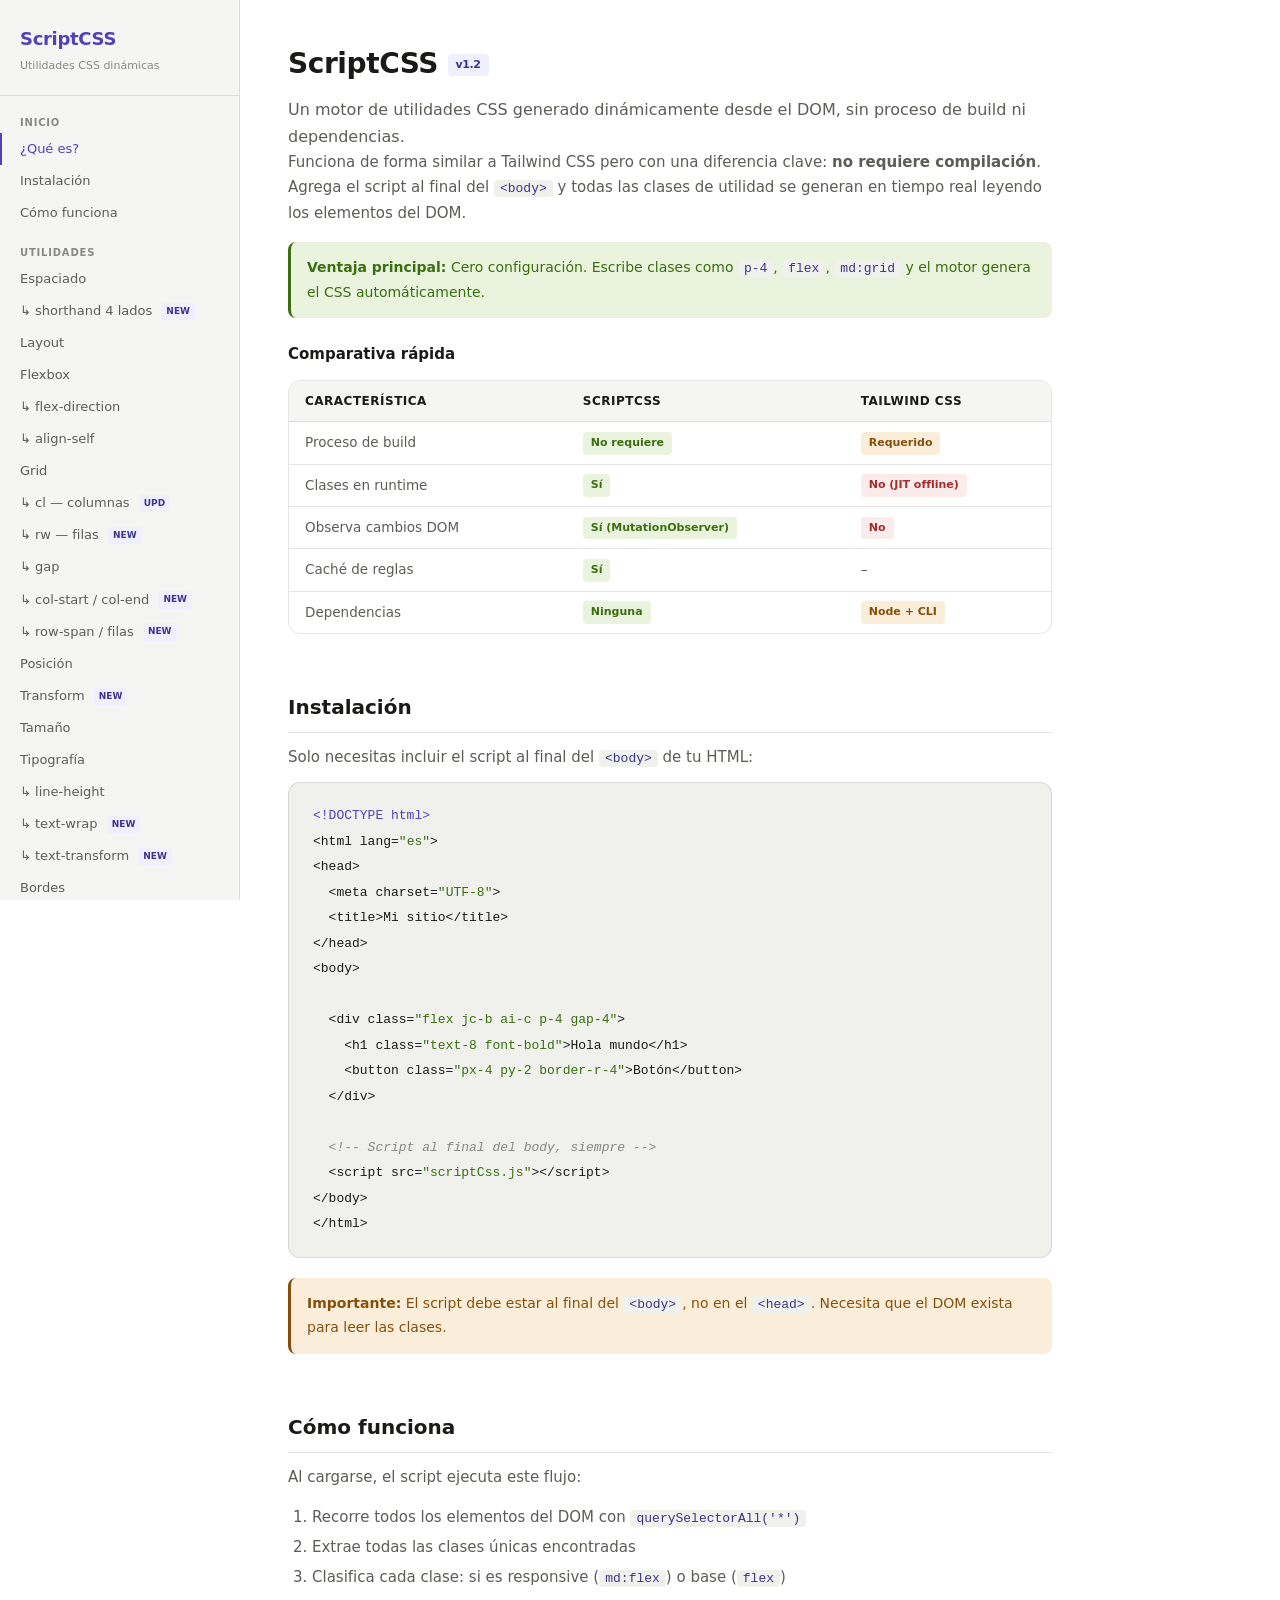
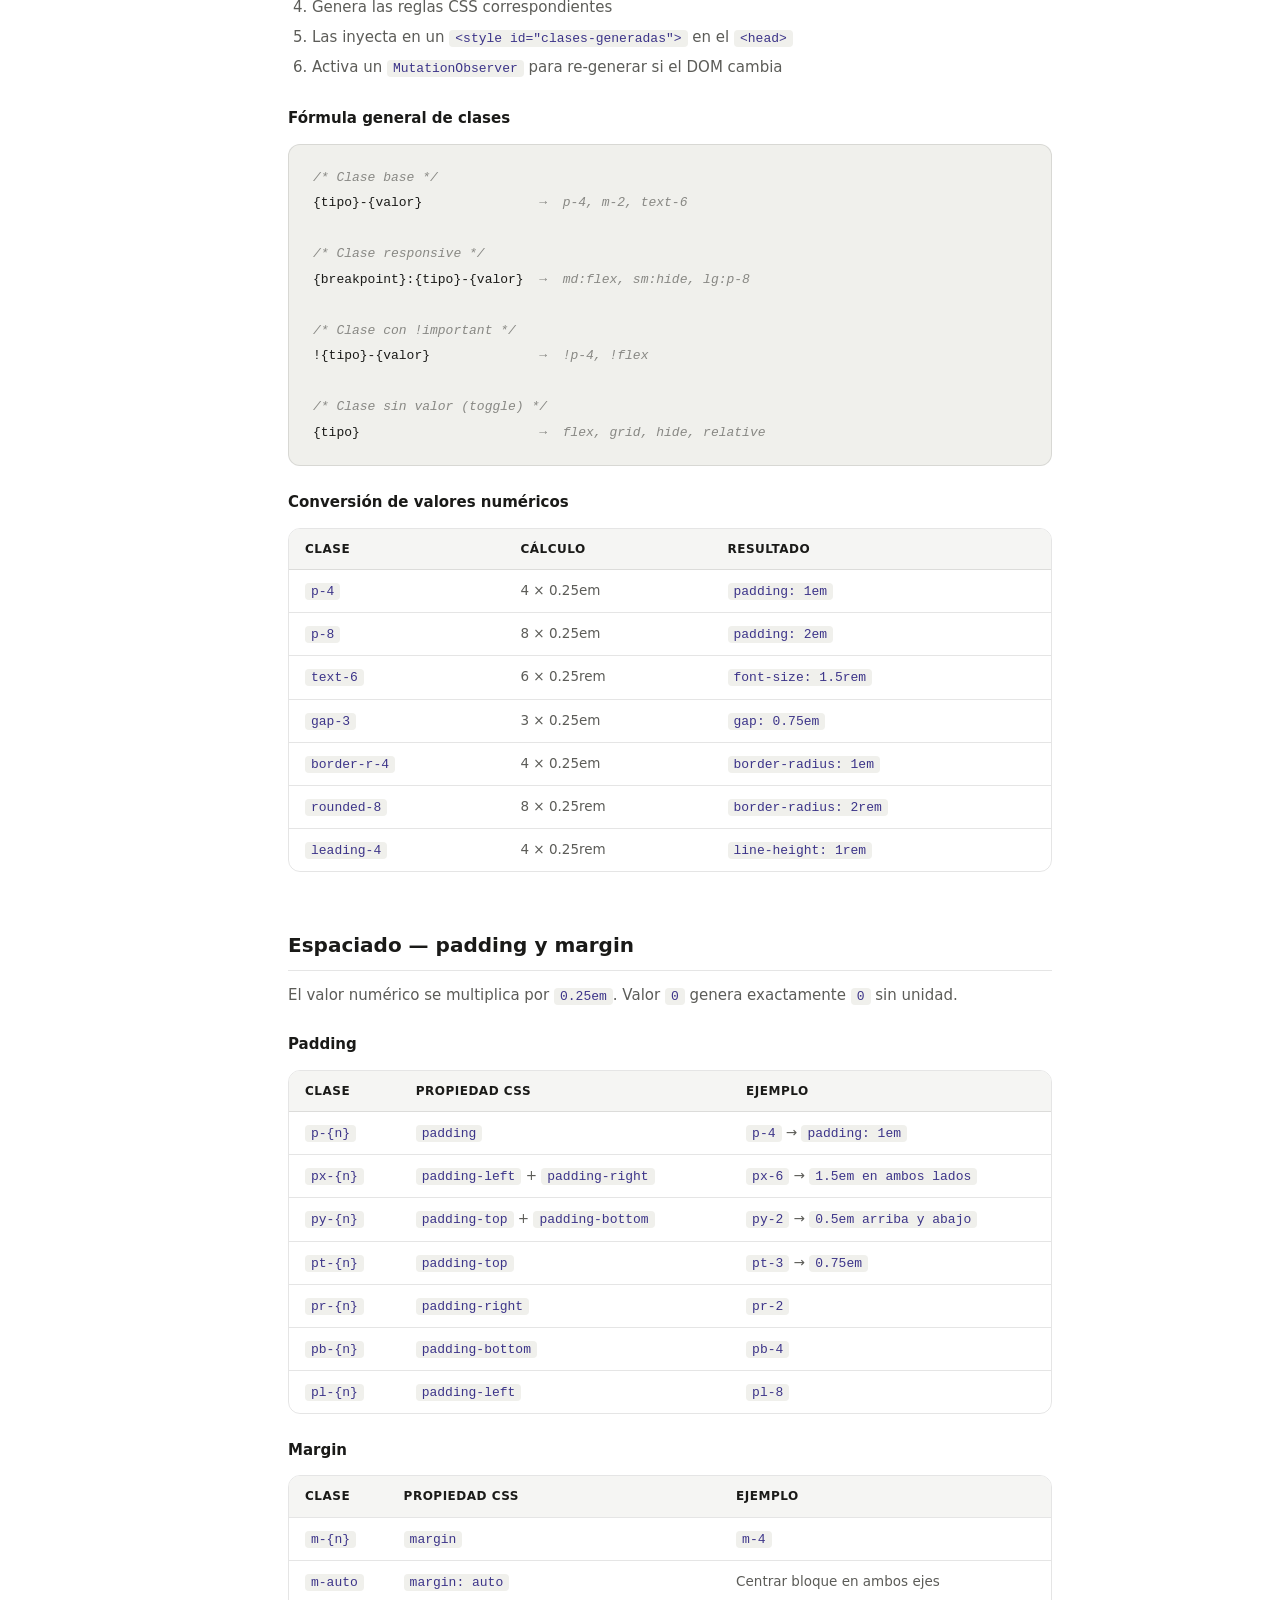
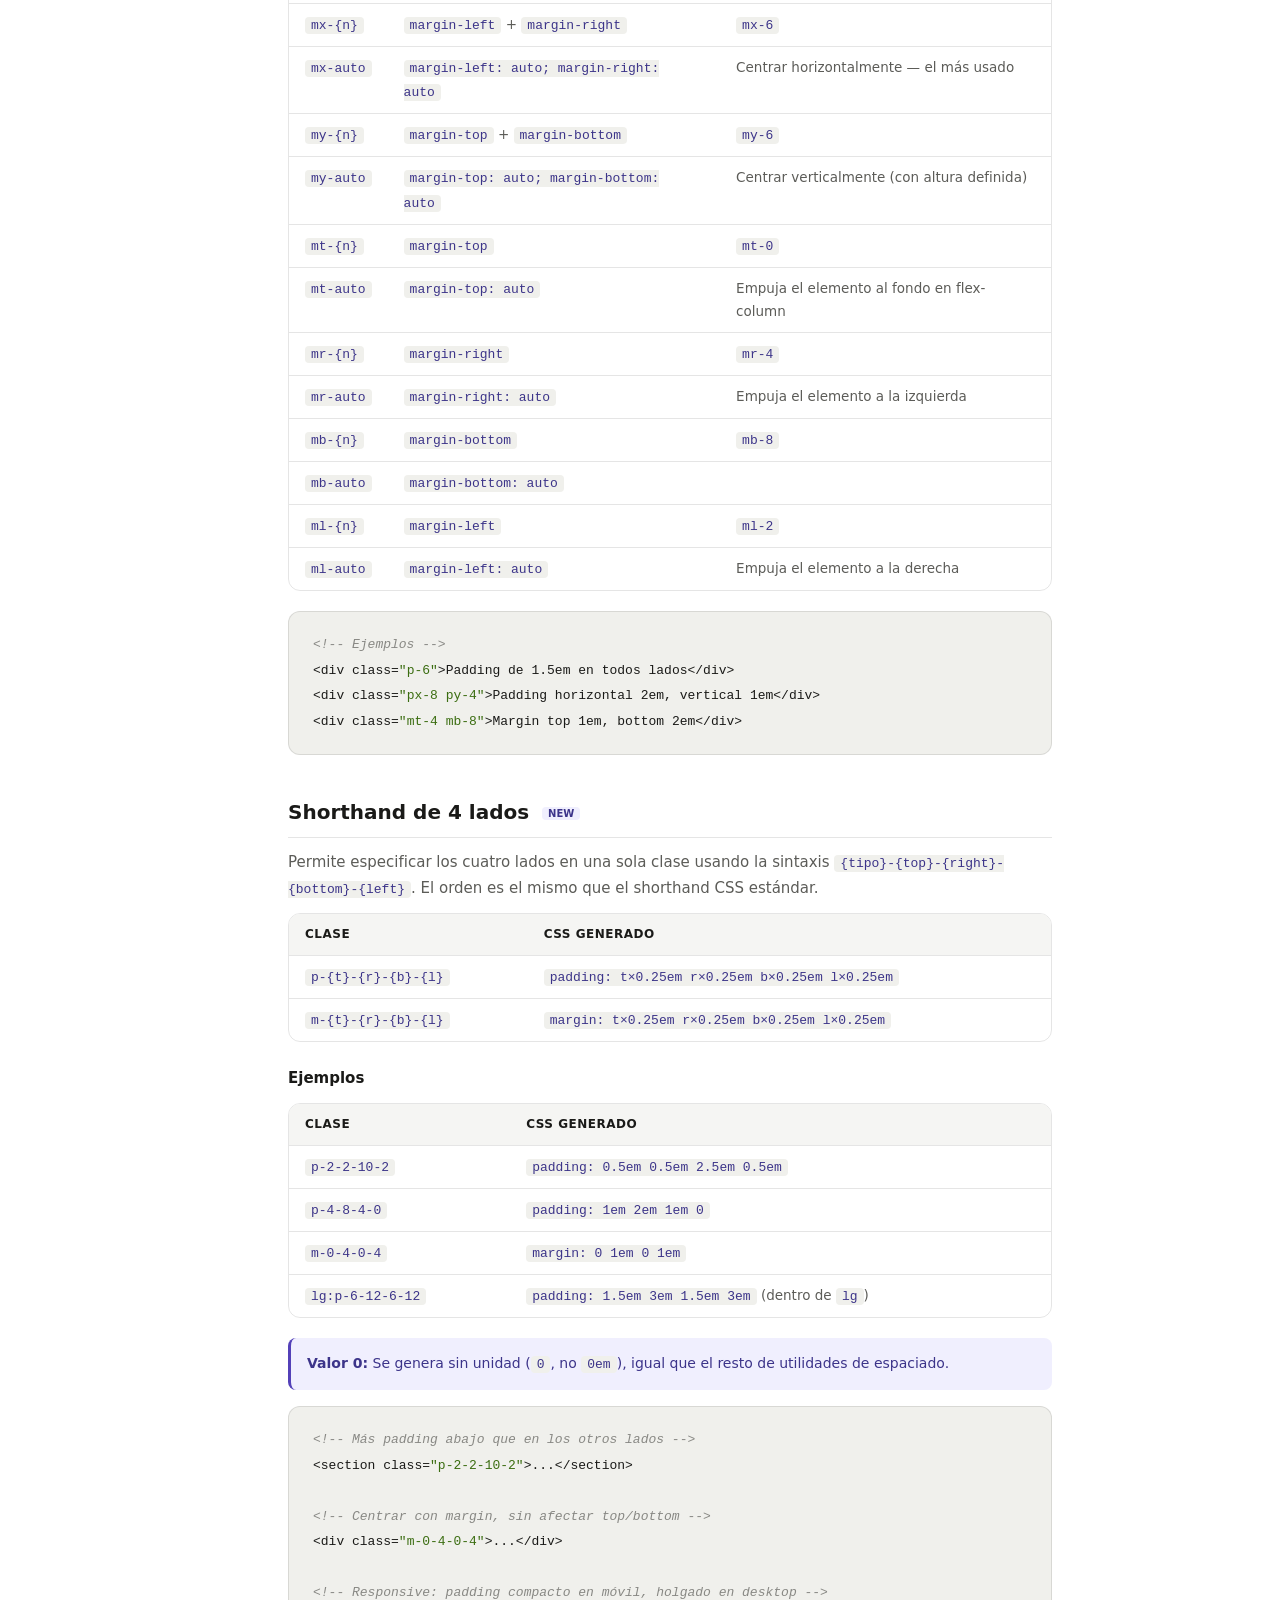
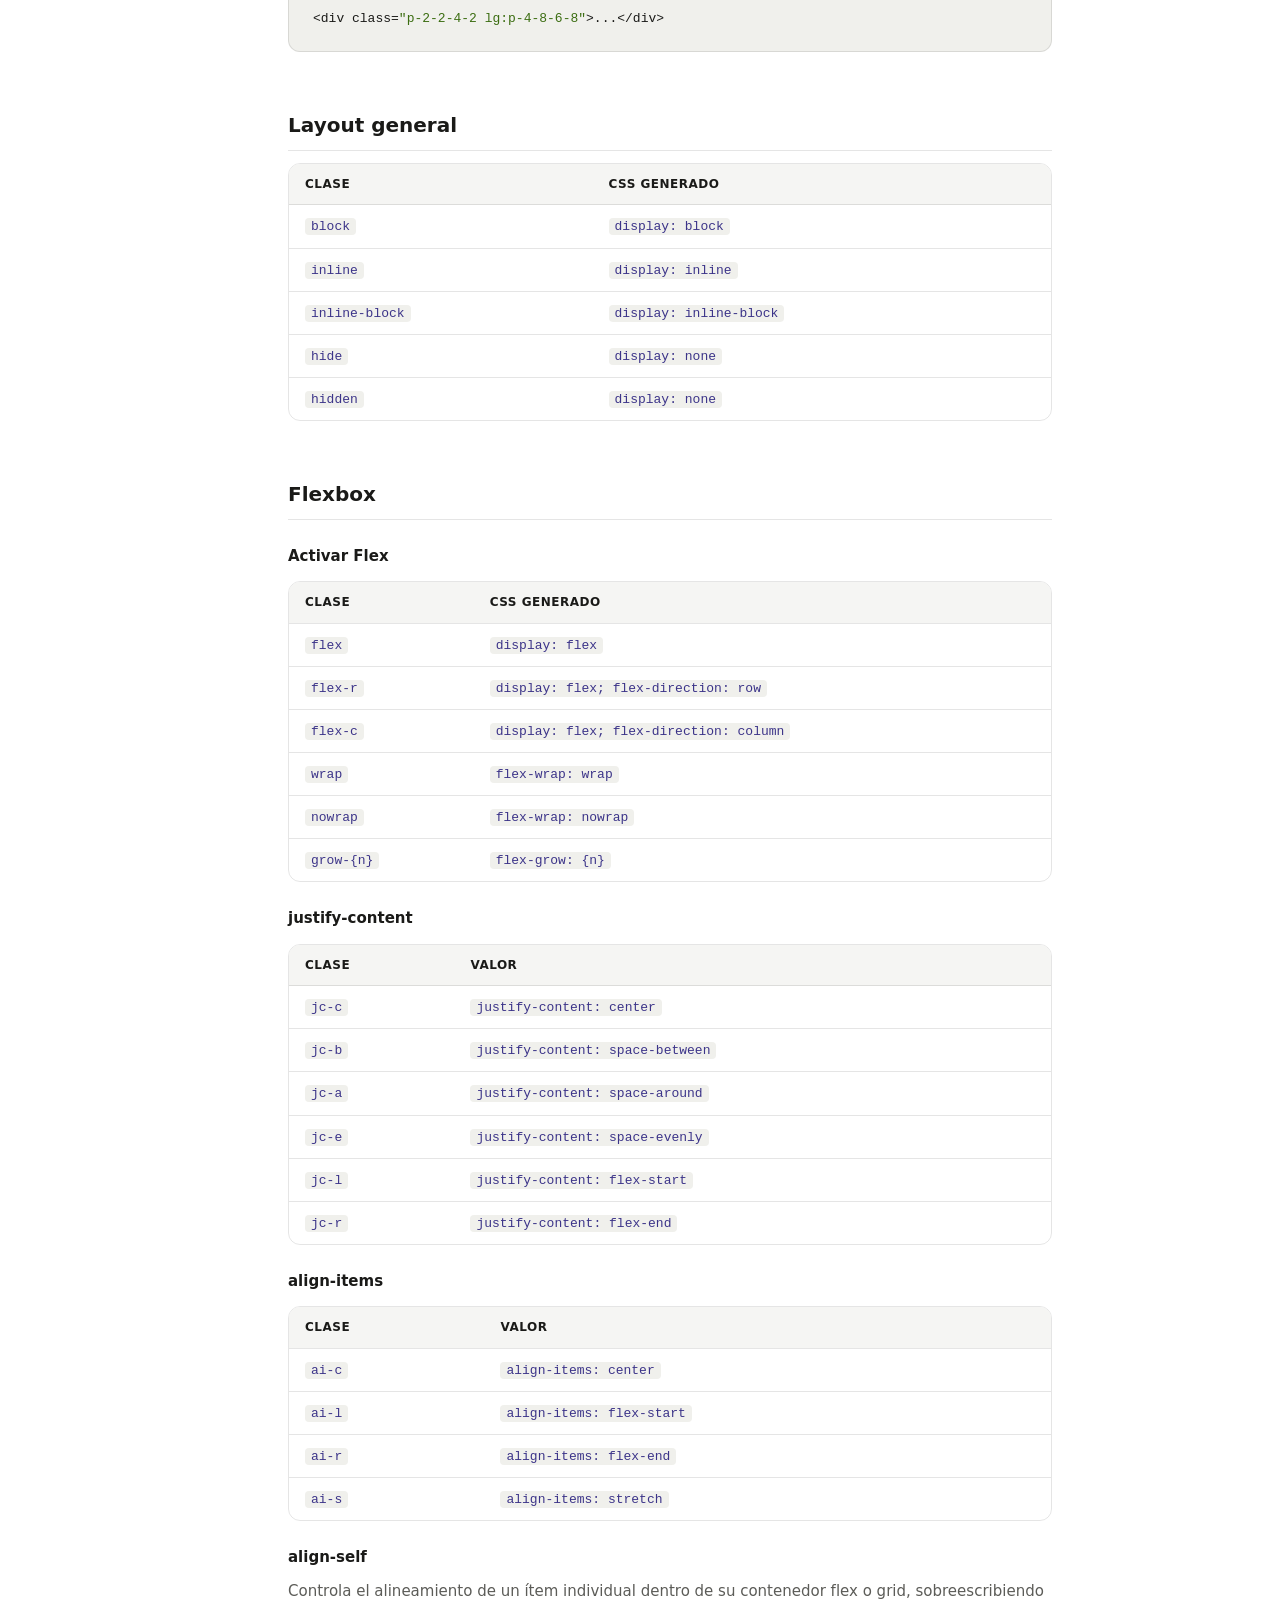
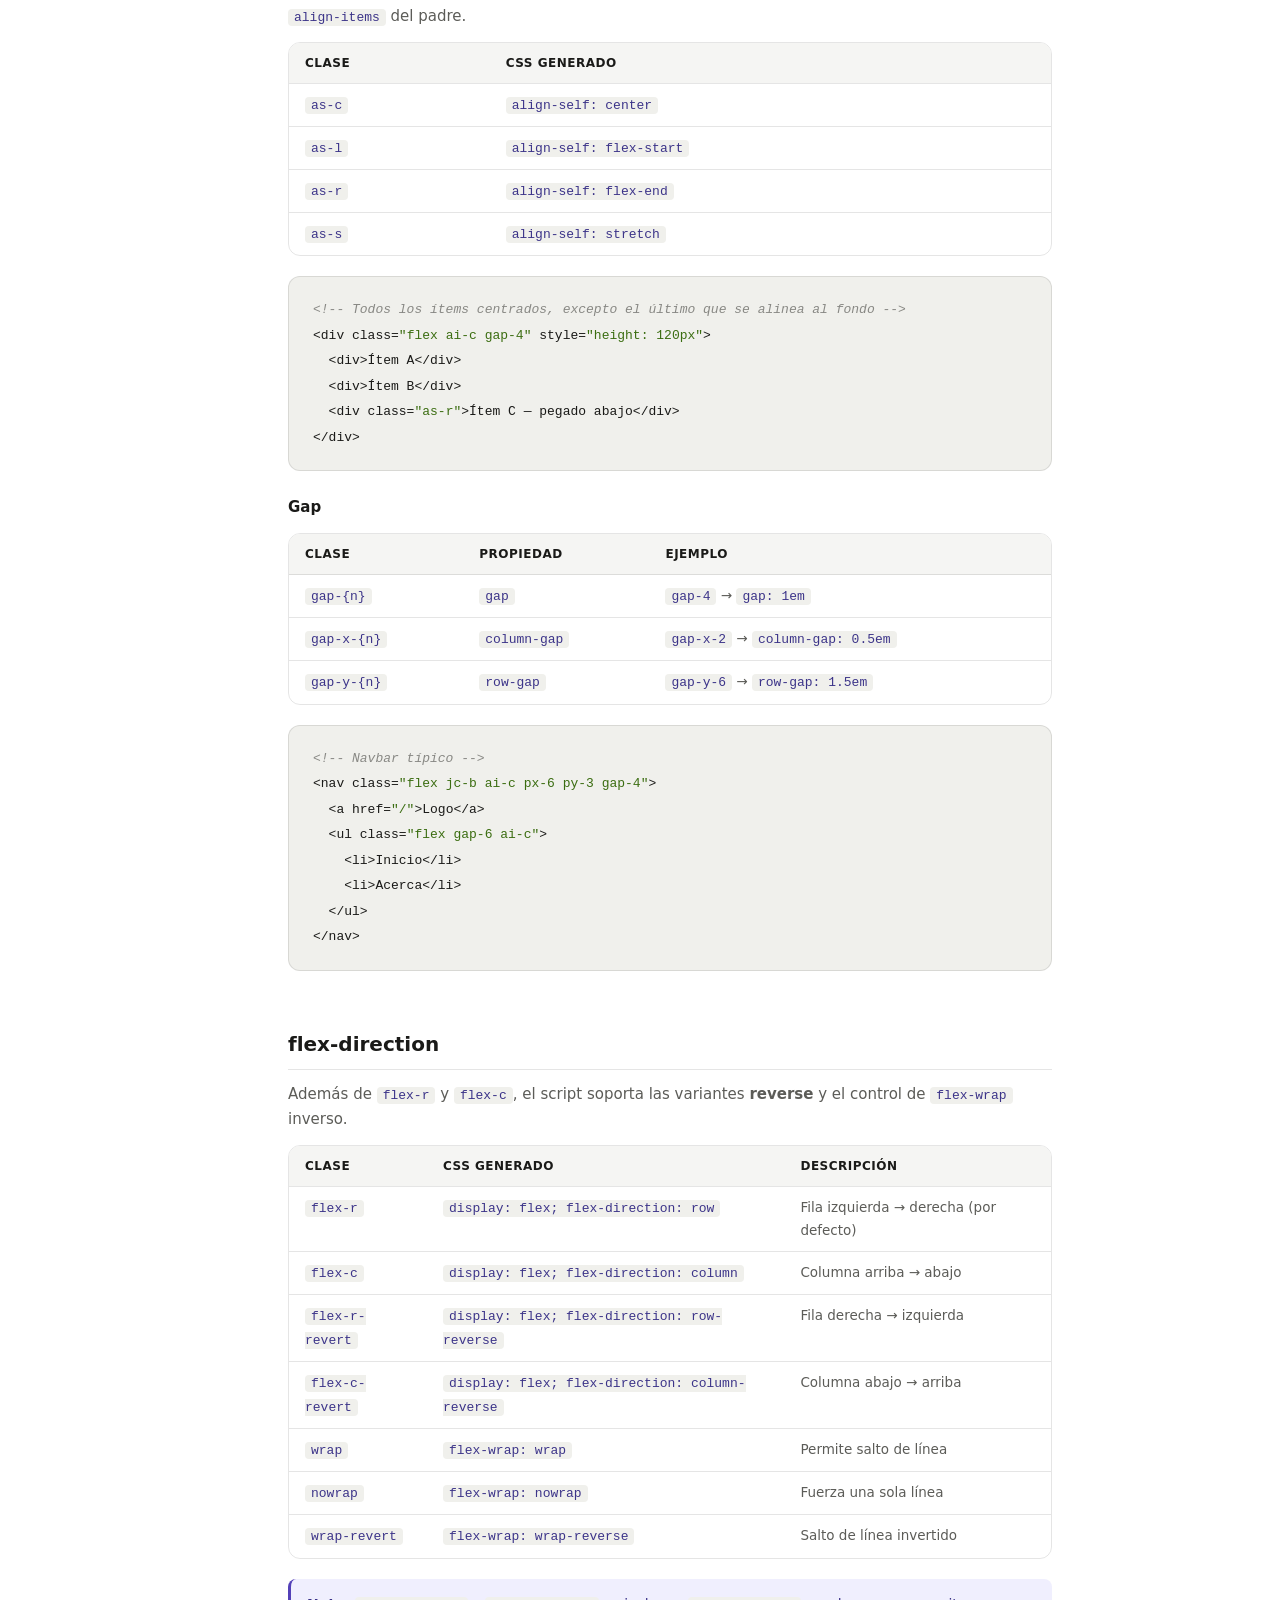
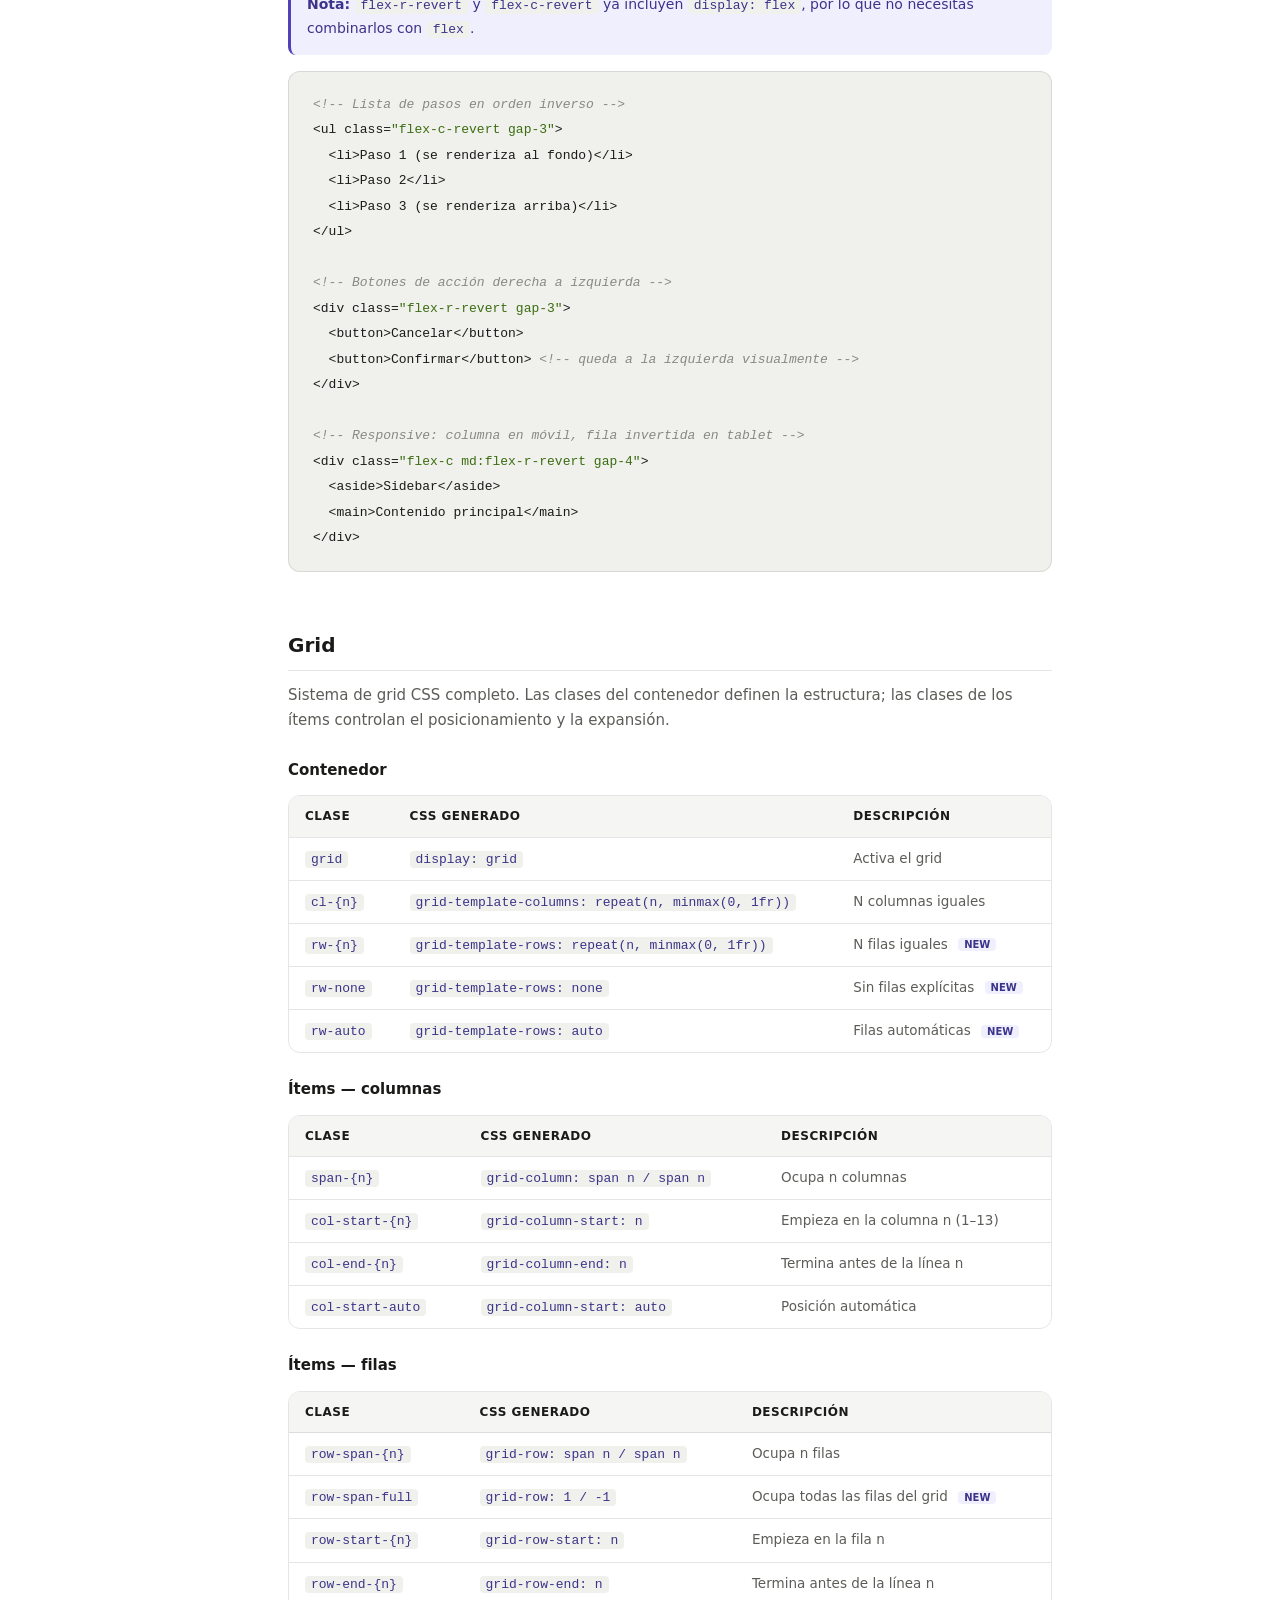
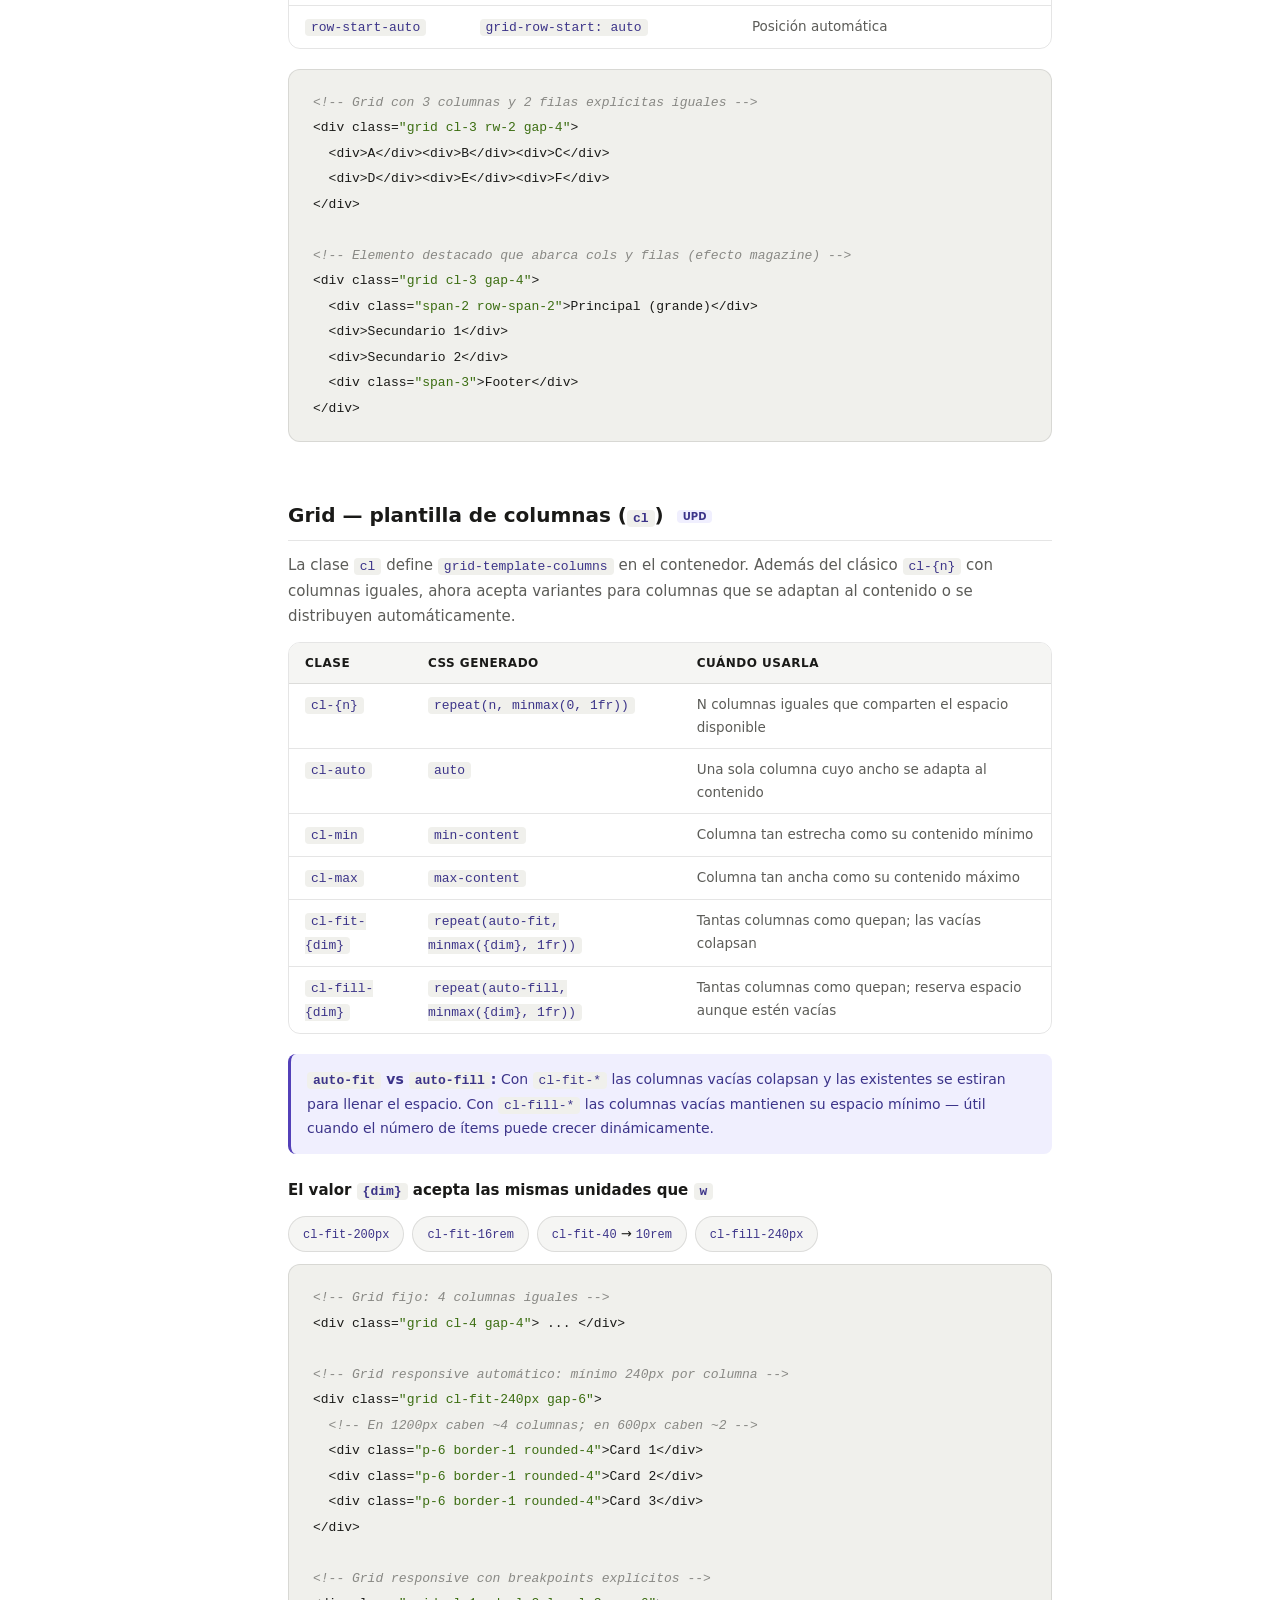
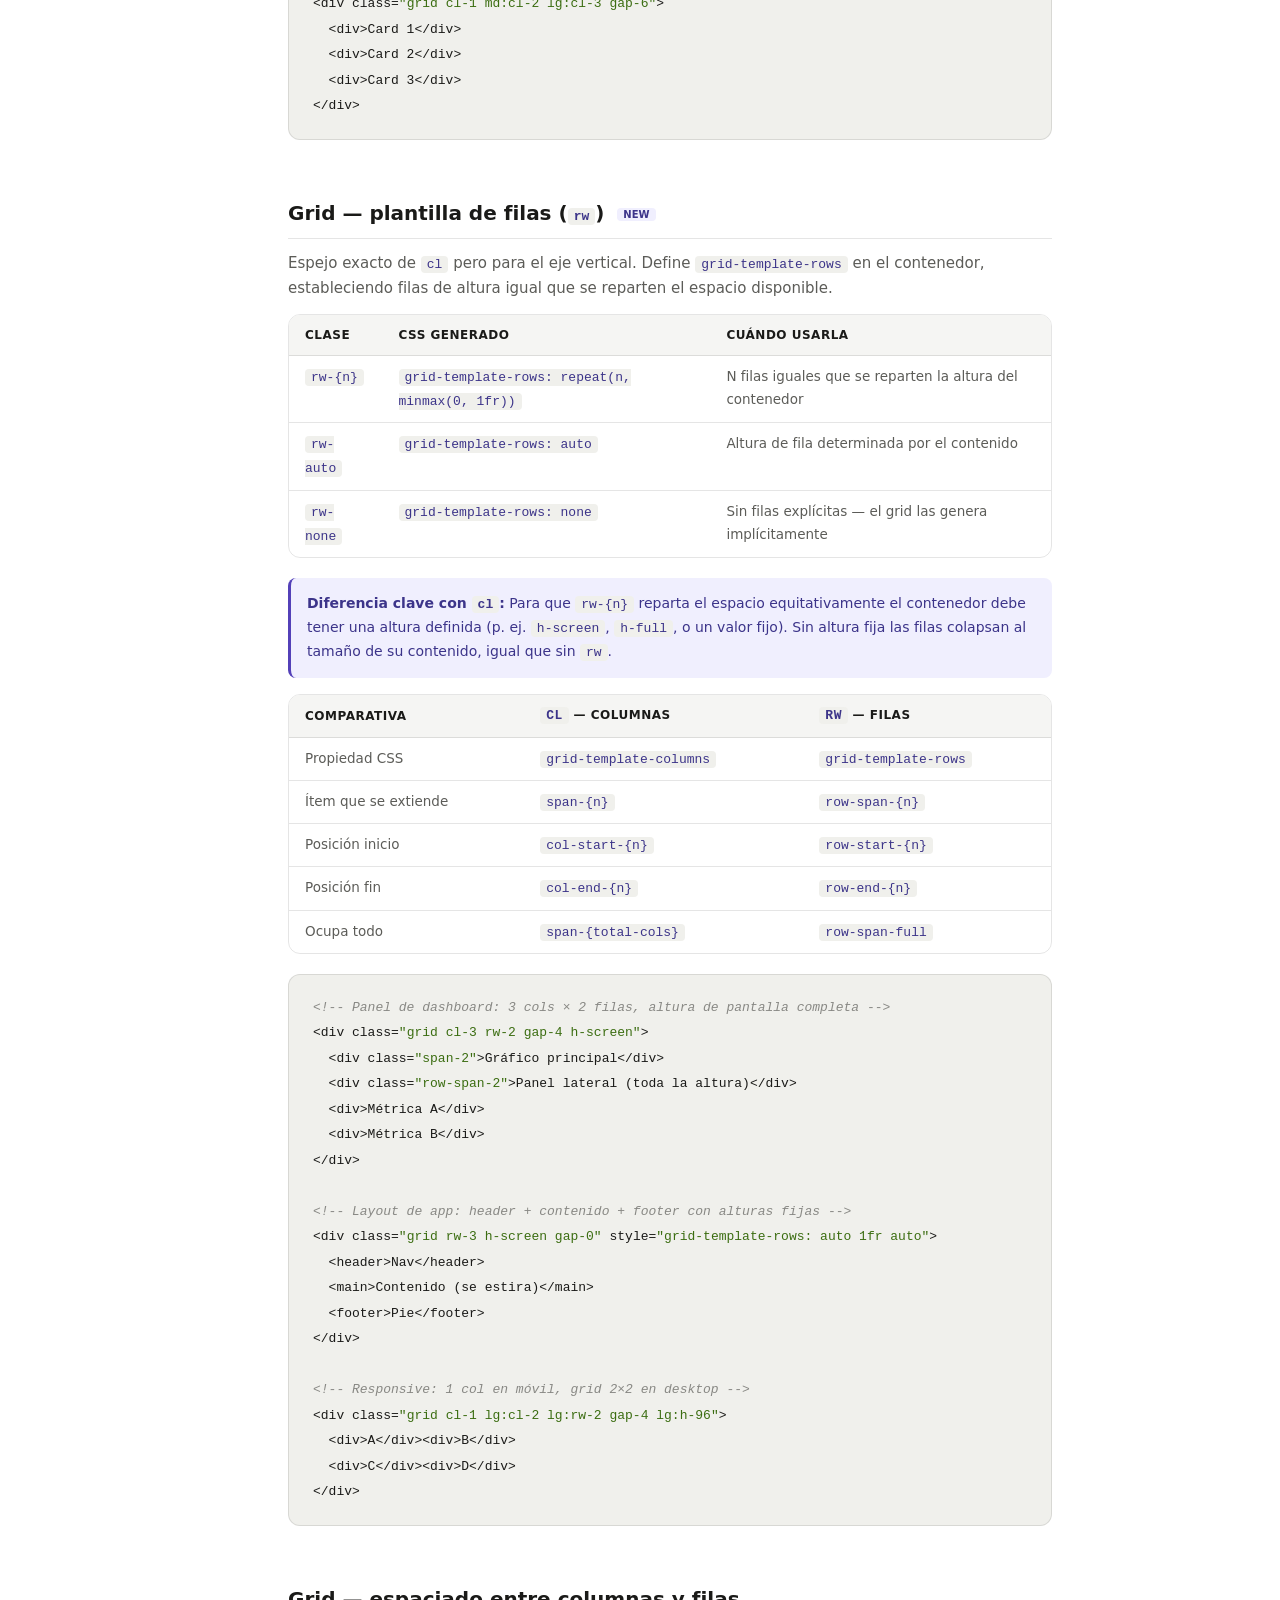
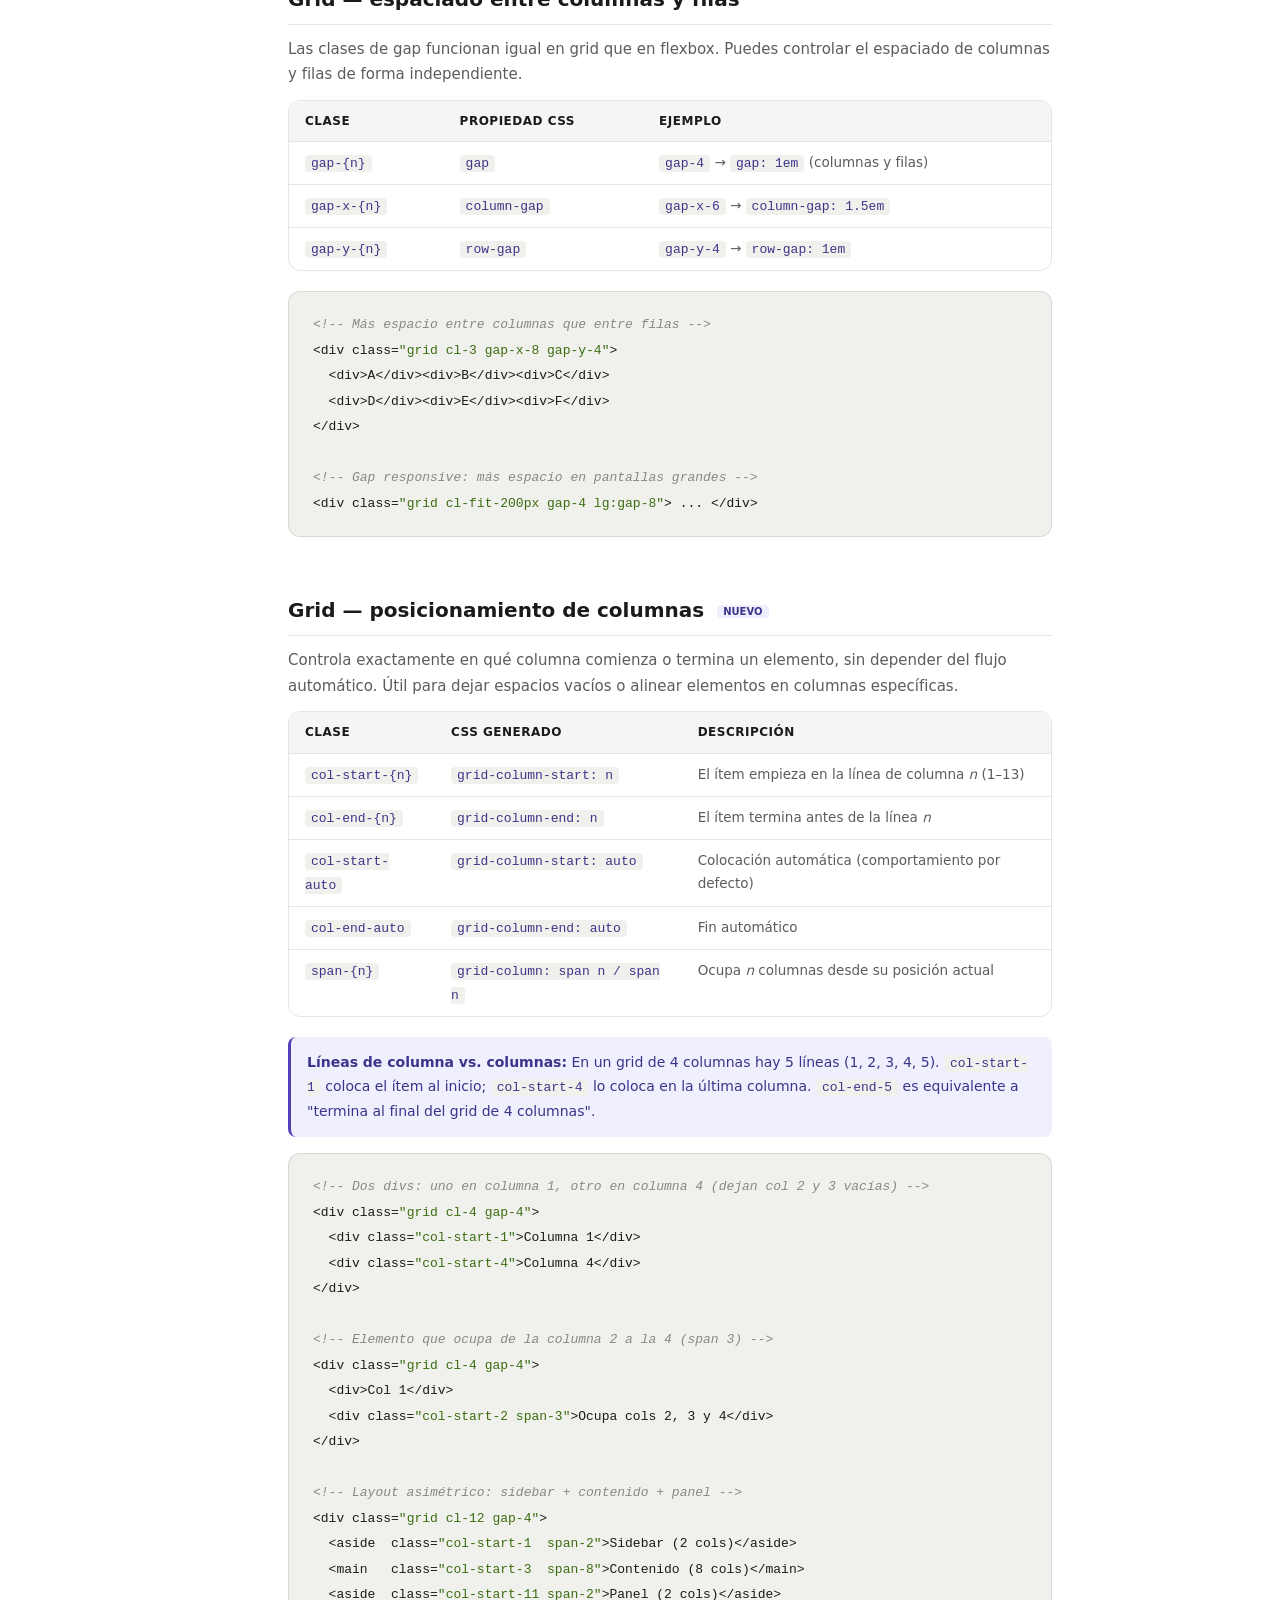
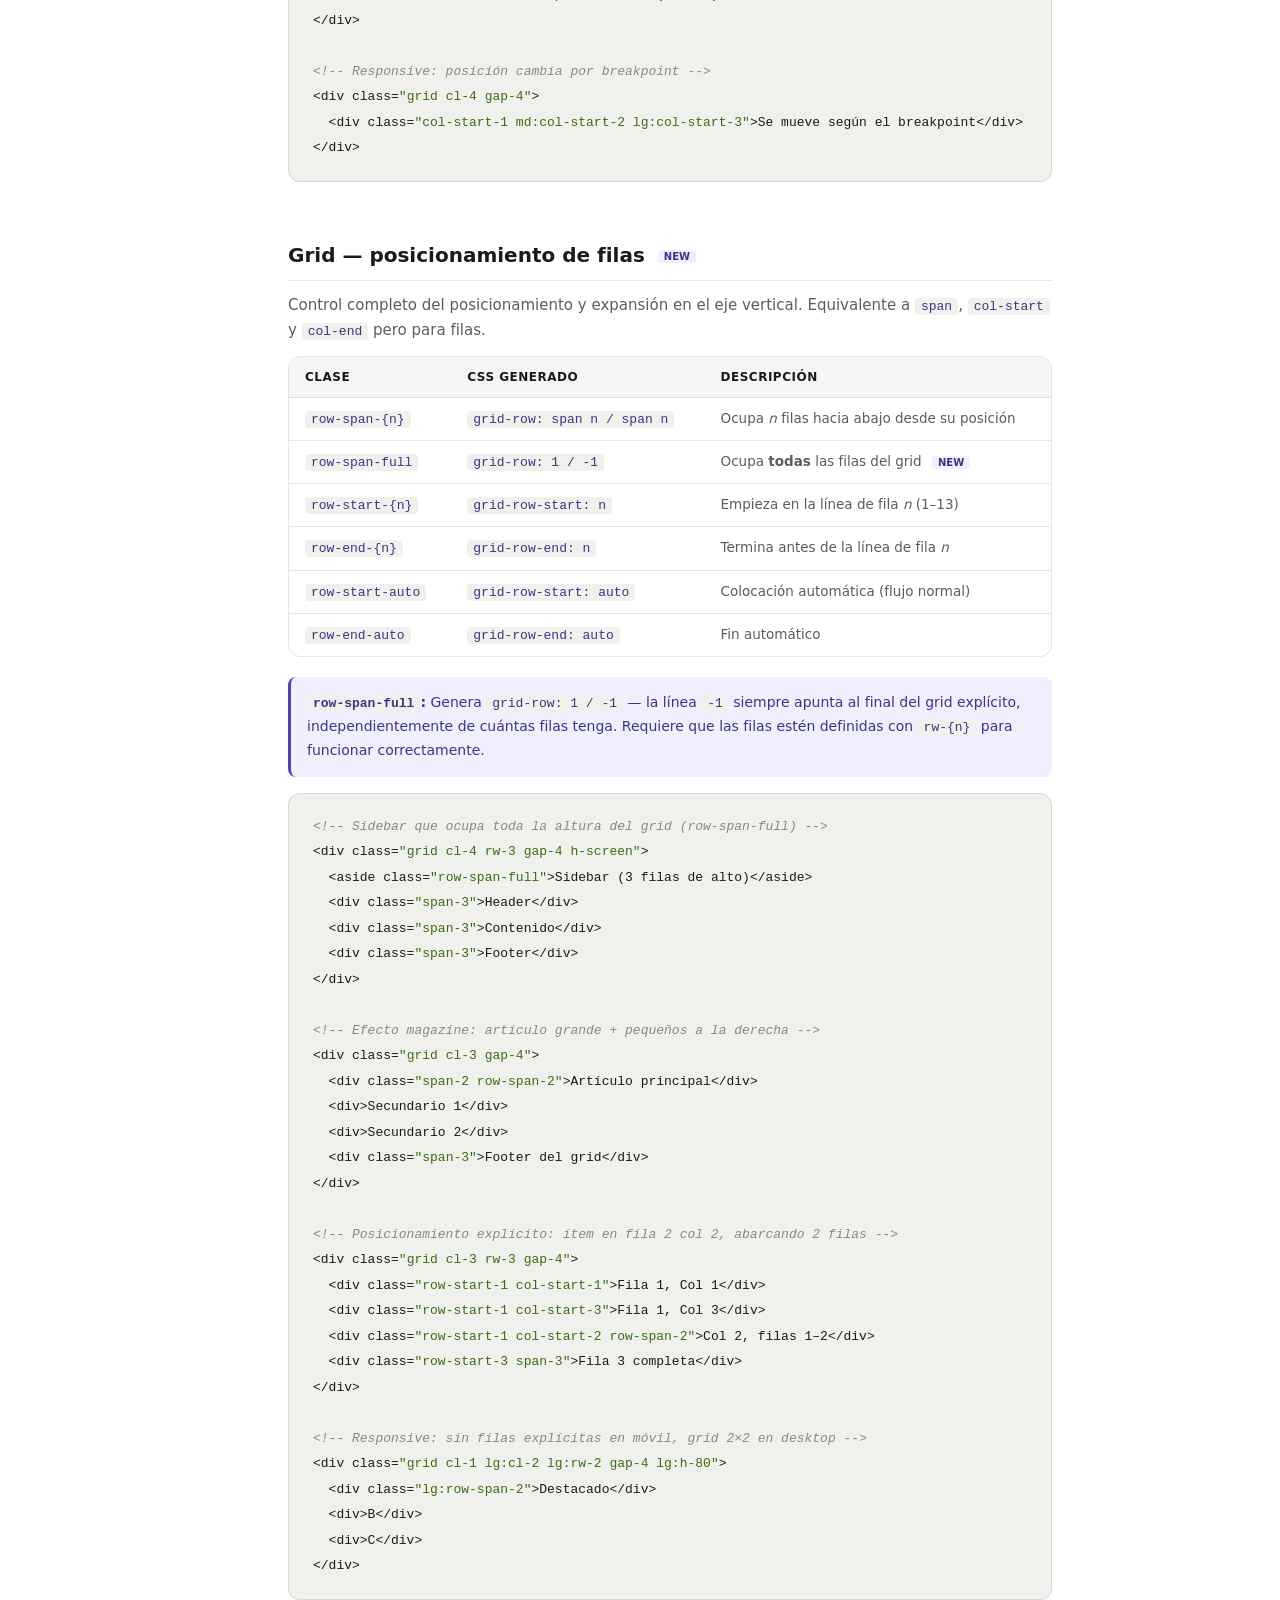
<file: manual/scriptCss-documentacion_DEMO.html>
<!DOCTYPE html>
<html lang="es">
<head>
<meta charset="UTF-8">
<meta name="viewport" content="width=device-width, initial-scale=1.0">
<title>ScriptCSS – Documentación</title>
<style>
  :root {
    --bg: #ffffff;
    --bg2: #f5f5f3;
    --bg3: #eeeee9;
    --text: #1a1a18;
    --text2: #5c5c58;
    --text3: #888884;
    --border: rgba(0,0,0,0.1);
    --accent: #5340b8;
    --accent-bg: #f0effe;
    --accent-text: #3c348a;
    --green: #3b6d11;
    --green-bg: #eaf3de;
    --amber: #854f0b;
    --amber-bg: #faeeda;
    --red: #a32d2d;
    --red-bg: #fcebeb;
    --code-bg: #f0f0ec;
    --code-text: #3c3489;
    --radius: 8px;
    --radius-lg: 12px;
  }
  @media (prefers-color-scheme: dark) {
    :root {
      --bg: #1c1c1a; --bg2: #242422; --bg3: #2c2c2a;
      --text: #e8e8e0; --text2: #9c9a90; --text3: #6c6c64;
      --border: rgba(255,255,255,0.1);
      --accent: #9f93ef; --accent-bg: #26215c; --accent-text: #cec8f6;
      --green: #97c459; --green-bg: #173404;
      --amber: #ef9f27; --amber-bg: #412402;
      --red: #f09595; --red-bg: #501313;
      --code-bg: #2a2a28; --code-text: #a99fec;
    }
  }
  * { box-sizing: border-box; margin: 0; padding: 0; }
  body { font-family: system-ui, -apple-system, sans-serif; background: var(--bg); color: var(--text); font-size: 15px; line-height: 1.7; }
  .layout { display: flex; min-height: 100vh; }

  /* Sidebar */
  .sidebar { width: 240px; min-width: 240px; border-right: 1px solid var(--border); padding: 24px 0; position: sticky; top: 0; height: 100vh; overflow-y: auto; background: var(--bg2); }
  .sidebar-logo { padding: 0 20px 20px; border-bottom: 1px solid var(--border); margin-bottom: 12px; }
  .sidebar-logo span { font-size: 18px; font-weight: 600; color: var(--accent); letter-spacing: -0.3px; }
  .sidebar-logo small { display: block; font-size: 11px; color: var(--text3); margin-top: 2px; }
  .nav-section { padding: 6px 20px 2px; font-size: 10px; font-weight: 600; text-transform: uppercase; letter-spacing: 0.8px; color: var(--text3); margin-top: 8px; }
  .sidebar a { display: block; padding: 5px 20px; font-size: 13px; color: var(--text2); text-decoration: none; transition: color 0.15s, background 0.15s; }
  .sidebar a:hover { color: var(--text); background: var(--bg3); }
  .sidebar a.active { color: var(--accent); font-weight: 500; border-left: 2px solid var(--accent); padding-left: 18px; }
  .sidebar a .badge-new { display: inline-block; font-size: 9px; font-weight: 700; background: var(--accent-bg); color: var(--accent-text); padding: 1px 5px; border-radius: 3px; margin-left: 5px; vertical-align: middle; }

  /* Main */
  .main { flex: 1; max-width: 860px; padding: 40px 48px; }

  section { margin-bottom: 56px; scroll-margin-top: 24px; }
  h1 { font-size: 28px; font-weight: 600; color: var(--text); margin-bottom: 8px; letter-spacing: -0.4px; }
  h2 { font-size: 20px; font-weight: 600; color: var(--text); margin: 40px 0 12px; padding-bottom: 8px; border-bottom: 1px solid var(--border); }
  h3 { font-size: 15px; font-weight: 600; color: var(--text); margin: 24px 0 8px; }
  p { color: var(--text2); margin-bottom: 12px; }
  .lead { font-size: 16px; color: var(--text2); margin-bottom: 0; }

  .badge { display: inline-block; font-size: 11px; font-weight: 600; padding: 2px 8px; border-radius: 4px; vertical-align: middle; }
  .badge-purple { background: var(--accent-bg); color: var(--accent-text); }
  .badge-green  { background: var(--green-bg);  color: var(--green);  }
  .badge-amber  { background: var(--amber-bg);  color: var(--amber);  }
  .badge-red    { background: var(--red-bg);    color: var(--red);    }
  .badge-new-inline { background: var(--accent-bg); color: var(--accent-text); font-size: 10px; font-weight: 700; padding: 1px 6px; border-radius: 4px; vertical-align: middle; margin-left: 6px; }

  code { font-family: 'Fira Code', 'Cascadia Code', monospace; font-size: 13px; background: var(--code-bg); color: var(--code-text); padding: 1px 6px; border-radius: 4px; }
  pre { background: var(--code-bg); border: 1px solid var(--border); border-radius: var(--radius-lg); padding: 20px 24px; overflow-x: auto; margin: 12px 0 20px; }
  pre code { background: none; padding: 0; font-size: 13px; line-height: 1.6; color: var(--text); }
  .kw { color: var(--accent); }
  .str { color: var(--green); }
  .cmt { color: var(--text3); font-style: italic; }
  .val { color: var(--amber); }

  .table-wrap { overflow-x: auto; margin: 12px 0 20px; border-radius: var(--radius-lg); border: 1px solid var(--border); }
  table { width: 100%; border-collapse: collapse; font-size: 13.5px; }
  th { background: var(--bg2); color: var(--text); font-weight: 600; font-size: 12px; text-transform: uppercase; letter-spacing: 0.5px; padding: 10px 16px; text-align: left; }
  td { padding: 9px 16px; border-top: 1px solid var(--border); color: var(--text2); vertical-align: top; }
  tr:hover td { background: var(--bg2); }

  .alert { border-radius: var(--radius); padding: 14px 16px; margin: 16px 0; font-size: 14px; }
  .alert-info  { background: var(--accent-bg); color: var(--accent-text); border-left: 3px solid var(--accent); }
  .alert-amber { background: var(--amber-bg);  color: var(--amber);        border-left: 3px solid var(--amber); }
  .alert-green { background: var(--green-bg);  color: var(--green);        border-left: 3px solid var(--green); }

  .bp-grid { display: flex; gap: 8px; flex-wrap: wrap; margin: 12px 0; }
  .bp-pill { background: var(--bg2); border: 1px solid var(--border); border-radius: 20px; padding: 6px 14px; font-size: 13px; }
  .bp-pill code { background: none; padding: 0; font-size: 12px; }

  .project-grid { display: grid; grid-template-columns: repeat(auto-fit, minmax(220px, 1fr)); gap: 14px; margin: 16px 0 24px; }
  .project-card { background: var(--bg2); border: 1px solid var(--border); border-radius: var(--radius-lg); padding: 18px 20px; }
  .project-card h4 { font-size: 14px; font-weight: 600; color: var(--text); margin-bottom: 6px; }
  .project-card p  { font-size: 13px; color: var(--text2); margin: 0; }
  .project-card .tag { display: inline-block; font-size: 11px; background: var(--bg3); color: var(--text3); padding: 2px 7px; border-radius: 4px; margin-bottom: 8px; }

  /* w-responsive visual scale */
  .wr-scale { margin: 16px 0 24px; }
  .wr-row { display: flex; align-items: center; gap: 12px; margin-bottom: 8px; font-size: 13px; }
  .wr-label { width: 36px; font-weight: 600; color: var(--accent); }
  .wr-bar-wrap { flex: 1; background: var(--bg3); border-radius: 4px; height: 10px; overflow: hidden; }
  .wr-bar-fill { height: 100%; background: var(--accent-bg); border-right: 2px solid var(--accent); border-radius: 4px; }
  .wr-info { font-size: 12px; color: var(--text3); min-width: 180px; }

  @media (max-width: 720px) {
    .sidebar { display: none; }
    .main { padding: 24px 20px; }
  }
</style>
</head>
<body>
<div class="layout">

<!-- ─── SIDEBAR ──────────────────────────────────────────────── -->
<nav class="sidebar">
  <div class="sidebar-logo">
    <span>ScriptCSS</span>
    <small>Utilidades CSS dinámicas</small>
  </div>
  <div class="nav-section">Inicio</div>
  <a href="#intro">¿Qué es?</a>
  <a href="#install">Instalación</a>
  <a href="#como-funciona">Cómo funciona</a>
  <div class="nav-section">Utilidades</div>
  <a href="#spacing">Espaciado</a>
  <a href="#spacing-multi">↳ shorthand 4 lados <span class="badge-new">NEW</span></a>
  <a href="#layout">Layout</a>
  <a href="#flexbox">Flexbox</a>
  <a href="#flex-direction">↳ flex-direction</a>
  <a href="#align-self">↳ align-self</a>
  <a href="#grid">Grid</a>
  <a href="#grid-template">↳ cl — columnas <span class="badge-new">UPD</span></a>
  <a href="#grid-rw">↳ rw — filas <span class="badge-new">NEW</span></a>
  <a href="#grid-gap">↳ gap</a>
  <a href="#grid-placement">↳ col-start / col-end <span class="badge-new">NEW</span></a>
  <a href="#grid-rows">↳ row-span / filas <span class="badge-new">NEW</span></a>
  <a href="#posicion">Posición</a>
  <a href="#transform">Transform <span class="badge-new">NEW</span></a>
  <a href="#tamanio">Tamaño</a>
  <a href="#tipografia">Tipografía</a>
  <a href="#leading">↳ line-height</a>
  <a href="#text-wrap">↳ text-wrap <span class="badge-new">NEW</span></a>
  <a href="#text-transform">↳ text-transform <span class="badge-new">NEW</span></a>
  <a href="#bordes">Bordes</a>
  <a href="#bordes-lados">↳ lados individuales <span class="badge-new">NEW</span></a>
  <a href="#bordes-multi">↳ shorthand 4 lados <span class="badge-new">NEW</span></a>
  <a href="#bordes-radio">↳ radio por esquina <span class="badge-new">NEW</span></a>
  <a href="#display">Display</a>
  <a href="#overflow">Overflow</a>
  <a href="#otros">Otros</a>
  <div class="nav-section">Avanzado</div>
  <a href="#responsive">Responsive <span class="badge-new">UPD</span></a>
  <a href="#responsive-max">↳ max-* (hasta límite) <span class="badge-new">NEW</span></a>
  <a href="#responsive-min">↳ min-* (desde límite) <span class="badge-new">NEW</span></a>
  <a href="#important">!important</a>
  <a href="#negativos">Valores negativos <span class="badge-new">NEW</span></a>
  <a href="#w-responsive">w-responsive <span class="badge-new">UPD</span></a>
  <a href="#cache">Caché interno</a>
  <a href="#integracion">Integración</a>
</nav>

<!-- ─── MAIN ──────────────────────────────────────────────────── -->
<main class="main">

  <!-- INTRO -->
  <section id="intro">
    <h1>ScriptCSS <span class="badge badge-purple">v1.2</span></h1>
    <p class="lead">Un motor de utilidades CSS generado dinámicamente desde el DOM, sin proceso de build ni dependencias.</p>
    <p>Funciona de forma similar a Tailwind CSS pero con una diferencia clave: <strong>no requiere compilación</strong>. Agrega el script al final del <code>&lt;body&gt;</code> y todas las clases de utilidad se generan en tiempo real leyendo los elementos del DOM.</p>
    <div class="alert alert-green">
      <strong>Ventaja principal:</strong> Cero configuración. Escribe clases como <code>p-4</code>, <code>flex</code>, <code>md:grid</code> y el motor genera el CSS automáticamente.
    </div>
    <h3>Comparativa rápida</h3>
    <div class="table-wrap">
      <table>
        <tr><th>Característica</th><th>ScriptCSS</th><th>Tailwind CSS</th></tr>
        <tr><td>Proceso de build</td><td><span class="badge badge-green">No requiere</span></td><td><span class="badge badge-amber">Requerido</span></td></tr>
        <tr><td>Clases en runtime</td><td><span class="badge badge-green">Sí</span></td><td><span class="badge badge-red">No (JIT offline)</span></td></tr>
        <tr><td>Observa cambios DOM</td><td><span class="badge badge-green">Sí (MutationObserver)</span></td><td><span class="badge badge-red">No</span></td></tr>
        <tr><td>Caché de reglas</td><td><span class="badge badge-green">Sí</span></td><td>–</td></tr>
        <tr><td>Dependencias</td><td><span class="badge badge-green">Ninguna</span></td><td><span class="badge badge-amber">Node + CLI</span></td></tr>
      </table>
    </div>
  </section>

  <!-- INSTALACIÓN -->
  <section id="install">
    <h2>Instalación</h2>
    <p>Solo necesitas incluir el script al final del <code>&lt;body&gt;</code> de tu HTML:</p>
    <pre><code><span class="kw">&lt;!DOCTYPE html&gt;</span>
&lt;html lang=<span class="str">"es"</span>&gt;
&lt;head&gt;
  &lt;meta charset=<span class="str">"UTF-8"</span>&gt;
  &lt;title&gt;Mi sitio&lt;/title&gt;
&lt;/head&gt;
&lt;body&gt;

  &lt;div class=<span class="str">"flex jc-b ai-c p-4 gap-4"</span>&gt;
    &lt;h1 class=<span class="str">"text-8 font-bold"</span>&gt;Hola mundo&lt;/h1&gt;
    &lt;button class=<span class="str">"px-4 py-2 border-r-4"</span>&gt;Botón&lt;/button&gt;
  &lt;/div&gt;

  <span class="cmt">&lt;!-- Script al final del body, siempre --&gt;</span>
  &lt;script src=<span class="str">"scriptCss.js"</span>&gt;&lt;/script&gt;
&lt;/body&gt;
&lt;/html&gt;</code></pre>
    <div class="alert alert-amber">
      <strong>Importante:</strong> El script debe estar al final del <code>&lt;body&gt;</code>, no en el <code>&lt;head&gt;</code>. Necesita que el DOM exista para leer las clases.
    </div>
  </section>

  <!-- CÓMO FUNCIONA -->
  <section id="como-funciona">
    <h2>Cómo funciona</h2>
    <p>Al cargarse, el script ejecuta este flujo:</p>
    <ol style="color:var(--text2); padding-left: 24px; line-height: 2;">
      <li>Recorre todos los elementos del DOM con <code>querySelectorAll('*')</code></li>
      <li>Extrae todas las clases únicas encontradas</li>
      <li>Clasifica cada clase: si es responsive (<code>md:flex</code>) o base (<code>flex</code>)</li>
      <li>Genera las reglas CSS correspondientes</li>
      <li>Las inyecta en un <code>&lt;style id="clases-generadas"&gt;</code> en el <code>&lt;head&gt;</code></li>
      <li>Activa un <code>MutationObserver</code> para re-generar si el DOM cambia</li>
    </ol>
    <h3>Fórmula general de clases</h3>
    <pre><code><span class="cmt">/* Clase base */</span>
{tipo}-{valor}               <span class="cmt">→  p-4, m-2, text-6</span>

<span class="cmt">/* Clase responsive */</span>
{breakpoint}:{tipo}-{valor}  <span class="cmt">→  md:flex, sm:hide, lg:p-8</span>

<span class="cmt">/* Clase con !important */</span>
!{tipo}-{valor}              <span class="cmt">→  !p-4, !flex</span>

<span class="cmt">/* Clase sin valor (toggle) */</span>
{tipo}                       <span class="cmt">→  flex, grid, hide, relative</span></code></pre>

    <h3>Conversión de valores numéricos</h3>
    <div class="table-wrap">
      <table>
        <tr><th>Clase</th><th>Cálculo</th><th>Resultado</th></tr>
        <tr><td><code>p-4</code></td><td>4 × 0.25em</td><td><code>padding: 1em</code></td></tr>
        <tr><td><code>p-8</code></td><td>8 × 0.25em</td><td><code>padding: 2em</code></td></tr>
        <tr><td><code>text-6</code></td><td>6 × 0.25rem</td><td><code>font-size: 1.5rem</code></td></tr>
        <tr><td><code>gap-3</code></td><td>3 × 0.25em</td><td><code>gap: 0.75em</code></td></tr>
        <tr><td><code>border-r-4</code></td><td>4 × 0.25em</td><td><code>border-radius: 1em</code></td></tr>
        <tr><td><code>rounded-8</code></td><td>8 × 0.25rem</td><td><code>border-radius: 2rem</code></td></tr>
        <tr><td><code>leading-4</code></td><td>4 × 0.25rem</td><td><code>line-height: 1rem</code></td></tr>
      </table>
    </div>
  </section>

  <!-- ESPACIADO -->
  <section id="spacing">
    <h2>Espaciado — padding y margin</h2>
    <p>El valor numérico se multiplica por <code>0.25em</code>. Valor <code>0</code> genera exactamente <code>0</code> sin unidad.</p>
    <h3>Padding</h3>
    <div class="table-wrap">
      <table>
        <tr><th>Clase</th><th>Propiedad CSS</th><th>Ejemplo</th></tr>
        <tr><td><code>p-{n}</code></td><td><code>padding</code></td><td><code>p-4</code> → <code>padding: 1em</code></td></tr>
        <tr><td><code>px-{n}</code></td><td><code>padding-left</code> + <code>padding-right</code></td><td><code>px-6</code> → <code>1.5em en ambos lados</code></td></tr>
        <tr><td><code>py-{n}</code></td><td><code>padding-top</code> + <code>padding-bottom</code></td><td><code>py-2</code> → <code>0.5em arriba y abajo</code></td></tr>
        <tr><td><code>pt-{n}</code></td><td><code>padding-top</code></td><td><code>pt-3</code> → <code>0.75em</code></td></tr>
        <tr><td><code>pr-{n}</code></td><td><code>padding-right</code></td><td><code>pr-2</code></td></tr>
        <tr><td><code>pb-{n}</code></td><td><code>padding-bottom</code></td><td><code>pb-4</code></td></tr>
        <tr><td><code>pl-{n}</code></td><td><code>padding-left</code></td><td><code>pl-8</code></td></tr>
      </table>
    </div>
    <h3>Margin</h3>
    <div class="table-wrap">
      <table>
        <tr><th>Clase</th><th>Propiedad CSS</th><th>Ejemplo</th></tr>
        <tr><td><code>m-{n}</code></td><td><code>margin</code></td><td><code>m-4</code></td></tr>
        <tr><td><code>m-auto</code></td><td><code>margin: auto</code></td><td>Centrar bloque en ambos ejes</td></tr>
        <tr><td><code>mx-{n}</code></td><td><code>margin-left</code> + <code>margin-right</code></td><td><code>mx-6</code></td></tr>
        <tr><td><code>mx-auto</code></td><td><code>margin-left: auto; margin-right: auto</code></td><td>Centrar horizontalmente — el más usado</td></tr>
        <tr><td><code>my-{n}</code></td><td><code>margin-top</code> + <code>margin-bottom</code></td><td><code>my-6</code></td></tr>
        <tr><td><code>my-auto</code></td><td><code>margin-top: auto; margin-bottom: auto</code></td><td>Centrar verticalmente (con altura definida)</td></tr>
        <tr><td><code>mt-{n}</code></td><td><code>margin-top</code></td><td><code>mt-0</code></td></tr>
        <tr><td><code>mt-auto</code></td><td><code>margin-top: auto</code></td><td>Empuja el elemento al fondo en flex-column</td></tr>
        <tr><td><code>mr-{n}</code></td><td><code>margin-right</code></td><td><code>mr-4</code></td></tr>
        <tr><td><code>mr-auto</code></td><td><code>margin-right: auto</code></td><td>Empuja el elemento a la izquierda</td></tr>
        <tr><td><code>mb-{n}</code></td><td><code>margin-bottom</code></td><td><code>mb-8</code></td></tr>
        <tr><td><code>mb-auto</code></td><td><code>margin-bottom: auto</code></td><td></td></tr>
        <tr><td><code>ml-{n}</code></td><td><code>margin-left</code></td><td><code>ml-2</code></td></tr>
        <tr><td><code>ml-auto</code></td><td><code>margin-left: auto</code></td><td>Empuja el elemento a la derecha</td></tr>
      </table>
    </div>
    <pre><code><span class="cmt">&lt;!-- Ejemplos --&gt;</span>
&lt;div class=<span class="str">"p-6"</span>&gt;Padding de 1.5em en todos lados&lt;/div&gt;
&lt;div class=<span class="str">"px-8 py-4"</span>&gt;Padding horizontal 2em, vertical 1em&lt;/div&gt;
&lt;div class=<span class="str">"mt-4 mb-8"</span>&gt;Margin top 1em, bottom 2em&lt;/div&gt;</code></pre>

    <h2 id="spacing-multi">Shorthand de 4 lados <span class="badge-new-inline">NEW</span></h2>
    <p>Permite especificar los cuatro lados en una sola clase usando la sintaxis <code>{tipo}-{top}-{right}-{bottom}-{left}</code>. El orden es el mismo que el shorthand CSS estándar.</p>
    <div class="table-wrap">
      <table>
        <tr><th>Clase</th><th>CSS generado</th></tr>
        <tr><td><code>p-{t}-{r}-{b}-{l}</code></td><td><code>padding: t×0.25em  r×0.25em  b×0.25em  l×0.25em</code></td></tr>
        <tr><td><code>m-{t}-{r}-{b}-{l}</code></td><td><code>margin: t×0.25em  r×0.25em  b×0.25em  l×0.25em</code></td></tr>
      </table>
    </div>
    <h3>Ejemplos</h3>
    <div class="table-wrap">
      <table>
        <tr><th>Clase</th><th>CSS generado</th></tr>
        <tr><td><code>p-2-2-10-2</code></td><td><code>padding: 0.5em 0.5em 2.5em 0.5em</code></td></tr>
        <tr><td><code>p-4-8-4-0</code></td><td><code>padding: 1em 2em 1em 0</code></td></tr>
        <tr><td><code>m-0-4-0-4</code></td><td><code>margin: 0 1em 0 1em</code></td></tr>
        <tr><td><code>lg:p-6-12-6-12</code></td><td><code>padding: 1.5em 3em 1.5em 3em</code> (dentro de <code>lg</code>)</td></tr>
      </table>
    </div>
    <div class="alert alert-info">
      <strong>Valor 0:</strong> Se genera sin unidad (<code>0</code>, no <code>0em</code>), igual que el resto de utilidades de espaciado.
    </div>
    <pre><code><span class="cmt">&lt;!-- Más padding abajo que en los otros lados --&gt;</span>
&lt;section class=<span class="str">"p-2-2-10-2"</span>&gt;...&lt;/section&gt;

<span class="cmt">&lt;!-- Centrar con margin, sin afectar top/bottom --&gt;</span>
&lt;div class=<span class="str">"m-0-4-0-4"</span>&gt;...&lt;/div&gt;

<span class="cmt">&lt;!-- Responsive: padding compacto en móvil, holgado en desktop --&gt;</span>
&lt;div class=<span class="str">"p-2-2-4-2 lg:p-4-8-6-8"</span>&gt;...&lt;/div&gt;</code></pre>
  </section>

  <!-- LAYOUT -->
  <section id="layout">
    <h2>Layout general</h2>
    <div class="table-wrap">
      <table>
        <tr><th>Clase</th><th>CSS generado</th></tr>
        <tr><td><code>block</code></td><td><code>display: block</code></td></tr>
        <tr><td><code>inline</code></td><td><code>display: inline</code></td></tr>
        <tr><td><code>inline-block</code></td><td><code>display: inline-block</code></td></tr>
        <tr><td><code>hide</code></td><td><code>display: none</code></td></tr>
        <tr><td><code>hidden</code></td><td><code>display: none</code></td></tr>
      </table>
    </div>
  </section>

  <!-- FLEXBOX -->
  <section id="flexbox">
    <h2>Flexbox</h2>

    <h3>Activar Flex</h3>
    <div class="table-wrap">
      <table>
        <tr><th>Clase</th><th>CSS generado</th></tr>
        <tr><td><code>flex</code></td><td><code>display: flex</code></td></tr>
        <tr><td><code>flex-r</code></td><td><code>display: flex; flex-direction: row</code></td></tr>
        <tr><td><code>flex-c</code></td><td><code>display: flex; flex-direction: column</code></td></tr>
        <tr><td><code>wrap</code></td><td><code>flex-wrap: wrap</code></td></tr>
        <tr><td><code>nowrap</code></td><td><code>flex-wrap: nowrap</code></td></tr>
        <tr><td><code>grow-{n}</code></td><td><code>flex-grow: {n}</code></td></tr>
      </table>
    </div>

    <h3>justify-content</h3>
    <div class="table-wrap">
      <table>
        <tr><th>Clase</th><th>Valor</th></tr>
        <tr><td><code>jc-c</code></td><td><code>justify-content: center</code></td></tr>
        <tr><td><code>jc-b</code></td><td><code>justify-content: space-between</code></td></tr>
        <tr><td><code>jc-a</code></td><td><code>justify-content: space-around</code></td></tr>
        <tr><td><code>jc-e</code></td><td><code>justify-content: space-evenly</code></td></tr>
        <tr><td><code>jc-l</code></td><td><code>justify-content: flex-start</code></td></tr>
        <tr><td><code>jc-r</code></td><td><code>justify-content: flex-end</code></td></tr>
      </table>
    </div>

    <h3>align-items</h3>
    <div class="table-wrap">
      <table>
        <tr><th>Clase</th><th>Valor</th></tr>
        <tr><td><code>ai-c</code></td><td><code>align-items: center</code></td></tr>
        <tr><td><code>ai-l</code></td><td><code>align-items: flex-start</code></td></tr>
        <tr><td><code>ai-r</code></td><td><code>align-items: flex-end</code></td></tr>
        <tr><td><code>ai-s</code></td><td><code>align-items: stretch</code></td></tr>
      </table>
    </div>

    <h3 id="align-self">align-self</h3>
    <p>Controla el alineamiento de un ítem individual dentro de su contenedor flex o grid, sobreescribiendo <code>align-items</code> del padre.</p>
    <div class="table-wrap">
      <table>
        <tr><th>Clase</th><th>CSS generado</th></tr>
        <tr><td><code>as-c</code></td><td><code>align-self: center</code></td></tr>
        <tr><td><code>as-l</code></td><td><code>align-self: flex-start</code></td></tr>
        <tr><td><code>as-r</code></td><td><code>align-self: flex-end</code></td></tr>
        <tr><td><code>as-s</code></td><td><code>align-self: stretch</code></td></tr>
      </table>
    </div>
    <pre><code><span class="cmt">&lt;!-- Todos los ítems centrados, excepto el último que se alinea al fondo --&gt;</span>
&lt;div class=<span class="str">"flex ai-c gap-4"</span> style=<span class="str">"height: 120px"</span>&gt;
  &lt;div&gt;Ítem A&lt;/div&gt;
  &lt;div&gt;Ítem B&lt;/div&gt;
  &lt;div class=<span class="str">"as-r"</span>&gt;Ítem C — pegado abajo&lt;/div&gt;
&lt;/div&gt;</code></pre>

    <h3>Gap</h3>
    <div class="table-wrap">
      <table>
        <tr><th>Clase</th><th>Propiedad</th><th>Ejemplo</th></tr>
        <tr><td><code>gap-{n}</code></td><td><code>gap</code></td><td><code>gap-4</code> → <code>gap: 1em</code></td></tr>
        <tr><td><code>gap-x-{n}</code></td><td><code>column-gap</code></td><td><code>gap-x-2</code> → <code>column-gap: 0.5em</code></td></tr>
        <tr><td><code>gap-y-{n}</code></td><td><code>row-gap</code></td><td><code>gap-y-6</code> → <code>row-gap: 1.5em</code></td></tr>
      </table>
    </div>

    <pre><code><span class="cmt">&lt;!-- Navbar típico --&gt;</span>
&lt;nav class=<span class="str">"flex jc-b ai-c px-6 py-3 gap-4"</span>&gt;
  &lt;a href=<span class="str">"/"</span>&gt;Logo&lt;/a&gt;
  &lt;ul class=<span class="str">"flex gap-6 ai-c"</span>&gt;
    &lt;li&gt;Inicio&lt;/li&gt;
    &lt;li&gt;Acerca&lt;/li&gt;
  &lt;/ul&gt;
&lt;/nav&gt;</code></pre>
  </section>

  <!-- FLEX-DIRECTION -->
  <section id="flex-direction">
    <h2>flex-direction</h2>
    <p>Además de <code>flex-r</code> y <code>flex-c</code>, el script soporta las variantes <strong>reverse</strong> y el control de <code>flex-wrap</code> inverso.</p>

    <div class="table-wrap">
      <table>
        <tr><th>Clase</th><th>CSS generado</th><th>Descripción</th></tr>
        <tr><td><code>flex-r</code></td><td><code>display: flex; flex-direction: row</code></td><td>Fila izquierda → derecha (por defecto)</td></tr>
        <tr><td><code>flex-c</code></td><td><code>display: flex; flex-direction: column</code></td><td>Columna arriba → abajo</td></tr>
        <tr><td><code>flex-r-revert</code></td><td><code>display: flex; flex-direction: row-reverse</code></td><td>Fila derecha → izquierda</td></tr>
        <tr><td><code>flex-c-revert</code></td><td><code>display: flex; flex-direction: column-reverse</code></td><td>Columna abajo → arriba</td></tr>
        <tr><td><code>wrap</code></td><td><code>flex-wrap: wrap</code></td><td>Permite salto de línea</td></tr>
        <tr><td><code>nowrap</code></td><td><code>flex-wrap: nowrap</code></td><td>Fuerza una sola línea</td></tr>
        <tr><td><code>wrap-revert</code></td><td><code>flex-wrap: wrap-reverse</code></td><td>Salto de línea invertido</td></tr>
      </table>
    </div>

    <div class="alert alert-info">
      <strong>Nota:</strong> <code>flex-r-revert</code> y <code>flex-c-revert</code> ya incluyen <code>display: flex</code>, por lo que no necesitas combinarlos con <code>flex</code>.
    </div>

    <pre><code><span class="cmt">&lt;!-- Lista de pasos en orden inverso --&gt;</span>
&lt;ul class=<span class="str">"flex-c-revert gap-3"</span>&gt;
  &lt;li&gt;Paso 1 (se renderiza al fondo)&lt;/li&gt;
  &lt;li&gt;Paso 2&lt;/li&gt;
  &lt;li&gt;Paso 3 (se renderiza arriba)&lt;/li&gt;
&lt;/ul&gt;

<span class="cmt">&lt;!-- Botones de acción derecha a izquierda --&gt;</span>
&lt;div class=<span class="str">"flex-r-revert gap-3"</span>&gt;
  &lt;button&gt;Cancelar&lt;/button&gt;
  &lt;button&gt;Confirmar&lt;/button&gt; <span class="cmt">&lt;!-- queda a la izquierda visualmente --&gt;</span>
&lt;/div&gt;

<span class="cmt">&lt;!-- Responsive: columna en móvil, fila invertida en tablet --&gt;</span>
&lt;div class=<span class="str">"flex-c md:flex-r-revert gap-4"</span>&gt;
  &lt;aside&gt;Sidebar&lt;/aside&gt;
  &lt;main&gt;Contenido principal&lt;/main&gt;
&lt;/div&gt;</code></pre>
  </section>

  <!-- GRID -->
  <section id="grid">
    <h2>Grid</h2>
    <p>Sistema de grid CSS completo. Las clases del contenedor definen la estructura; las clases de los ítems controlan el posicionamiento y la expansión.</p>

    <h3>Contenedor</h3>
    <div class="table-wrap">
      <table>
        <tr><th>Clase</th><th>CSS generado</th><th>Descripción</th></tr>
        <tr><td><code>grid</code></td><td><code>display: grid</code></td><td>Activa el grid</td></tr>
        <tr><td><code>cl-{n}</code></td><td><code>grid-template-columns: repeat(n, minmax(0, 1fr))</code></td><td>N columnas iguales</td></tr>
        <tr><td><code>rw-{n}</code></td><td><code>grid-template-rows: repeat(n, minmax(0, 1fr))</code></td><td>N filas iguales <span class="badge-new-inline">NEW</span></td></tr>
        <tr><td><code>rw-none</code></td><td><code>grid-template-rows: none</code></td><td>Sin filas explícitas <span class="badge-new-inline">NEW</span></td></tr>
        <tr><td><code>rw-auto</code></td><td><code>grid-template-rows: auto</code></td><td>Filas automáticas <span class="badge-new-inline">NEW</span></td></tr>
      </table>
    </div>

    <h3>Ítems — columnas</h3>
    <div class="table-wrap">
      <table>
        <tr><th>Clase</th><th>CSS generado</th><th>Descripción</th></tr>
        <tr><td><code>span-{n}</code></td><td><code>grid-column: span n / span n</code></td><td>Ocupa n columnas</td></tr>
        <tr><td><code>col-start-{n}</code></td><td><code>grid-column-start: n</code></td><td>Empieza en la columna n (1–13)</td></tr>
        <tr><td><code>col-end-{n}</code></td><td><code>grid-column-end: n</code></td><td>Termina antes de la línea n</td></tr>
        <tr><td><code>col-start-auto</code></td><td><code>grid-column-start: auto</code></td><td>Posición automática</td></tr>
      </table>
    </div>

    <h3>Ítems — filas</h3>
    <div class="table-wrap">
      <table>
        <tr><th>Clase</th><th>CSS generado</th><th>Descripción</th></tr>
        <tr><td><code>row-span-{n}</code></td><td><code>grid-row: span n / span n</code></td><td>Ocupa n filas</td></tr>
        <tr><td><code>row-span-full</code></td><td><code>grid-row: 1 / -1</code></td><td>Ocupa todas las filas del grid <span class="badge-new-inline">NEW</span></td></tr>
        <tr><td><code>row-start-{n}</code></td><td><code>grid-row-start: n</code></td><td>Empieza en la fila n</td></tr>
        <tr><td><code>row-end-{n}</code></td><td><code>grid-row-end: n</code></td><td>Termina antes de la línea n</td></tr>
        <tr><td><code>row-start-auto</code></td><td><code>grid-row-start: auto</code></td><td>Posición automática</td></tr>
      </table>
    </div>

    <pre><code><span class="cmt">&lt;!-- Grid con 3 columnas y 2 filas explícitas iguales --&gt;</span>
&lt;div class=<span class="str">"grid cl-3 rw-2 gap-4"</span>&gt;
  &lt;div&gt;A&lt;/div&gt;&lt;div&gt;B&lt;/div&gt;&lt;div&gt;C&lt;/div&gt;
  &lt;div&gt;D&lt;/div&gt;&lt;div&gt;E&lt;/div&gt;&lt;div&gt;F&lt;/div&gt;
&lt;/div&gt;

<span class="cmt">&lt;!-- Elemento destacado que abarca cols y filas (efecto magazine) --&gt;</span>
&lt;div class=<span class="str">"grid cl-3 gap-4"</span>&gt;
  &lt;div class=<span class="str">"span-2 row-span-2"</span>&gt;Principal (grande)&lt;/div&gt;
  &lt;div&gt;Secundario 1&lt;/div&gt;
  &lt;div&gt;Secundario 2&lt;/div&gt;
  &lt;div class=<span class="str">"span-3"</span>&gt;Footer&lt;/div&gt;
&lt;/div&gt;</code></pre>
  </section>

  <!-- GRID — PLANTILLA DE COLUMNAS -->
  <section id="grid-template">
    <h2>Grid — plantilla de columnas (<code>cl</code>) <span class="badge-new-inline">UPD</span></h2>
    <p>La clase <code>cl</code> define <code>grid-template-columns</code> en el contenedor. Además del clásico <code>cl-{n}</code> con columnas iguales, ahora acepta variantes para columnas que se adaptan al contenido o se distribuyen automáticamente.</p>

    <div class="table-wrap">
      <table>
        <tr><th>Clase</th><th>CSS generado</th><th>Cuándo usarla</th></tr>
        <tr><td><code>cl-{n}</code></td><td><code>repeat(n, minmax(0, 1fr))</code></td><td>N columnas iguales que comparten el espacio disponible</td></tr>
        <tr><td><code>cl-auto</code></td><td><code>auto</code></td><td>Una sola columna cuyo ancho se adapta al contenido</td></tr>
        <tr><td><code>cl-min</code></td><td><code>min-content</code></td><td>Columna tan estrecha como su contenido mínimo</td></tr>
        <tr><td><code>cl-max</code></td><td><code>max-content</code></td><td>Columna tan ancha como su contenido máximo</td></tr>
        <tr><td><code>cl-fit-{dim}</code></td><td><code>repeat(auto-fit, minmax({dim}, 1fr))</code></td><td>Tantas columnas como quepan; las vacías colapsan</td></tr>
        <tr><td><code>cl-fill-{dim}</code></td><td><code>repeat(auto-fill, minmax({dim}, 1fr))</code></td><td>Tantas columnas como quepan; reserva espacio aunque estén vacías</td></tr>
      </table>
    </div>

    <div class="alert alert-info">
      <strong><code>auto-fit</code> vs <code>auto-fill</code>:</strong> Con <code>cl-fit-*</code> las columnas vacías colapsan y las existentes se estiran para llenar el espacio. Con <code>cl-fill-*</code> las columnas vacías mantienen su espacio mínimo — útil cuando el número de ítems puede crecer dinámicamente.
    </div>

    <h3>El valor <code>{dim}</code> acepta las mismas unidades que <code>w</code></h3>
    <div class="bp-grid">
      <div class="bp-pill"><code>cl-fit-200px</code></div>
      <div class="bp-pill"><code>cl-fit-16rem</code></div>
      <div class="bp-pill"><code>cl-fit-40</code> → <code>10rem</code></div>
      <div class="bp-pill"><code>cl-fill-240px</code></div>
    </div>

    <pre><code><span class="cmt">&lt;!-- Grid fijo: 4 columnas iguales --&gt;</span>
&lt;div class=<span class="str">"grid cl-4 gap-4"</span>&gt; ... &lt;/div&gt;

<span class="cmt">&lt;!-- Grid responsive automático: mínimo 240px por columna --&gt;</span>
&lt;div class=<span class="str">"grid cl-fit-240px gap-6"</span>&gt;
  <span class="cmt">&lt;!-- En 1200px caben ~4 columnas; en 600px caben ~2 --&gt;</span>
  &lt;div class=<span class="str">"p-6 border-1 rounded-4"</span>&gt;Card 1&lt;/div&gt;
  &lt;div class=<span class="str">"p-6 border-1 rounded-4"</span>&gt;Card 2&lt;/div&gt;
  &lt;div class=<span class="str">"p-6 border-1 rounded-4"</span>&gt;Card 3&lt;/div&gt;
&lt;/div&gt;

<span class="cmt">&lt;!-- Grid responsive con breakpoints explícitos --&gt;</span>
&lt;div class=<span class="str">"grid cl-1 md:cl-2 lg:cl-3 gap-6"</span>&gt;
  &lt;div&gt;Card 1&lt;/div&gt;
  &lt;div&gt;Card 2&lt;/div&gt;
  &lt;div&gt;Card 3&lt;/div&gt;
&lt;/div&gt;</code></pre>
  </section>

  <!-- GRID — PLANTILLA DE FILAS -->
  <section id="grid-rw">
    <h2>Grid — plantilla de filas (<code>rw</code>) <span class="badge-new-inline">NEW</span></h2>
    <p>Espejo exacto de <code>cl</code> pero para el eje vertical. Define <code>grid-template-rows</code> en el contenedor, estableciendo filas de altura igual que se reparten el espacio disponible.</p>

    <div class="table-wrap">
      <table>
        <tr><th>Clase</th><th>CSS generado</th><th>Cuándo usarla</th></tr>
        <tr><td><code>rw-{n}</code></td><td><code>grid-template-rows: repeat(n, minmax(0, 1fr))</code></td><td>N filas iguales que se reparten la altura del contenedor</td></tr>
        <tr><td><code>rw-auto</code></td><td><code>grid-template-rows: auto</code></td><td>Altura de fila determinada por el contenido</td></tr>
        <tr><td><code>rw-none</code></td><td><code>grid-template-rows: none</code></td><td>Sin filas explícitas — el grid las genera implícitamente</td></tr>
      </table>
    </div>

    <div class="alert alert-info">
      <strong>Diferencia clave con <code>cl</code>:</strong> Para que <code>rw-{n}</code> reparta el espacio equitativamente el contenedor debe tener una altura definida (p. ej. <code>h-screen</code>, <code>h-full</code>, o un valor fijo). Sin altura fija las filas colapsan al tamaño de su contenido, igual que sin <code>rw</code>.
    </div>

    <div class="table-wrap">
      <table>
        <tr><th>Comparativa</th><th><code>cl</code> — columnas</th><th><code>rw</code> — filas</th></tr>
        <tr><td>Propiedad CSS</td><td><code>grid-template-columns</code></td><td><code>grid-template-rows</code></td></tr>
        <tr><td>Ítem que se extiende</td><td><code>span-{n}</code></td><td><code>row-span-{n}</code></td></tr>
        <tr><td>Posición inicio</td><td><code>col-start-{n}</code></td><td><code>row-start-{n}</code></td></tr>
        <tr><td>Posición fin</td><td><code>col-end-{n}</code></td><td><code>row-end-{n}</code></td></tr>
        <tr><td>Ocupa todo</td><td><code>span-{total-cols}</code></td><td><code>row-span-full</code></td></tr>
      </table>
    </div>

    <pre><code><span class="cmt">&lt;!-- Panel de dashboard: 3 cols × 2 filas, altura de pantalla completa --&gt;</span>
&lt;div class=<span class="str">"grid cl-3 rw-2 gap-4 h-screen"</span>&gt;
  &lt;div class=<span class="str">"span-2"</span>&gt;Gráfico principal&lt;/div&gt;
  &lt;div class=<span class="str">"row-span-2"</span>&gt;Panel lateral (toda la altura)&lt;/div&gt;
  &lt;div&gt;Métrica A&lt;/div&gt;
  &lt;div&gt;Métrica B&lt;/div&gt;
&lt;/div&gt;

<span class="cmt">&lt;!-- Layout de app: header + contenido + footer con alturas fijas --&gt;</span>
&lt;div class=<span class="str">"grid rw-3 h-screen gap-0"</span> style=<span class="str">"grid-template-rows: auto 1fr auto"</span>&gt;
  &lt;header&gt;Nav&lt;/header&gt;
  &lt;main&gt;Contenido (se estira)&lt;/main&gt;
  &lt;footer&gt;Pie&lt;/footer&gt;
&lt;/div&gt;

<span class="cmt">&lt;!-- Responsive: 1 col en móvil, grid 2×2 en desktop --&gt;</span>
&lt;div class=<span class="str">"grid cl-1 lg:cl-2 lg:rw-2 gap-4 lg:h-96"</span>&gt;
  &lt;div&gt;A&lt;/div&gt;&lt;div&gt;B&lt;/div&gt;
  &lt;div&gt;C&lt;/div&gt;&lt;div&gt;D&lt;/div&gt;
&lt;/div&gt;</code></pre>
  </section>

  <!-- GRID — GAP -->
  <section id="grid-gap">
    <h2>Grid — espaciado entre columnas y filas</h2>
    <p>Las clases de gap funcionan igual en grid que en flexbox. Puedes controlar el espaciado de columnas y filas de forma independiente.</p>

    <div class="table-wrap">
      <table>
        <tr><th>Clase</th><th>Propiedad CSS</th><th>Ejemplo</th></tr>
        <tr><td><code>gap-{n}</code></td><td><code>gap</code></td><td><code>gap-4</code> → <code>gap: 1em</code> (columnas y filas)</td></tr>
        <tr><td><code>gap-x-{n}</code></td><td><code>column-gap</code></td><td><code>gap-x-6</code> → <code>column-gap: 1.5em</code></td></tr>
        <tr><td><code>gap-y-{n}</code></td><td><code>row-gap</code></td><td><code>gap-y-4</code> → <code>row-gap: 1em</code></td></tr>
      </table>
    </div>

    <pre><code><span class="cmt">&lt;!-- Más espacio entre columnas que entre filas --&gt;</span>
&lt;div class=<span class="str">"grid cl-3 gap-x-8 gap-y-4"</span>&gt;
  &lt;div&gt;A&lt;/div&gt;&lt;div&gt;B&lt;/div&gt;&lt;div&gt;C&lt;/div&gt;
  &lt;div&gt;D&lt;/div&gt;&lt;div&gt;E&lt;/div&gt;&lt;div&gt;F&lt;/div&gt;
&lt;/div&gt;

<span class="cmt">&lt;!-- Gap responsive: más espacio en pantallas grandes --&gt;</span>
&lt;div class=<span class="str">"grid cl-fit-200px gap-4 lg:gap-8"</span>&gt; ... &lt;/div&gt;</code></pre>
  </section>

  <!-- GRID — POSICIONAMIENTO DE COLUMNAS -->
  <section id="grid-placement">
    <h2>Grid — posicionamiento de columnas <span class="badge-new-inline">NUEVO</span></h2>
    <p>Controla exactamente en qué columna comienza o termina un elemento, sin depender del flujo automático. Útil para dejar espacios vacíos o alinear elementos en columnas específicas.</p>

    <div class="table-wrap">
      <table>
        <tr><th>Clase</th><th>CSS generado</th><th>Descripción</th></tr>
        <tr><td><code>col-start-{n}</code></td><td><code>grid-column-start: n</code></td><td>El ítem empieza en la línea de columna <em>n</em> (1–13)</td></tr>
        <tr><td><code>col-end-{n}</code></td><td><code>grid-column-end: n</code></td><td>El ítem termina antes de la línea <em>n</em></td></tr>
        <tr><td><code>col-start-auto</code></td><td><code>grid-column-start: auto</code></td><td>Colocación automática (comportamiento por defecto)</td></tr>
        <tr><td><code>col-end-auto</code></td><td><code>grid-column-end: auto</code></td><td>Fin automático</td></tr>
        <tr><td><code>span-{n}</code></td><td><code>grid-column: span n / span n</code></td><td>Ocupa <em>n</em> columnas desde su posición actual</td></tr>
      </table>
    </div>

    <div class="alert alert-info">
      <strong>Líneas de columna vs. columnas:</strong> En un grid de 4 columnas hay 5 líneas (1, 2, 3, 4, 5). <code>col-start-1</code> coloca el ítem al inicio; <code>col-start-4</code> lo coloca en la última columna. <code>col-end-5</code> es equivalente a "termina al final del grid de 4 columnas".
    </div>

    <pre><code><span class="cmt">&lt;!-- Dos divs: uno en columna 1, otro en columna 4 (dejan col 2 y 3 vacías) --&gt;</span>
&lt;div class=<span class="str">"grid cl-4 gap-4"</span>&gt;
  &lt;div class=<span class="str">"col-start-1"</span>&gt;Columna 1&lt;/div&gt;
  &lt;div class=<span class="str">"col-start-4"</span>&gt;Columna 4&lt;/div&gt;
&lt;/div&gt;

<span class="cmt">&lt;!-- Elemento que ocupa de la columna 2 a la 4 (span 3) --&gt;</span>
&lt;div class=<span class="str">"grid cl-4 gap-4"</span>&gt;
  &lt;div&gt;Col 1&lt;/div&gt;
  &lt;div class=<span class="str">"col-start-2 span-3"</span>&gt;Ocupa cols 2, 3 y 4&lt;/div&gt;
&lt;/div&gt;

<span class="cmt">&lt;!-- Layout asimétrico: sidebar + contenido + panel --&gt;</span>
&lt;div class=<span class="str">"grid cl-12 gap-4"</span>&gt;
  &lt;aside  class=<span class="str">"col-start-1  span-2"</span>&gt;Sidebar (2 cols)&lt;/aside&gt;
  &lt;main   class=<span class="str">"col-start-3  span-8"</span>&gt;Contenido (8 cols)&lt;/main&gt;
  &lt;aside  class=<span class="str">"col-start-11 span-2"</span>&gt;Panel (2 cols)&lt;/aside&gt;
&lt;/div&gt;

<span class="cmt">&lt;!-- Responsive: posición cambia por breakpoint --&gt;</span>
&lt;div class=<span class="str">"grid cl-4 gap-4"</span>&gt;
  &lt;div class=<span class="str">"col-start-1 md:col-start-2 lg:col-start-3"</span>&gt;Se mueve según el breakpoint&lt;/div&gt;
&lt;/div&gt;</code></pre>
  </section>

  <!-- GRID — FILAS -->
  <section id="grid-rows">
    <h2>Grid — posicionamiento de filas <span class="badge-new-inline">NEW</span></h2>
    <p>Control completo del posicionamiento y expansión en el eje vertical. Equivalente a <code>span</code>, <code>col-start</code> y <code>col-end</code> pero para filas.</p>

    <div class="table-wrap">
      <table>
        <tr><th>Clase</th><th>CSS generado</th><th>Descripción</th></tr>
        <tr><td><code>row-span-{n}</code></td><td><code>grid-row: span n / span n</code></td><td>Ocupa <em>n</em> filas hacia abajo desde su posición</td></tr>
        <tr><td><code>row-span-full</code></td><td><code>grid-row: 1 / -1</code></td><td>Ocupa <strong>todas</strong> las filas del grid <span class="badge-new-inline">NEW</span></td></tr>
        <tr><td><code>row-start-{n}</code></td><td><code>grid-row-start: n</code></td><td>Empieza en la línea de fila <em>n</em> (1–13)</td></tr>
        <tr><td><code>row-end-{n}</code></td><td><code>grid-row-end: n</code></td><td>Termina antes de la línea de fila <em>n</em></td></tr>
        <tr><td><code>row-start-auto</code></td><td><code>grid-row-start: auto</code></td><td>Colocación automática (flujo normal)</td></tr>
        <tr><td><code>row-end-auto</code></td><td><code>grid-row-end: auto</code></td><td>Fin automático</td></tr>
      </table>
    </div>

    <div class="alert alert-info">
      <strong><code>row-span-full</code>:</strong> Genera <code>grid-row: 1 / -1</code> — la línea <code>-1</code> siempre apunta al final del grid explícito, independientemente de cuántas filas tenga. Requiere que las filas estén definidas con <code>rw-{n}</code> para funcionar correctamente.
    </div>

    <pre><code><span class="cmt">&lt;!-- Sidebar que ocupa toda la altura del grid (row-span-full) --&gt;</span>
&lt;div class=<span class="str">"grid cl-4 rw-3 gap-4 h-screen"</span>&gt;
  &lt;aside class=<span class="str">"row-span-full"</span>&gt;Sidebar (3 filas de alto)&lt;/aside&gt;
  &lt;div class=<span class="str">"span-3"</span>&gt;Header&lt;/div&gt;
  &lt;div class=<span class="str">"span-3"</span>&gt;Contenido&lt;/div&gt;
  &lt;div class=<span class="str">"span-3"</span>&gt;Footer&lt;/div&gt;
&lt;/div&gt;

<span class="cmt">&lt;!-- Efecto magazine: artículo grande + pequeños a la derecha --&gt;</span>
&lt;div class=<span class="str">"grid cl-3 gap-4"</span>&gt;
  &lt;div class=<span class="str">"span-2 row-span-2"</span>&gt;Artículo principal&lt;/div&gt;
  &lt;div&gt;Secundario 1&lt;/div&gt;
  &lt;div&gt;Secundario 2&lt;/div&gt;
  &lt;div class=<span class="str">"span-3"</span>&gt;Footer del grid&lt;/div&gt;
&lt;/div&gt;

<span class="cmt">&lt;!-- Posicionamiento explícito: ítem en fila 2 col 2, abarcando 2 filas --&gt;</span>
&lt;div class=<span class="str">"grid cl-3 rw-3 gap-4"</span>&gt;
  &lt;div class=<span class="str">"row-start-1 col-start-1"</span>&gt;Fila 1, Col 1&lt;/div&gt;
  &lt;div class=<span class="str">"row-start-1 col-start-3"</span>&gt;Fila 1, Col 3&lt;/div&gt;
  &lt;div class=<span class="str">"row-start-1 col-start-2 row-span-2"</span>&gt;Col 2, filas 1–2&lt;/div&gt;
  &lt;div class=<span class="str">"row-start-3 span-3"</span>&gt;Fila 3 completa&lt;/div&gt;
&lt;/div&gt;

<span class="cmt">&lt;!-- Responsive: sin filas explícitas en móvil, grid 2×2 en desktop --&gt;</span>
&lt;div class=<span class="str">"grid cl-1 lg:cl-2 lg:rw-2 gap-4 lg:h-80"</span>&gt;
  &lt;div class=<span class="str">"lg:row-span-2"</span>&gt;Destacado&lt;/div&gt;
  &lt;div&gt;B&lt;/div&gt;
  &lt;div&gt;C&lt;/div&gt;
&lt;/div&gt;</code></pre>

    <h3>Resumen visual — sistema grid completo</h3>
    <pre><code><span class="cmt">&lt;!-- Dashboard con áreas definidas por clase --&gt;</span>
&lt;div class=<span class="str">"grid cl-12 gap-4 p-4"</span>&gt;

  <span class="cmt">&lt;!-- Header: toda la fila --&gt;</span>
  &lt;header class=<span class="str">"col-start-1 span-12"</span>&gt;Header&lt;/header&gt;

  <span class="cmt">&lt;!-- Sidebar izquierdo: 2 cols, 3 filas de alto --&gt;</span>
  &lt;nav class=<span class="str">"col-start-1 span-2 row-start-2 row-span-3"</span>&gt;Sidebar&lt;/nav&gt;

  <span class="cmt">&lt;!-- Contenido: 8 cols centrales --&gt;</span>
  &lt;main class=<span class="str">"col-start-3 span-8 row-start-2"</span>&gt;
    &lt;div class=<span class="str">"grid cl-fit-200px gap-4"</span>&gt;
      &lt;div&gt;Widget A&lt;/div&gt;
      &lt;div&gt;Widget B&lt;/div&gt;
      &lt;div&gt;Widget C&lt;/div&gt;
    &lt;/div&gt;
  &lt;/main&gt;

  <span class="cmt">&lt;!-- Panel derecho: 2 cols --&gt;</span>
  &lt;aside class=<span class="str">"col-start-11 span-2 row-start-2"</span>&gt;Panel&lt;/aside&gt;

&lt;/div&gt;</code></pre>
  </section>

  <!-- POSICIÓN -->
  <section id="posicion">
    <h2>Posición</h2>
    <h3>Tipo de posición</h3>
    <div class="table-wrap">
      <table>
        <tr><th>Clase</th><th>CSS</th></tr>
        <tr><td><code>relative</code></td><td><code>position: relative</code></td></tr>
        <tr><td><code>absolute</code></td><td><code>position: absolute</code></td></tr>
        <tr><td><code>fixed</code></td><td><code>position: fixed</code></td></tr>
        <tr><td><code>static</code></td><td><code>position: static</code></td></tr>
        <tr><td><code>sticky</code></td><td><code>position: sticky</code></td></tr>
      </table>
    </div>

    <h3>Coordenadas — <code>top / left / right / bottom</code></h3>
    <p>Soportan los mismos valores que <code>w</code> y <code>h</code>: numérico escalado, palabras clave, fracciones y unidades explícitas. También aceptan valores negativos con el prefijo <code>-</code>.</p>
    <div class="table-wrap">
      <table>
        <tr><th>Clase</th><th>CSS generado</th><th>Notas</th></tr>
        <tr><td><code>top-{n}</code></td><td><code>top: n×0.25rem</code></td><td>Ej: <code>top-4</code> → <code>top: 1rem</code></td></tr>
        <tr><td><code>top-auto</code></td><td><code>top: auto</code></td><td>Valor automático del navegador</td></tr>
        <tr><td><code>top-full</code></td><td><code>top: 100%</code></td><td>100% relativo al padre</td></tr>
        <tr><td><code>top-screen</code></td><td><code>top: 100vw</code></td><td>Ancho completo del viewport</td></tr>
        <tr><td><code>top-min</code></td><td><code>top: min-content</code></td><td></td></tr>
        <tr><td><code>top-max</code></td><td><code>top: max-content</code></td><td></td></tr>
        <tr><td><code>top-fit</code></td><td><code>top: fit-content</code></td><td></td></tr>
        <tr><td><code>left-1/2</code></td><td><code>left: 50%</code></td><td>Fracción → porcentaje</td></tr>
        <tr><td><code>left-3/4</code></td><td><code>left: 75%</code></td><td></td></tr>
        <tr><td><code>left-4px</code></td><td><code>left: 4px</code></td><td>Unidad explícita</td></tr>
        <tr><td><code>bottom-50%</code></td><td><code>bottom: 50%</code></td><td>% directo</td></tr>
        <tr><td><code>right-2rem</code></td><td><code>right: 2rem</code></td><td>rem directo</td></tr>
        <tr><td><code>-top-4</code></td><td><code>top: -1rem</code></td><td>Negativo numérico</td></tr>
        <tr><td><code>-left-full</code></td><td><code>left: -100%</code></td><td>Negativo + keyword</td></tr>
        <tr><td><code>-bottom-50%</code></td><td><code>bottom: -50%</code></td><td>Negativo + unidad</td></tr>
        <tr><td><code>z-{n}</code></td><td><code>z-index: {n}</code></td><td>Acepta negativos: <code>-z-1</code></td></tr>
      </table>
    </div>

    <div class="alert alert-info">
      Aplica igual a <code>top</code>, <code>left</code>, <code>right</code> y <code>bottom</code>. Los ejemplos de la tabla usan <code>top</code> / <code>left</code> pero la sintaxis es idéntica para los cuatro.
    </div>

    <pre><code><span class="cmt">&lt;!-- Badge superpuesto arriba a la derecha --&gt;</span>
&lt;div class=<span class="str">"relative"</span>&gt;
  &lt;span class=<span class="str">"absolute top-2 right-2 z-10"</span>&gt;Badge&lt;/span&gt;
  Contenido principal
&lt;/div&gt;

<span class="cmt">&lt;!-- Header fijo --&gt;</span>
&lt;header class=<span class="str">"fixed top-0 left-0 w-full z-50"</span>&gt;Navbar&lt;/header&gt;

<span class="cmt">&lt;!-- Centrado absoluto clásico (left 50% + transform) --&gt;</span>
&lt;div class=<span class="str">"absolute top-1/2 left-1/2"</span>&gt;Centrado&lt;/div&gt;

<span class="cmt">&lt;!-- Elemento que sobresale del padre --&gt;</span>
&lt;div class=<span class="str">"absolute -top-4 -left-4"</span>&gt;Fuera del borde&lt;/div&gt;

<span class="cmt">&lt;!-- Posición con unidad explícita --&gt;</span>
&lt;div class=<span class="str">"absolute top-0 left-4px"</span>&gt;4px desde la izquierda&lt;/div&gt;

<span class="cmt">&lt;!-- Responsive: posición cambia por breakpoint --&gt;</span>
&lt;div class=<span class="str">"absolute -left-4 md:-left-6 lg:-left-8 xg:-left-10"</span>&gt;Se aleja más en pantallas grandes&lt;/div&gt;</code></pre>
  </section>

  <!-- TRANSFORM -->
  <section id="transform">
    <h2>Transform <span class="badge-new-inline">NUEVO</span></h2>
    <p>Utilidades para <code>transform</code> equivalentes a Tailwind. Cada clase genera la función de transformación correspondiente. Soportan prefijos responsive y valores negativos con <code>-</code>.</p>

    <h3>translate-x / translate-y</h3>
    <p>Acepta los mismos valores que <code>w</code> y <code>h</code>: numérico escalado, keywords, fracciones y unidades explícitas.</p>
    <div class="table-wrap">
      <table>
        <tr><th>Clase</th><th>CSS generado</th></tr>
        <tr><td><code>translate-x-{n}</code></td><td><code>transform: translateX(n×0.25rem)</code></td></tr>
        <tr><td><code>translate-x-full</code></td><td><code>transform: translateX(100%)</code></td></tr>
        <tr><td><code>translate-x-1/2</code></td><td><code>transform: translateX(50%)</code></td></tr>
        <tr><td><code>translate-x-4px</code></td><td><code>transform: translateX(4px)</code></td></tr>
        <tr><td><code>translate-x-auto</code></td><td><code>transform: translateX(auto)</code></td></tr>
        <tr><td><code>-translate-x-4</code></td><td><code>transform: translateX(-1rem)</code></td></tr>
        <tr><td><code>-translate-x-1/2</code></td><td><code>transform: translateX(-50%)</code></td></tr>
        <tr><td><code>-translate-x-full</code></td><td><code>transform: translateX(-100%)</code></td></tr>
        <tr><td><code>translate-y-{n}</code></td><td><code>transform: translateY(n×0.25rem)</code></td></tr>
        <tr><td><code>-translate-y-1/2</code></td><td><code>transform: translateY(-50%)</code></td></tr>
      </table>
    </div>

    <h3>rotate</h3>
    <div class="table-wrap">
      <table>
        <tr><th>Clase</th><th>CSS generado</th></tr>
        <tr><td><code>rotate-0</code></td><td><code>transform: rotate(0deg)</code></td></tr>
        <tr><td><code>rotate-45</code></td><td><code>transform: rotate(45deg)</code></td></tr>
        <tr><td><code>rotate-90</code></td><td><code>transform: rotate(90deg)</code></td></tr>
        <tr><td><code>rotate-180</code></td><td><code>transform: rotate(180deg)</code></td></tr>
        <tr><td><code>-rotate-45</code></td><td><code>transform: rotate(-45deg)</code></td></tr>
        <tr><td><code>-rotate-90</code></td><td><code>transform: rotate(-90deg)</code></td></tr>
      </table>
    </div>

    <h3>scale / scale-x / scale-y</h3>
    <p>El valor representa el porcentaje: <code>scale-100</code> = escala normal, <code>scale-50</code> = mitad, <code>scale-150</code> = 1.5×.</p>
    <div class="table-wrap">
      <table>
        <tr><th>Clase</th><th>CSS generado</th></tr>
        <tr><td><code>scale-0</code></td><td><code>transform: scale(0)</code></td></tr>
        <tr><td><code>scale-50</code></td><td><code>transform: scale(0.5)</code></td></tr>
        <tr><td><code>scale-75</code></td><td><code>transform: scale(0.75)</code></td></tr>
        <tr><td><code>scale-90</code></td><td><code>transform: scale(0.9)</code></td></tr>
        <tr><td><code>scale-100</code></td><td><code>transform: scale(1)</code> (sin cambio)</td></tr>
        <tr><td><code>scale-110</code></td><td><code>transform: scale(1.1)</code></td></tr>
        <tr><td><code>scale-150</code></td><td><code>transform: scale(1.5)</code></td></tr>
        <tr><td><code>scale-x-50</code></td><td><code>transform: scaleX(0.5)</code> (solo horizontal)</td></tr>
        <tr><td><code>scale-y-50</code></td><td><code>transform: scaleY(0.5)</code> (solo vertical)</td></tr>
      </table>
    </div>

    <h3>skew-x / skew-y</h3>
    <div class="table-wrap">
      <table>
        <tr><th>Clase</th><th>CSS generado</th></tr>
        <tr><td><code>skew-x-6</code></td><td><code>transform: skewX(6deg)</code></td></tr>
        <tr><td><code>skew-x-12</code></td><td><code>transform: skewX(12deg)</code></td></tr>
        <tr><td><code>-skew-x-6</code></td><td><code>transform: skewX(-6deg)</code></td></tr>
        <tr><td><code>skew-y-6</code></td><td><code>transform: skewY(6deg)</code></td></tr>
        <tr><td><code>-skew-y-6</code></td><td><code>transform: skewY(-6deg)</code></td></tr>
      </table>
    </div>

    <div class="alert alert-amber">
      <strong>Una transformación por clase:</strong> Si aplicas <code>translate-x-4</code> y <code>rotate-45</code> al mismo elemento, la segunda sobreescribe la primera (ambas apuntan a la propiedad <code>transform</code>). Para combinar múltiples transforms, usa el atributo <code>style</code> directamente o una clase CSS personalizada.
    </div>

    <div class="alert alert-info">
      <strong>Negativos en transform:</strong> El prefijo <code>-</code> invierte el valor <em>dentro</em> de la función — <code>-rotate-45</code> genera <code>rotate(-45deg)</code>, no <code>-rotate(45deg)</code>.
    </div>

    <h3>Casos de uso</h3>
    <pre><code><span class="cmt">&lt;!-- Centrado absoluto clásico (top/left 50% + translate negativo) --&gt;</span>
&lt;div class=<span class="str">"absolute top-1/2 left-1/2 -translate-x-1/2 -translate-y-1/2"</span>&gt;
  Centrado perfectamente
&lt;/div&gt;

<span class="cmt">&lt;!-- Icono girado 180° --&gt;</span>
&lt;svg class=<span class="str">"rotate-180"</span>&gt;...&lt;/svg&gt;

<span class="cmt">&lt;!-- Imagen espejada horizontalmente --&gt;</span>
&lt;img class=<span class="str">"scale-x-100"</span> style=<span class="str">"transform: scaleX(-1)"</span>&gt;

<span class="cmt">&lt;!-- Panel que aparece desde la izquierda (off-screen) --&gt;</span>
&lt;div class=<span class="str">"fixed top-0 left-0 -translate-x-full"</span>&gt;Drawer&lt;/div&gt;

<span class="cmt">&lt;!-- Tarjeta con efecto de zoom suave (requiere CSS transition) --&gt;</span>
&lt;div class=<span class="str">"scale-100 lg:scale-105"</span>&gt;Card&lt;/div&gt;

<span class="cmt">&lt;!-- Elemento inclinado decorativo --&gt;</span>
&lt;div class=<span class="str">"skew-x-6 px-8 py-2"</span>&gt;Banner diagonal&lt;/div&gt;

<span class="cmt">&lt;!-- Responsive: rotación solo en mobile --&gt;</span>
&lt;svg class=<span class="str">"rotate-0 sm:rotate-90"</span>&gt;...&lt;/svg&gt;</code></pre>
  </section>

  <!-- TAMAÑO -->
  <section id="tamanio">
    <h2>Tamaño <span class="badge-new-inline">UPD</span></h2>
    <p>Los valores numéricos se convierten a <code>rem</code> con la fórmula <code>n × 0.25rem</code>. El rango numérico soportado es <strong>1–999</strong> (máx: 999 → 249.75rem). También acepta fracciones, unidades explícitas y palabras clave.</p>
    <div class="alert alert-green">
      <strong>Rango ampliado:</strong> El límite anterior era 96 (24rem). Ahora se aceptan hasta 3 dígitos — <code>w-200</code> → <code>50rem</code>, <code>max-w-320</code> → <code>80rem</code>, <code>h-400</code> → <code>100rem</code>.
    </div>
    <h3>Width</h3>
    <div class="table-wrap">
      <table>
        <tr><th>Clase</th><th>CSS</th></tr>
        <tr><td><code>w-{n}</code></td><td><code>width: n×0.25rem</code> — n de 0 a 999</td></tr>
        <tr><td><code>w-full</code></td><td><code>width: 100%</code></td></tr>
        <tr><td><code>w-screen</code></td><td><code>width: 100vw</code></td></tr>
        <tr><td><code>w-auto</code></td><td><code>width: auto</code></td></tr>
        <tr><td><code>w-min</code></td><td><code>width: min-content</code></td></tr>
        <tr><td><code>w-max</code></td><td><code>width: max-content</code></td></tr>
        <tr><td><code>w-fit</code></td><td><code>width: fit-content</code></td></tr>
        <tr><td><code>w-1/2</code></td><td><code>width: 50%</code></td></tr>
        <tr><td><code>w-3/4</code></td><td><code>width: 75%</code></td></tr>
        <tr><td><code>min-w-{n}</code></td><td><code>min-width: ...</code></td></tr>
        <tr><td><code>max-w-{n}</code></td><td><code>max-width: ...</code></td></tr>
      </table>
    </div>
    <h3>Height</h3>
    <div class="table-wrap">
      <table>
        <tr><th>Clase</th><th>CSS</th></tr>
        <tr><td><code>h-{n}</code></td><td><code>height: n×0.25rem</code> — n de 0 a 999</td></tr>
        <tr><td><code>h-full</code></td><td><code>height: 100%</code></td></tr>
        <tr><td><code>h-screen</code></td><td><code>height: 100vh</code></td></tr>
        <tr><td><code>h-auto</code></td><td><code>height: auto</code></td></tr>
        <tr><td><code>min-h-{n}</code></td><td><code>min-height: ...</code></td></tr>
        <tr><td><code>max-h-{n}</code></td><td><code>max-height: ...</code></td></tr>
      </table>
    </div>
    <h3>Tamaño simultáneo</h3>
    <div class="table-wrap">
      <table>
        <tr><th>Clase</th><th>CSS</th></tr>
        <tr><td><code>size-{n}</code></td><td><code>width: n×0.25rem; height: n×0.25rem</code></td></tr>
        <tr><td><code>size-full</code></td><td><code>width: 100%; height: 100%</code></td></tr>
      </table>
    </div>
    <h3>Tabla de referencia rápida — valores numéricos</h3>
    <div class="table-wrap">
      <table>
        <tr><th>Clase</th><th>rem generado</th><th>Clase</th><th>rem generado</th></tr>
        <tr><td><code>w-4</code></td><td><code>1rem</code></td><td><code>w-100</code></td><td><code>25rem</code></td></tr>
        <tr><td><code>w-8</code></td><td><code>2rem</code></td><td><code>w-120</code></td><td><code>30rem</code></td></tr>
        <tr><td><code>w-16</code></td><td><code>4rem</code></td><td><code>w-160</code></td><td><code>40rem</code></td></tr>
        <tr><td><code>w-24</code></td><td><code>6rem</code></td><td><code>w-200</code></td><td><code>50rem</code></td></tr>
        <tr><td><code>w-48</code></td><td><code>12rem</code></td><td><code>w-320</code></td><td><code>80rem</code></td></tr>
        <tr><td><code>w-64</code></td><td><code>16rem</code></td><td><code>w-560</code></td><td><code>140rem</code></td></tr>
        <tr><td><code>w-96</code></td><td><code>24rem</code></td><td><code>w-999</code></td><td><code>249.75rem</code></td></tr>
      </table>
    </div>
    <h3>Unidades explícitas</h3>
    <p>Puedes pasar valores con unidad directamente cuando necesitas precisión absoluta:</p>
    <pre><code><span class="cmt">&lt;!-- Valores numéricos escalados (n × 0.25rem) --&gt;</span>
&lt;div class=<span class="str">"w-200"</span>&gt;50rem de ancho&lt;/div&gt;
&lt;div class=<span class="str">"max-w-320"</span>&gt;Máximo 80rem&lt;/div&gt;
&lt;div class=<span class="str">"h-160"</span>&gt;40rem de alto&lt;/div&gt;
&lt;div class=<span class="str">"size-100"</span>&gt;25rem × 25rem&lt;/div&gt;

<span class="cmt">&lt;!-- Unidades explícitas (sin escalar) --&gt;</span>
&lt;div class=<span class="str">"w-200px"</span>&gt;200px de ancho&lt;/div&gt;
&lt;div class=<span class="str">"h-50vh"</span>&gt;50vh de alto&lt;/div&gt;
&lt;div class=<span class="str">"max-w-1280px"</span>&gt;Máximo 1280px exactos&lt;/div&gt;
&lt;div class=<span class="str">"w-1/3"</span>&gt;Un tercio del padre (33.33%)&lt;/div&gt;
&lt;img class=<span class="str">"size-16"</span>&gt; <span class="cmt">&lt;!-- 4rem × 4rem --&gt;</span>

<span class="cmt">&lt;!-- Contenedor centrado con ancho máximo grande --&gt;</span>
&lt;main class=<span class="str">"w-full max-w-320 mx-auto px-6"</span>&gt;Hasta 80rem, centrado&lt;/main&gt;</code></pre>
  </section>

  <!-- TIPOGRAFÍA -->
  <section id="tipografia">
    <h2>Tipografía</h2>
    <div class="table-wrap">
      <table>
        <tr><th>Clase</th><th>CSS generado</th></tr>
        <tr><td><code>text-{n}</code></td><td><code>font-size: n×0.25rem</code></td></tr>
        <tr><td><code>text-c</code></td><td><code>text-align: center</code></td></tr>
        <tr><td><code>text-l</code></td><td><code>text-align: start</code></td></tr>
        <tr><td><code>text-r</code></td><td><code>text-align: end</code></td></tr>
        <tr><td><code>text-j</code></td><td><code>text-align: justify</code></td></tr>
        <tr><td><code>text-i</code></td><td><code>text-align: initial</code></td></tr>
      </table>
    </div>
    <h3>Pesos de fuente</h3>
    <div class="table-wrap">
      <table>
        <tr><th>Clase</th><th>font-weight</th></tr>
        <tr><td><code>font-thin</code></td><td><code>100</code></td></tr>
        <tr><td><code>font-light</code></td><td><code>300</code></td></tr>
        <tr><td><code>font-normal</code></td><td><code>400</code></td></tr>
        <tr><td><code>font-medium</code></td><td><code>500</code></td></tr>
        <tr><td><code>font-semibold</code></td><td><code>600</code></td></tr>
        <tr><td><code>font-bold</code></td><td><code>700</code></td></tr>
        <tr><td><code>font-extrabold</code></td><td><code>800</code></td></tr>
        <tr><td><code>font-black</code></td><td><code>900</code></td></tr>
        <tr><td><code>font-{100–900}</code></td><td>Numérico directo (múltiplos de 100)</td></tr>
      </table>
    </div>
    <pre><code>&lt;h1 class=<span class="str">"text-12 font-bold text-c"</span>&gt;Título centrado&lt;/h1&gt;
&lt;p  class=<span class="str">"text-4 font-normal leading-normal"</span>&gt;Párrafo estándar&lt;/p&gt;
&lt;small class=<span class="str">"text-3 font-light text-r"</span>&gt;Nota alineada a la derecha&lt;/small&gt;</code></pre>
  </section>

  <!-- LINE-HEIGHT -->
  <section id="leading">
    <h2>line-height — <code>leading</code></h2>
    <p>Controla el interlineado del texto. Puedes usar palabras clave predefinidas o valores numéricos que se convierten a <code>rem</code> con la fórmula <code>n × 0.25rem</code>.</p>

    <h3>Palabras clave</h3>
    <div class="table-wrap">
      <table>
        <tr><th>Clase</th><th>CSS generado</th><th>Uso recomendado</th></tr>
        <tr><td><code>leading-none</code></td><td><code>line-height: 1</code></td><td>Títulos grandes sin espacio extra</td></tr>
        <tr><td><code>leading-tight</code></td><td><code>line-height: 1.25</code></td><td>Títulos compactos</td></tr>
        <tr><td><code>leading-snug</code></td><td><code>line-height: 1.375</code></td><td>Subtítulos</td></tr>
        <tr><td><code>leading-normal</code></td><td><code>line-height: 1.5</code></td><td>Texto de cuerpo estándar</td></tr>
        <tr><td><code>leading-relaxed</code></td><td><code>line-height: 1.625</code></td><td>Lectura cómoda en artículos</td></tr>
        <tr><td><code>leading-loose</code></td><td><code>line-height: 2</code></td><td>Textos con mucho espacio</td></tr>
      </table>
    </div>

    <h3>Valor numérico</h3>
    <p>También puedes pasar un número: se convierte con <code>n × 0.25rem</code>.</p>
    <div class="bp-grid">
      <div class="bp-pill"><code>leading-4</code> → <code>1rem</code></div>
      <div class="bp-pill"><code>leading-6</code> → <code>1.5rem</code></div>
      <div class="bp-pill"><code>leading-8</code> → <code>2rem</code></div>
      <div class="bp-pill"><code>leading-0</code> → <code>0</code></div>
    </div>

    <div class="alert alert-info">
      <strong>Diferencia clave:</strong> Las palabras clave generan valores <em>sin unidad</em> (relativo al font-size del elemento), mientras que los valores numéricos generan <code>rem</code> (fijo). Para texto de cuerpo usa siempre palabras clave.
    </div>

    <pre><code><span class="cmt">&lt;!-- Título sin espacio extra entre líneas --&gt;</span>
&lt;h1 class=<span class="str">"text-16 font-bold leading-none"</span>&gt;Headline compacto&lt;/h1&gt;

<span class="cmt">&lt;!-- Párrafo con interlineado cómodo --&gt;</span>
&lt;p class=<span class="str">"text-4 leading-relaxed"</span>&gt;
  Este párrafo tiene un interlineado de 1.625, ideal para artículos largos.
&lt;/p&gt;

<span class="cmt">&lt;!-- Responsive: más espacio en desktop --&gt;</span>
&lt;p class=<span class="str">"leading-normal lg:leading-relaxed"</span>&gt;
  Texto que respira más en pantallas grandes.
&lt;/p&gt;</code></pre>
  </section>

  <!-- TEXT-WRAP -->
  <section id="text-wrap">
    <h2>text-wrap <span class="badge-new-inline">NUEVO</span></h2>
    <p>Controla cómo el texto hace salto de línea dentro de su contenedor. Especialmente útil para títulos y bloques de texto donde el quiebre de línea importa visualmente.</p>

    <div class="table-wrap">
      <table>
        <tr><th>Clase</th><th>CSS generado</th><th>Comportamiento</th></tr>
        <tr><td><code>text-wrap-wrap</code></td><td><code>text-wrap: wrap</code></td><td>Salto de línea normal (comportamiento por defecto del navegador)</td></tr>
        <tr><td><code>text-wrap-nowrap</code></td><td><code>text-wrap: nowrap</code></td><td>Sin salto de línea — el texto desborda si es muy largo</td></tr>
        <tr><td><code>text-wrap-balance</code></td><td><code>text-wrap: balance</code></td><td>Equilibra el largo de cada línea — ideal para títulos centrados</td></tr>
        <tr><td><code>text-wrap-pretty</code></td><td><code>text-wrap: pretty</code></td><td>Evita palabras huérfanas al final del párrafo</td></tr>
        <tr><td><code>text-wrap-stable</code></td><td><code>text-wrap: stable</code></td><td>Estabiliza el layout durante edición — evita re-flujos</td></tr>
      </table>
    </div>

    <div class="alert alert-amber">
      <strong>Soporte del navegador:</strong> <code>balance</code> y <code>pretty</code> tienen soporte en Chrome 114+ y Firefox 121+. Úsalas como mejora progresiva — sin soporte, el texto simplemente usa <code>wrap</code> normal.
    </div>

    <pre><code><span class="cmt">&lt;!-- Título con líneas equilibradas --&gt;</span>
&lt;h1 class=<span class="str">"text-14 font-bold text-c text-wrap-balance"</span>&gt;
  Un título largo que se equilibra automáticamente entre líneas
&lt;/h1&gt;

<span class="cmt">&lt;!-- Párrafo sin palabras sueltas al final --&gt;</span>
&lt;p class=<span class="str">"text-4 leading-relaxed text-wrap-pretty"</span>&gt;
  Este párrafo evita que una sola palabra quede sola en la última línea.
&lt;/p&gt;

<span class="cmt">&lt;!-- Badge que nunca corta su texto --&gt;</span>
&lt;span class=<span class="str">"text-wrap-nowrap px-3 py-1 border-r-8"</span>&gt;Etiqueta sin corte&lt;/span&gt;

<span class="cmt">&lt;!-- Responsive: balance solo en desktop --&gt;</span>
&lt;h2 class=<span class="str">"text-wrap-wrap lg:text-wrap-balance"</span>&gt;Subtítulo adaptativo&lt;/h2&gt;</code></pre>
  </section>

  <!-- TEXT-TRANSFORM -->
  <section id="text-transform">
    <h2>text-transform <span class="badge-new-inline">NUEVO</span></h2>
    <p>Controla la capitalización del texto. Son clases <strong>sin valor</strong> (keyword-only), como <code>flex</code> o <code>hidden</code>. Soportan prefijos responsive y el modificador <code>!</code>.</p>

    <div class="table-wrap">
      <table>
        <tr><th>Clase</th><th>CSS generado</th><th>Resultado</th></tr>
        <tr><td><code>uppercase</code></td><td><code>text-transform: uppercase</code></td><td>TODO EN MAYÚSCULAS</td></tr>
        <tr><td><code>lowercase</code></td><td><code>text-transform: lowercase</code></td><td>todo en minúsculas</td></tr>
        <tr><td><code>capitalize</code></td><td><code>text-transform: capitalize</code></td><td>Primera Letra De Cada Palabra</td></tr>
        <tr><td><code>normal-case</code></td><td><code>text-transform: none</code></td><td>Sin transformación (anula herencia)</td></tr>
      </table>
    </div>

    <div class="alert alert-info">
      <strong>capitalize vs uppercase:</strong> <code>capitalize</code> pone en mayúscula solo la primera letra de cada palabra. <code>uppercase</code> convierte todas las letras. Para títulos de sección o botones suele preferirse <code>uppercase</code>; para nombres propios en formularios, <code>capitalize</code>.
    </div>

    <pre><code><span class="cmt">&lt;!-- Etiqueta de categoría en mayúsculas --&gt;</span>
&lt;span class=<span class="str">"uppercase text-3 font-semibold"</span>&gt;destacado&lt;/span&gt;

<span class="cmt">&lt;!-- Nombre de pasajero: primera letra de cada palabra --&gt;</span>
&lt;p class=<span class="str">"capitalize"</span>&gt;juan pérez garcía&lt;/p&gt;

<span class="cmt">&lt;!-- Código o referencia: todo en minúsculas --&gt;</span>
&lt;code class=<span class="str">"lowercase"</span>&gt;REF-ABC123&lt;/code&gt;

<span class="cmt">&lt;!-- Anular herencia de un padre que aplica uppercase --&gt;</span>
&lt;nav class=<span class="str">"uppercase"</span>&gt;
  &lt;a href=<span class="str">"#"</span>&gt;Inicio&lt;/a&gt;
  &lt;a href=<span class="str">"#"</span> class=<span class="str">"normal-case"</span>&gt;sin transformar&lt;/a&gt;
&lt;/nav&gt;

<span class="cmt">&lt;!-- Responsive: mayúsculas solo en desktop --&gt;</span>
&lt;h2 class=<span class="str">"normal-case lg:uppercase"</span>&gt;Título&lt;/h2&gt;

<span class="cmt">&lt;!-- Con !important para sobreescribir librerías --&gt;</span>
&lt;span class=<span class="str">"!uppercase"</span>&gt;Forzado mayúsculas&lt;/span&gt;</code></pre>
  </section>

  <!-- BORDES -->
  <section id="bordes">
    <h2>Bordes y opacidad <span class="badge-new-inline">UPD</span></h2>
    <h3>Ancho global — <code>border-{n}</code></h3>
    <p>Define solo el ancho del borde en <code>px</code>. El estilo y color quedan a cargo del CSS base del elemento.</p>
    <div class="table-wrap">
      <table>
        <tr><th>Clase</th><th>CSS generado</th></tr>
        <tr><td><code>border-{n}</code></td><td><code>border-width: npx</code> (valor 0 → sin unidad)</td></tr>
        <tr><td><code>border-r-{n}</code></td><td><code>border-radius: n×0.25em</code></td></tr>
        <tr><td><code>rounded-{n}</code></td><td><code>border-radius: n×0.25rem</code></td></tr>
        <tr><td><code>rounded-full</code></td><td><code>border-radius: 9999px</code> (circular)</td></tr>
        <tr><td><code>opacity-{n}</code></td><td><code>opacity: 0 / 0.25 / 0.5 / 0.75 / 1</code></td></tr>
      </table>
    </div>

    <h3 id="bordes-estilo">Ancho + estilo — <code>border-{n}-{estilo}</code> <span class="badge-new-inline">NEW</span></h3>
    <p>Define el ancho y el estilo de línea en una sola clase. Genera <code>border: npx estilo</code>. Soporta todos los estilos de borde de CSS.</p>
    <div class="table-wrap">
      <table>
        <tr><th>Clase</th><th>CSS generado</th><th>Apariencia</th></tr>
        <tr><td><code>border-1-solid</code></td><td><code>border: 1px solid</code></td><td>Línea continua (más común)</td></tr>
        <tr><td><code>border-2-dashed</code></td><td><code>border: 2px dashed</code></td><td>Línea discontinua (guiones)</td></tr>
        <tr><td><code>border-1-dotted</code></td><td><code>border: 1px dotted</code></td><td>Línea de puntos</td></tr>
        <tr><td><code>border-3-double</code></td><td><code>border: 3px double</code></td><td>Línea doble (requiere ≥ 3px)</td></tr>
        <tr><td><code>border-4-groove</code></td><td><code>border: 4px groove</code></td><td>Efecto tallado 3D</td></tr>
        <tr><td><code>border-4-ridge</code></td><td><code>border: 4px ridge</code></td><td>Efecto relieve 3D</td></tr>
        <tr><td><code>border-3-inset</code></td><td><code>border: 3px inset</code></td><td>Efecto hundido 3D</td></tr>
        <tr><td><code>border-3-outset</code></td><td><code>border: 3px outset</code></td><td>Efecto elevado 3D</td></tr>
        <tr><td><code>border-1-none</code></td><td><code>border: 0 none</code></td><td>Sin borde</td></tr>
        <tr><td><code>border-1-hidden</code></td><td><code>border: 1px hidden</code></td><td>Oculto (útil en tablas)</td></tr>
      </table>
    </div>
    <div class="alert alert-info">
      <strong>Combinación con color:</strong> La clase solo define ancho y estilo — el color del borde lo define tu CSS base o una variable CSS. Para colorear, usa <code>style="border-color: #333"</code> o una clase de color personalizada.
    </div>
    <pre><code><span class="cmt">&lt;!-- Borde sólido clásico --&gt;</span>
&lt;div class=<span class="str">"border-1-solid rounded-4 p-4"</span>&gt;Card con borde sólido&lt;/div&gt;

<span class="cmt">&lt;!-- Borde discontinuo para zona de drop / upload --&gt;</span>
&lt;div class=<span class="str">"border-2-dashed border-r-4 p-8 text-c"</span>&gt;Arrastra archivos aquí&lt;/div&gt;

<span class="cmt">&lt;!-- Borde punteado decorativo --&gt;</span>
&lt;figure class=<span class="str">"border-1-dotted p-4 rounded-4"</span>&gt;
  &lt;img src=<span class="str">"foto.jpg"</span> alt=<span class="str">"foto"</span>&gt;
&lt;/figure&gt;

<span class="cmt">&lt;!-- Borde doble — efecto premium --&gt;</span>
&lt;blockquote class=<span class="str">"border-4-double pl-6 py-2"</span>&gt;Cita destacada&lt;/blockquote&gt;

<span class="cmt">&lt;!-- Efecto 3D con groove / ridge --&gt;</span>
&lt;div class=<span class="str">"border-4-groove p-4 rounded-4"</span>&gt;Panel con efecto grabado&lt;/div&gt;
&lt;button class=<span class="str">"border-3-outset px-6 py-2"</span>&gt;Botón elevado&lt;/button&gt;

<span class="cmt">&lt;!-- Responsive: sólido en móvil, discontinuo en desktop --&gt;</span>
&lt;div class=<span class="str">"border-1-solid lg:border-2-dashed p-4"</span>&gt;Cambia de estilo por breakpoint&lt;/div&gt;

<span class="cmt">&lt;!-- Sin borde (sobreescribe reglas heredadas) --&gt;</span>
&lt;div class=<span class="str">"border-1-none"</span>&gt;Sin borde visible&lt;/div&gt;</code></pre>

    <pre><code><span class="cmt">/* Sin la nueva sintaxis (antes) */</span>
&lt;div class=<span class="str">"border-2"</span> style=<span class="str">"border-style: dashed"</span>&gt;Requería style inline&lt;/div&gt;

<span class="cmt">/* Con la nueva sintaxis (ahora) */</span>
&lt;div class=<span class="str">"border-2-dashed"</span>&gt;Todo en una clase&lt;/div&gt;</code></pre>
  </section>

  <!-- BORDES — LADOS INDIVIDUALES -->
  <section id="bordes-lados">
    <h2>Bordes — lados individuales <span class="badge-new-inline">NEW</span></h2>
    <p>Aplica borde a un lado específico con estilo <code>solid</code> por defecto. El valor es el ancho en <code>px</code>.</p>
    <div class="table-wrap">
      <table>
        <tr><th>Clase</th><th>CSS generado</th></tr>
        <tr><td><code>border-t-{n}</code></td><td><code>border-top: npx solid</code></td></tr>
        <tr><td><code>border-b-{n}</code></td><td><code>border-bottom: npx solid</code></td></tr>
        <tr><td><code>border-l-{n}</code></td><td><code>border-left: npx solid</code></td></tr>
        <tr><td><code>border-ri-{n}</code></td><td><code>border-right: npx solid</code></td></tr>
        <tr><td><code>border-t-0</code></td><td><code>border-top: 0</code> (elimina el borde)</td></tr>
      </table>
    </div>
    <div class="alert alert-amber">
      <strong>Nota de nomenclatura:</strong> El lado derecho usa <code>border-ri</code> (no <code>border-r</code>) porque <code>border-r</code> está reservado para <code>border-radius</code>.
    </div>
    <pre><code><span class="cmt">&lt;!-- Separador inferior --&gt;</span>
&lt;div class=<span class="str">"border-b-1 pb-4"</span>&gt;Título con línea inferior&lt;/div&gt;

<span class="cmt">&lt;!-- Acento lateral izquierdo --&gt;</span>
&lt;blockquote class=<span class="str">"border-l-4 pl-4"</span>&gt;Cita destacada&lt;/blockquote&gt;

<span class="cmt">&lt;!-- Responsive: solo borde en desktop --&gt;</span>
&lt;div class=<span class="str">"lg:border-ri-1 lg:pr-6"</span>&gt;Columna con separador&lt;/div&gt;</code></pre>
  </section>

  <!-- BORDES — SHORTHAND 4 LADOS -->
  <section id="bordes-multi">
    <h2>Bordes — shorthand de 4 lados <span class="badge-new-inline">NEW</span></h2>
    <p>Define el ancho de los cuatro bordes en una sola clase con la sintaxis <code>border-{top}-{right}-{bottom}-{left}</code>. Los valores son en <code>px</code>; el valor <code>0</code> se genera sin unidad.</p>
    <div class="table-wrap">
      <table>
        <tr><th>Clase</th><th>CSS generado</th></tr>
        <tr><td><code>border-{t}-{r}-{b}-{l}</code></td><td><code>border-width: tpx  rpx  bpx  lpx</code></td></tr>
        <tr><td><code>border-2-0-2-0</code></td><td><code>border-width: 2px 0 2px 0</code></td></tr>
        <tr><td><code>border-1-0-1-1</code></td><td><code>border-width: 1px 0 1px 1px</code></td></tr>
        <tr><td><code>border-0-0-2-0</code></td><td><code>border-width: 0 0 2px 0</code></td></tr>
      </table>
    </div>
    <pre><code><span class="cmt">&lt;!-- Solo bordes top y bottom --&gt;</span>
&lt;div class=<span class="str">"border-2-0-2-0"</span>&gt;...&lt;/div&gt;

<span class="cmt">&lt;!-- Input con borde inferior únicamente --&gt;</span>
&lt;input class=<span class="str">"border-0-0-1-0 pb-1"</span> type=<span class="str">"text"</span>&gt;

<span class="cmt">&lt;!-- Responsive --&gt;</span>
&lt;div class=<span class="str">"border-1 lg:border-2-0-2-0"</span>&gt;...&lt;/div&gt;</code></pre>
  </section>

  <!-- BORDES — RADIO POR ESQUINA -->
  <section id="bordes-radio">
    <h2>Bordes — radio por esquina <span class="badge-new-inline">NEW</span></h2>
    <p>Controla el radio de cada esquina individualmente con la sintaxis <code>border-r-{tl}-{tr}-{br}-{bl}</code>. El orden es: <strong>top-left · top-right · bottom-right · bottom-left</strong> (igual que CSS shorthand). Los valores se multiplican por <code>0.25em</code>.</p>
    <div class="table-wrap">
      <table>
        <tr><th>Clase</th><th>CSS generado</th></tr>
        <tr><td><code>border-r-{tl}-{tr}-{br}-{bl}</code></td><td><code>border-radius: tl×0.25em  tr×0.25em  br×0.25em  bl×0.25em</code></td></tr>
        <tr><td><code>border-r-0-4-4-0</code></td><td><code>border-radius: 0 1em 1em 0</code> (cápsula derecha)</td></tr>
        <tr><td><code>border-r-4-0-0-4</code></td><td><code>border-radius: 1em 0 0 1em</code> (cápsula izquierda)</td></tr>
        <tr><td><code>border-r-4-4-0-0</code></td><td><code>border-radius: 1em 1em 0 0</code> (solo arriba)</td></tr>
        <tr><td><code>border-r-0-0-4-4</code></td><td><code>border-radius: 0 0 1em 1em</code> (solo abajo)</td></tr>
      </table>
    </div>
    <div class="alert alert-info">
      <strong>Compatibilidad:</strong> <code>border-r-{n}</code> (valor único) sigue funcionando igual — aplica el mismo radio a las 4 esquinas.
    </div>
    <pre><code><span class="cmt">&lt;!-- Tab activo: radio solo arriba --&gt;</span>
&lt;button class=<span class="str">"border-r-4-4-0-0 px-4 py-2"</span>&gt;Tab&lt;/button&gt;

<span class="cmt">&lt;!-- Pill solo lado derecho (ej: tag de apertura) --&gt;</span>
&lt;span class=<span class="str">"border-r-0-4-4-0 px-3 py-1"</span>&gt;Etiqueta&lt;/span&gt;

<span class="cmt">&lt;!-- Responsive: radio completo en móvil, solo abajo en desktop --&gt;</span>
&lt;div class=<span class="str">"border-r-4 lg:border-r-0-0-4-4"</span>&gt;...&lt;/div&gt;</code></pre>
  </section>

  <!-- DISPLAY -->
  <section id="display">
    <h2>Display y visibilidad</h2>
    <div class="table-wrap">
      <table>
        <tr><th>Clase</th><th>CSS</th></tr>
        <tr><td><code>block</code></td><td><code>display: block</code></td></tr>
        <tr><td><code>inline</code></td><td><code>display: inline</code></td></tr>
        <tr><td><code>inline-block</code></td><td><code>display: inline-block</code></td></tr>
        <tr><td><code>hide</code></td><td><code>display: none</code></td></tr>
        <tr><td><code>hidden</code></td><td><code>display: none</code></td></tr>
      </table>
    </div>
    <pre><code><span class="cmt">&lt;!-- Solo visible en móvil --&gt;</span>
&lt;div class=<span class="str">"block md:hide"</span>&gt;Solo en móvil y tablet&lt;/div&gt;

<span class="cmt">&lt;!-- Solo visible en desktop --&gt;</span>
&lt;div class=<span class="str">"hide lg:block"</span>&gt;Solo en desktop&lt;/div&gt;</code></pre>
  </section>

  <!-- OVERFLOW -->
  <section id="overflow">
    <h2>Overflow y cursor</h2>
    <div class="table-wrap">
      <table>
        <tr><th>Clase</th><th>CSS</th></tr>
        <tr><td><code>overflow-auto</code></td><td><code>overflow: auto</code></td></tr>
        <tr><td><code>overflow-hidden</code></td><td><code>overflow: hidden</code></td></tr>
        <tr><td><code>overflow-visible</code></td><td><code>overflow: visible</code></td></tr>
        <tr><td><code>overflow-scroll</code></td><td><code>overflow: scroll</code></td></tr>
        <tr><td><code>overflow-x-{val}</code></td><td><code>overflow-x: {val}</code></td></tr>
        <tr><td><code>overflow-y-{val}</code></td><td><code>overflow-y: {val}</code></td></tr>
        <tr><td><code>cursor-pointer</code></td><td><code>cursor: pointer</code></td></tr>
        <tr><td><code>cursor-default</code></td><td><code>cursor: default</code></td></tr>
        <tr><td><code>cursor-text</code></td><td><code>cursor: text</code></td></tr>
        <tr><td><code>cursor-move</code></td><td><code>cursor: move</code></td></tr>
        <tr><td><code>cursor-not-allowed</code></td><td><code>cursor: not-allowed</code></td></tr>
      </table>
    </div>
    <pre><code><span class="cmt">&lt;!-- Tabla con scroll horizontal --&gt;</span>
&lt;div class=<span class="str">"overflow-x-auto"</span>&gt;&lt;table&gt;...&lt;/table&gt;&lt;/div&gt;

<span class="cmt">&lt;!-- Botón deshabilitado --&gt;</span>
&lt;button class=<span class="str">"cursor-not-allowed opacity-50"</span> disabled&gt;No disponible&lt;/button&gt;</code></pre>
  </section>

  <!-- OTROS -->
  <section id="otros">
    <h2>Otros — z-index y opacity</h2>
    <pre><code><span class="cmt">&lt;!-- z-index acepta valores negativos --&gt;</span>
&lt;div class=<span class="str">"z-10"</span>&gt;Capa 10&lt;/div&gt;
&lt;div class=<span class="str">"-z-1"</span>&gt;Capa -1 (detrás)&lt;/div&gt;

<span class="cmt">&lt;!-- Modal típico con overlay --&gt;</span>
&lt;div class=<span class="str">"fixed top-0 left-0 w-full h-full z-40 opacity-50"</span>&gt;Overlay&lt;/div&gt;
&lt;div class=<span class="str">"fixed top-0 left-0 w-full z-50"</span>&gt;Modal por encima&lt;/div&gt;</code></pre>
  </section>

  <!-- RESPONSIVE -->
  <section id="responsive">
    <h2>Clases responsive <span class="badge-new-inline">UPD</span></h2>
    <p>Agrega un prefijo de breakpoint antes de cualquier clase con el separador <code>:</code>. El sistema cuenta con <strong>16 breakpoints</strong> organizados en tres grupos: base, <code>max-*</code> y <code>min-*</code>.</p>

    <h3>Breakpoints base</h3>
    <div class="table-wrap">
      <table>
        <tr><th>Prefijo</th><th>Media query generada</th><th>Rango de pantalla</th></tr>
        <tr><td><code>xs:</code></td><td><code>@media (max-width: 550px)</code></td><td>Pantallas muy pequeñas (≤ 550px)</td></tr>
        <tr><td><code>sm:</code></td><td><code>@media (max-width: 767px)</code></td><td>Móviles (≤ 767px)</td></tr>
        <tr><td><code>md:</code></td><td><code>@media (min-width: 768px) and (max-width: 1023px)</code></td><td>Tablets — rango acotado (768px–1023px)</td></tr>
        <tr><td><code>md-max:</code></td><td><code>@media (max-width: 1023px)</code></td><td>Todo hasta tablet inclusive (≤ 1023px)</td></tr>
        <tr><td><code>lg:</code></td><td><code>@media (min-width: 1024px)</code></td><td>Escritorio (≥ 1024px)</td></tr>
        <tr><td><code>xl:</code></td><td><code>@media (min-width: 1400px)</code></td><td>Pantallas grandes (≥ 1400px)</td></tr>
        <tr><td><code>xg:</code></td><td><code>@media (min-width: 1600px)</code></td><td>Pantallas extra grandes (≥ 1600px)</td></tr>
      </table>
    </div>

    <h3 id="responsive-max">Variantes <code>max-*</code> — hasta un límite superior <span class="badge-new-inline">NEW</span></h3>
    <p>Aplican en pantallas <strong>iguales o menores</strong> al límite indicado. Útiles para aplicar estilos en cualquier pantalla por debajo de un breakpoint específico, sin importar el inicio del rango.</p>
    <div class="table-wrap">
      <table>
        <tr><th>Prefijo</th><th>Media query generada</th><th>Afecta</th></tr>
        <tr><td><code>max-xs:</code></td><td><code>@media (max-width: 550px)</code></td><td>≤ 550px</td></tr>
        <tr><td><code>max-sm:</code></td><td><code>@media (max-width: 767px)</code></td><td>≤ 767px</td></tr>
        <tr><td><code>max-md:</code></td><td><code>@media (max-width: 1023px)</code></td><td>≤ 1023px (equivalente a <code>md-max:</code>)</td></tr>
        <tr><td><code>max-lg:</code></td><td><code>@media (max-width: 1399px)</code></td><td>≤ 1399px — todo excepto <code>xl</code> y <code>xg</code></td></tr>
        <tr><td><code>max-xl:</code></td><td><code>@media (max-width: 1599px)</code></td><td>≤ 1599px — todo excepto <code>xg</code></td></tr>
      </table>
    </div>

    <h3 id="responsive-min">Variantes <code>min-*</code> — desde un límite inferior <span class="badge-new-inline">NEW</span></h3>
    <p>Aplican en pantallas <strong>iguales o mayores</strong> al límite indicado. Permiten activar estilos desde un punto exacto sin depender de los alias semánticos.</p>
    <div class="table-wrap">
      <table>
        <tr><th>Prefijo</th><th>Media query generada</th><th>Afecta</th></tr>
        <tr><td><code>min-sm:</code></td><td><code>@media (min-width: 551px)</code></td><td>≥ 551px — excluye solo <code>xs</code></td></tr>
        <tr><td><code>min-md:</code></td><td><code>@media (min-width: 768px)</code></td><td>≥ 768px — tablet en adelante</td></tr>
        <tr><td><code>min-lg:</code></td><td><code>@media (min-width: 1024px)</code></td><td>≥ 1024px (equivalente a <code>lg:</code>)</td></tr>
        <tr><td><code>min-xl:</code></td><td><code>@media (min-width: 1400px)</code></td><td>≥ 1400px (equivalente a <code>xl:</code>)</td></tr>
        <tr><td><code>min-xg:</code></td><td><code>@media (min-width: 1600px)</code></td><td>≥ 1600px (equivalente a <code>xg:</code>)</td></tr>
      </table>
    </div>

    <div class="alert alert-info">
      <strong>¿Cuándo usar <code>max-*</code> vs <code>min-*</code>?</strong> Usa <code>max-*</code> cuando quieras <em>limitar</em> un estilo a pantallas pequeñas ("solo aplica hasta tablet"). Usa <code>min-*</code> cuando quieras <em>activar</em> un estilo a partir de cierto tamaño ("aplica desde tablet en adelante"). La diferencia con los alias base (<code>sm:</code>, <code>lg:</code>, etc.) es semántica: los alias tienen rangos predefinidos fijos, mientras que <code>max-*</code> y <code>min-*</code> son explícitos sobre el límite exacto.
    </div>

    <h3>Mapa visual — todos los breakpoints</h3>
    <div class="wr-scale">
      <div class="wr-row">
        <span class="wr-label" style="width:72px;font-size:11px">xs / max-xs</span>
        <div class="wr-bar-wrap"><div class="wr-bar-fill" style="width:15%"></div></div>
        <span class="wr-info">0px – 550px</span>
      </div>
      <div class="wr-row">
        <span class="wr-label" style="width:72px;font-size:11px">sm / max-sm</span>
        <div class="wr-bar-wrap"><div class="wr-bar-fill" style="width:26%"></div></div>
        <span class="wr-info">0px – 767px</span>
      </div>
      <div class="wr-row">
        <span class="wr-label" style="width:72px;font-size:11px">min-sm</span>
        <div class="wr-bar-wrap"><div class="wr-bar-fill" style="margin-left:15%;width:85%"></div></div>
        <span class="wr-info">≥ 551px</span>
      </div>
      <div class="wr-row">
        <span class="wr-label" style="width:72px;font-size:11px">md</span>
        <div class="wr-bar-wrap"><div style="height:10px;background:var(--accent-bg);border:1px solid var(--accent);border-radius:4px;margin-left:26%;width:28%"></div></div>
        <span class="wr-info">768px – 1023px (rango cerrado)</span>
      </div>
      <div class="wr-row">
        <span class="wr-label" style="width:72px;font-size:11px">md-max / max-md</span>
        <div class="wr-bar-wrap"><div class="wr-bar-fill" style="width:54%"></div></div>
        <span class="wr-info">0px – 1023px</span>
      </div>
      <div class="wr-row">
        <span class="wr-label" style="width:72px;font-size:11px">min-md</span>
        <div class="wr-bar-wrap"><div class="wr-bar-fill" style="margin-left:26%;width:74%"></div></div>
        <span class="wr-info">≥ 768px</span>
      </div>
      <div class="wr-row">
        <span class="wr-label" style="width:72px;font-size:11px">lg / min-lg</span>
        <div class="wr-bar-wrap"><div class="wr-bar-fill" style="margin-left:54%;width:46%"></div></div>
        <span class="wr-info">≥ 1024px</span>
      </div>
      <div class="wr-row">
        <span class="wr-label" style="width:72px;font-size:11px">max-lg</span>
        <div class="wr-bar-wrap"><div class="wr-bar-fill" style="width:75%"></div></div>
        <span class="wr-info">0px – 1399px</span>
      </div>
      <div class="wr-row">
        <span class="wr-label" style="width:72px;font-size:11px">xl / min-xl</span>
        <div class="wr-bar-wrap"><div class="wr-bar-fill" style="margin-left:75%;width:25%"></div></div>
        <span class="wr-info">≥ 1400px</span>
      </div>
      <div class="wr-row">
        <span class="wr-label" style="width:72px;font-size:11px">max-xl</span>
        <div class="wr-bar-wrap"><div class="wr-bar-fill" style="width:85%"></div></div>
        <span class="wr-info">0px – 1599px</span>
      </div>
      <div class="wr-row">
        <span class="wr-label" style="width:72px;font-size:11px">xg / min-xg</span>
        <div class="wr-bar-wrap"><div class="wr-bar-fill" style="margin-left:85%;width:15%"></div></div>
        <span class="wr-info">≥ 1600px</span>
      </div>
    </div>

    <h3>Ejemplos — breakpoints base</h3>
    <pre><code><span class="cmt">&lt;!-- Grid adaptativo --&gt;</span>
&lt;div class=<span class="str">"grid cl-1 md:cl-2 lg:cl-3 gap-6"</span>&gt;
  &lt;div&gt;Card 1&lt;/div&gt;
  &lt;div&gt;Card 2&lt;/div&gt;
  &lt;div&gt;Card 3&lt;/div&gt;
&lt;/div&gt;

<span class="cmt">&lt;!-- Flex-column en móvil, fila en desktop --&gt;</span>
&lt;div class=<span class="str">"flex-c lg:flex-r gap-4"</span>&gt;
  &lt;div&gt;Ítem 1&lt;/div&gt;
  &lt;div&gt;Ítem 2&lt;/div&gt;
&lt;/div&gt;

<span class="cmt">&lt;!-- Ocultar en móvil --&gt;</span>
&lt;nav class=<span class="str">"sm:hide"</span>&gt;Solo visible en tablet y desktop&lt;/nav&gt;

<span class="cmt">&lt;!-- Padding creciente por breakpoint --&gt;</span>
&lt;section class=<span class="str">"py-6 md:py-10 lg:py-16 xg:py-20"</span>&gt;
  Más espacio en pantallas grandes
&lt;/section&gt;</code></pre>

    <h3>Ejemplos — variantes <code>max-*</code></h3>
    <pre><code><span class="cmt">&lt;!-- Texto centrado SOLO en pantallas pequeñas y medianas --&gt;</span>
&lt;h1 class=<span class="str">"max-md:text-c"</span>&gt;Centrado hasta 1023px, normal en desktop&lt;/h1&gt;

<span class="cmt">&lt;!-- Menú hamburguesa: visible hasta lg, oculto en xl+ --&gt;</span>
&lt;button class=<span class="str">"max-lg:block hide"</span>&gt;☰ Menú&lt;/button&gt;

<span class="cmt">&lt;!-- Columna única hasta tablet, grid en desktop --&gt;</span>
&lt;div class=<span class="str">"max-md:flex-c lg:grid lg:cl-3 gap-4"</span>&gt;
  &lt;div&gt;A&lt;/div&gt;
  &lt;div&gt;B&lt;/div&gt;
  &lt;div&gt;C&lt;/div&gt;
&lt;/div&gt;

<span class="cmt">&lt;!-- Padding extra solo en pantallas que NO son extra grandes --&gt;</span>
&lt;section class=<span class="str">"p-8 max-xl:p-4"</span>&gt;Padding reducido hasta 1599px&lt;/section&gt;

<span class="cmt">&lt;!-- Elemento solo visible en xs (oculto en todo lo demás) --&gt;</span>
&lt;div class=<span class="str">"max-xs:block hide"</span>&gt;Solo en pantallas ≤ 550px&lt;/div&gt;</code></pre>

    <h3>Ejemplos — variantes <code>min-*</code></h3>
    <pre><code><span class="cmt">&lt;!-- Tipografía más grande desde tablet en adelante --&gt;</span>
&lt;p class=<span class="str">"text-4 min-md:text-5 min-xl:text-6"</span>&gt;Texto que crece con la pantalla&lt;/p&gt;

<span class="cmt">&lt;!-- Sidebar visible solo desde sm (excluye xs) --&gt;</span>
&lt;aside class=<span class="str">"xs:hide min-sm:block"</span>&gt;Sidebar&lt;/aside&gt;

<span class="cmt">&lt;!-- Sticky header solo en pantallas medianas en adelante --&gt;</span>
&lt;header class=<span class="str">"min-md:sticky min-md:top-0 min-md:z-50"</span>&gt;Nav&lt;/header&gt;

<span class="cmt">&lt;!-- Gap más grande en pantallas grandes --&gt;</span>
&lt;div class=<span class="str">"flex-c gap-3 min-lg:flex-r min-lg:gap-8"</span>&gt;
  &lt;div&gt;Ítem 1&lt;/div&gt;
  &lt;div&gt;Ítem 2&lt;/div&gt;
&lt;/div&gt;

<span class="cmt">&lt;!-- Contenedor con ancho máximo solo en pantallas grandes --&gt;</span>
&lt;main class=<span class="str">"w-full min-xl:max-w-1400px min-xl:mx-auto"</span>&gt;Contenido&lt;/main&gt;</code></pre>

    <h3>Combinando <code>max-*</code>, <code>min-*</code> y base</h3>
    <pre><code><span class="cmt">&lt;!-- Sidebar: oculto en xs, compacto en sm-md, completo en lg+ --&gt;</span>
&lt;aside class=<span class="str">"xs:hide max-md:w-16 min-lg:w-64 flex-c gap-3"</span>&gt;
  &lt;span class=<span class="str">"max-md:hide"</span>&gt;Texto solo en desktop&lt;/span&gt;
&lt;/aside&gt;

<span class="cmt">&lt;!-- Layout que cambia radicalmente según el tamaño --&gt;</span>
&lt;div class=<span class="str">"flex-c sm:gap-2 min-md:flex-r min-md:gap-6 min-xl:gap-12"</span>&gt;
  &lt;main class=<span class="str">"w-full min-md:w-3/4"</span>&gt;Contenido&lt;/main&gt;
  &lt;aside class=<span class="str">"xs:hide min-md:w-1/4"</span>&gt;Panel&lt;/aside&gt;
&lt;/div&gt;

<span class="cmt">&lt;!-- Tipografía fluida en 4 etapas --&gt;</span>
&lt;h1 class=<span class="str">"text-8 min-sm:text-10 min-lg:text-14 min-xl:text-18"</span>&gt;
  Título que crece progresivamente
&lt;/h1&gt;</code></pre>
  </section>

  <!-- !IMPORTANT -->
  <section id="important">
    <h2>Modificador <code>!</code> (important)</h2>
    <p>Agrega <code>!</code> al inicio de cualquier clase para añadir <code>!important</code> al CSS generado. Funciona con clases base y responsive.</p>
    <pre><code><span class="cmt">&lt;!-- padding: 2em !important --&gt;</span>
&lt;div class=<span class="str">"!p-8"</span>&gt;Padding forzado&lt;/div&gt;

<span class="cmt">&lt;!-- Con responsive --&gt;</span>
&lt;div class=<span class="str">"md:!flex-c"</span>&gt;Flex-column forzado en tablet&lt;/div&gt;

<span class="cmt">&lt;!-- Sobreescribir Bootstrap --&gt;</span>
&lt;div class=<span class="str">"container !px-8 !py-4"</span>&gt;
  Padding de Bootstrap sobreescrito
&lt;/div&gt;</code></pre>
    <div class="alert alert-amber">
      Usa <code>!</code> con moderación, solo cuando necesites sobreescribir estilos de librerías externas o especificidades muy altas.
    </div>
  </section>

  <!-- NEGATIVOS -->
  <section id="negativos">
    <h2>Valores negativos <span class="badge-new-inline">NUEVO</span></h2>
    <p>Agrega <code>-</code> al inicio de cualquier clase cuya propiedad soporte valores negativos. La sintaxis es idéntica a Tailwind v3.</p>

    <pre><code><span class="cmt">/* Fórmula */</span>
-{tipo}-{valor}              <span class="cmt">→  -mt-10, -top-4, -z-1</span>
{breakpoint}:-{tipo}-{valor} <span class="cmt">→  sm:-mt-6, lg:-top-8</span>
!-{tipo}-{valor}             <span class="cmt">→  !-mb-4  (negativo + !important)</span></code></pre>

    <h3>Propiedades que soportan negativos</h3>
    <div class="table-wrap">
      <table>
        <tr><th>Grupo</th><th>Clases</th><th>Ejemplo</th><th>CSS generado</th></tr>
        <tr>
          <td>Margin</td>
          <td><code>-m</code> <code>-mx</code> <code>-my</code> <code>-mt</code> <code>-mr</code> <code>-mb</code> <code>-ml</code></td>
          <td><code>-mt-10</code></td>
          <td><code>margin-top: -2.5rem</code></td>
        </tr>
        <tr>
          <td>Posición</td>
          <td><code>-top</code> <code>-left</code> <code>-right</code> <code>-bottom</code></td>
          <td><code>-top-4</code><br><code>-left-50%</code><br><code>-bottom-4px</code></td>
          <td><code>top: -1rem</code><br><code>left: -50%</code><br><code>bottom: -4px</code></td>
        </tr>
        <tr>
          <td>Z-index</td>
          <td><code>-z</code></td>
          <td><code>-z-1</code></td>
          <td><code>z-index: -1</code></td>
        </tr>
        <tr>
          <td>Gap</td>
          <td><code>-gap</code> <code>-gap-x</code> <code>-gap-y</code></td>
          <td><code>-gap-2</code></td>
          <td><code>gap: -0.5em</code></td>
        </tr>
      </table>
    </div>

    <div class="alert alert-green">
      <strong>Posición soporta unidades explícitas:</strong> <code>top</code>, <code>left</code>, <code>right</code> y <code>bottom</code> aceptan valores con unidad directa — <code>-left-4px</code>, <code>-top-50%</code>, <code>-bottom-2rem</code>, <code>-right-10vw</code>. Sin unidad, el valor se escala × 0.25 rem (<code>-left-4</code> → <code>-1rem</code>).
    </div>

    <div class="alert alert-info">
      <strong>Regla del cero:</strong> <code>-mt-0</code>, <code>-top-0</code> y cualquier negativo con valor <code>0</code> siempre genera <code>0</code> sin signo — nunca <code>-0</code>.
    </div>

    <div class="alert alert-amber">
      <strong>Padding no soporta negativos:</strong> <code>-p-4</code>, <code>-px-2</code>, etc. no son válidos en CSS. El script los ignorará y no generará ninguna regla.
    </div>

    <h3>Casos de uso</h3>
    <pre><code><span class="cmt">&lt;!-- Solapar un elemento sobre su contenedor padre --&gt;</span>
&lt;div class=<span class="str">"relative"</span>&gt;
  &lt;img class=<span class="str">"w-full"</span>&gt;
  &lt;div class=<span class="str">"absolute -bottom-6 left-4 p-4 border-r-4"</span>&gt;Badge superpuesto&lt;/div&gt;
&lt;/div&gt;

<span class="cmt">&lt;!-- Compensar margen de un componente interno --&gt;</span>
&lt;section class=<span class="str">"px-8"</span>&gt;
  &lt;div class=<span class="str">"-mx-8 bg-gray"</span>&gt;Elemento full-bleed dentro del padding&lt;/div&gt;
&lt;/section&gt;

<span class="cmt">&lt;!-- Poner un elemento detrás del fondo --&gt;</span>
&lt;div class=<span class="str">"relative z-10"</span>&gt;Contenido principal&lt;/div&gt;
&lt;div class=<span class="str">"absolute -z-1"</span>&gt;Elemento decorativo detrás&lt;/div&gt;

<span class="cmt">&lt;!-- Responsive: solo negativo en móvil --&gt;</span>
&lt;div class=<span class="str">"mt-8 sm:-mt-4"</span>&gt;Margin ajustado en pantallas pequeñas&lt;/div&gt;

<span class="cmt">&lt;!-- Posición negativa responsive con todos los breakpoints --&gt;</span>
&lt;div class=<span class="str">"absolute -left-4 md:-left-6 lg:-left-8 xg:-left-10"</span>&gt;Se desplaza más en pantallas grandes&lt;/div&gt;

<span class="cmt">&lt;!-- Posición con unidades explícitas --&gt;</span>
&lt;div class=<span class="str">"absolute -top-50% lg:-top-4px"</span>&gt;Porcentaje en móvil, píxeles en desktop&lt;/div&gt;

<span class="cmt">&lt;!-- Negativo + !important --&gt;</span>
&lt;div class=<span class="str">"!-mb-4"</span>&gt;margin-bottom: -1rem !important&lt;/div&gt;</code></pre>

    <h3>Implementación interna</h3>
    <p>El motor detecta el prefijo <code>-</code> en <code>parsearClase()</code>, extrae el tipo base y lo valida contra <code>TIPOS_NEGATIVOS</code>. Si el tipo está permitido, <code>generarCSSParaClase()</code> antepone <code>-</code> al valor CSS calculado.</p>
    <pre><code><span class="cmt">// Tipos que aceptan negativos (definido en scriptCss.js)</span>
<span class="kw">const</span> TIPOS_NEGATIVOS = <span class="kw">new</span> Set([
    <span class="str">'m'</span>, <span class="str">'mx'</span>, <span class="str">'my'</span>, <span class="str">'mt'</span>, <span class="str">'mr'</span>, <span class="str">'mb'</span>, <span class="str">'ml'</span>,
    <span class="str">'top'</span>, <span class="str">'left'</span>, <span class="str">'right'</span>, <span class="str">'bottom'</span>,
    <span class="str">'z'</span>, <span class="str">'gap'</span>, <span class="str">'gap-x'</span>, <span class="str">'gap-y'</span>
]);</code></pre>
  </section>

  <!-- W-RESPONSIVE -->
  <section id="w-responsive">
    <h2>Clase especial: <code>w-responsive</code></h2>
    <p>Contenedor inteligente que centra el contenido y adapta su ancho según el breakpoint. <strong>En pantallas grandes aplica un ancho fijo</strong>, evitando que el contenido se estire en monitores anchos.</p>

    <div class="alert alert-green">
      <strong>¿Por qué ancho fijo en lg/xl?</strong> Con <code>width: 100%</code> en una pantalla de 1920px, el contenido se estira horizontalmente y se vuelve ilegible. Un ancho fijo de <code>1024px</code> o <code>1400px</code> centrado con <code>margin: auto</code> mantiene la lectura cómoda sin importar el tamaño del monitor.
    </div>

    <h3>Comportamiento de la clase base (sin prefijo)</h3>
    <div class="table-wrap">
      <table>
        <tr><th>Breakpoint activo</th><th>Rango de pantalla</th><th><code>width</code></th><th><code>padding</code></th><th>Comportamiento</th></tr>
        <tr><td>Base (xs / sm)</td><td>≤ 767px</td><td><code>100%</code></td><td><code>0 1rem</code></td><td>Full-width con respiro lateral</td></tr>
        <tr><td>md interno</td><td>768px – 1023px</td><td><code>100%</code></td><td><code>0 1.5rem</code></td><td>Full-width con más margen interno</td></tr>
        <tr><td>lg interno</td><td>≥ 1024px</td><td><strong><code>1024px</code> (fijo)</strong></td><td><code>0</code></td><td>Ancho fijo, centrado con <code>margin: auto</code></td></tr>
        <tr><td>xl interno</td><td>≥ 1400px</td><td><strong><code>1400px</code> (fijo)</strong></td><td><code>0</code></td><td>Ancho fijo ampliado, centrado</td></tr>
      </table>
    </div>

    <h3>Variantes con prefijo responsive</h3>
    <p>Puedes usar <code>w-responsive</code> con cualquier prefijo de breakpoint para aplicar el contenedor solo en ese rango específico. Esto es útil para componentes que deben estar contenidos únicamente en ciertos tamaños de pantalla.</p>
    <div class="table-wrap">
      <table>
        <tr><th>Clase</th><th>Media query</th><th><code>width</code></th><th><code>padding</code></th></tr>
        <tr><td><code>xs:w-responsive</code></td><td><code>@media (max-width: 550px)</code></td><td><code>100%</code></td><td><code>0 1rem</code></td></tr>
        <tr><td><code>sm:w-responsive</code></td><td><code>@media (max-width: 767px)</code></td><td><code>100%</code></td><td><code>0 1rem</code></td></tr>
        <tr><td><code>md:w-responsive</code></td><td><code>@media (min-width: 768px) and (max-width: 1023px)</code></td><td><code>100%</code></td><td><code>0 1.5rem</code></td></tr>
        <tr><td><code>lg:w-responsive</code></td><td><code>@media (min-width: 1024px)</code></td><td><strong><code>1024px</code></strong></td><td><code>0</code></td></tr>
        <tr><td><code>xl:w-responsive</code></td><td><code>@media (min-width: 1400px)</code></td><td><strong><code>1400px</code></strong></td><td><code>0</code></td></tr>
      </table>
    </div>

    <div class="alert alert-info">
      <strong>Base vs. prefijo:</strong> <code>w-responsive</code> aplica el comportamiento completo en todos los breakpoints progresivamente (un solo elemento que se adapta a todo). Las variantes con prefijo (<code>lg:w-responsive</code>) se activan <em>únicamente</em> dentro de ese rango — el resto de breakpoints no recibe ningún estilo adicional.
    </div>

    <h3>Uso típico — estructura de página completa</h3>
    <pre><code><span class="cmt">&lt;!-- Estructura tipo: header + main + footer centrados --&gt;</span>
&lt;header&gt;
  &lt;nav class=<span class="str">"w-responsive flex jc-b ai-c py-4"</span>&gt;
    &lt;span class=<span class="str">"text-6 font-bold"</span>&gt;Logo&lt;/span&gt;
    &lt;ul class=<span class="str">"flex gap-6 sm:hide"</span>&gt;
      &lt;li&gt;Inicio&lt;/li&gt;&lt;li&gt;Servicios&lt;/li&gt;&lt;li&gt;Contacto&lt;/li&gt;
    &lt;/ul&gt;
  &lt;/nav&gt;
&lt;/header&gt;

&lt;main&gt;
  &lt;section class=<span class="str">"w-responsive py-12"</span>&gt;
    &lt;h1 class=<span class="str">"text-14 font-bold leading-tight text-wrap-balance"</span>&gt;
      Título principal
    &lt;/h1&gt;
    &lt;div class=<span class="str">"grid cl-1 md:cl-2 lg:cl-3 gap-6 mt-8"</span>&gt;
      &lt;div class=<span class="str">"p-6 border-1 rounded-4"</span>&gt;Card 1&lt;/div&gt;
      &lt;div class=<span class="str">"p-6 border-1 rounded-4"</span>&gt;Card 2&lt;/div&gt;
      &lt;div class=<span class="str">"p-6 border-1 rounded-4"</span>&gt;Card 3&lt;/div&gt;
    &lt;/div&gt;
  &lt;/section&gt;
&lt;/main&gt;

&lt;footer&gt;
  &lt;div class=<span class="str">"w-responsive flex jc-b py-6"</span>&gt;
    &lt;span&gt;© 2025&lt;/span&gt;
    &lt;nav class=<span class="str">"flex gap-4"</span>&gt;&lt;a&gt;Aviso&lt;/a&gt;&lt;a&gt;Privacidad&lt;/a&gt;&lt;/nav&gt;
  &lt;/div&gt;
&lt;/footer&gt;

&lt;script src=<span class="str">"scriptCss.js"</span>&gt;&lt;/script&gt;</code></pre>

    <h3>Caso avanzado — hero full-bleed con texto acotado</h3>
    <pre><code><span class="cmt">&lt;!-- El fondo cubre toda la pantalla,
     pero el texto queda centrado y acotado --&gt;</span>
&lt;section style=<span class="str">"background: #0a0a0a"</span>&gt;
  &lt;div class=<span class="str">"w-responsive py-20 text-c"</span>&gt;
    &lt;h1 class=<span class="str">"text-16 font-bold text-wrap-balance"</span>&gt;Hero section&lt;/h1&gt;
    &lt;p class=<span class="str">"text-5 leading-relaxed text-wrap-pretty mt-4"</span>&gt;Descripción&lt;/p&gt;
  &lt;/div&gt;
&lt;/section&gt;

<span class="cmt">&lt;!-- Aplicar contenedor solo en desktop --&gt;</span>
&lt;div class=<span class="str">"lg:w-responsive"</span>&gt;
  &lt;p&gt;Sin acotar en móvil — fijo en desktop.&lt;/p&gt;
&lt;/div&gt;</code></pre>
  </section>

  <!-- CACHÉ -->
  <section id="cache">
    <h2>Sistema de caché interno</h2>
    <div class="table-wrap">
      <table>
        <tr><th>Caché</th><th>Almacena</th><th>Beneficio</th></tr>
        <tr><td><code>CACHE.parsedClases</code></td><td>Resultado de parsear cada clase (tipo, valor, breakpoint)</td><td>No re-parsea clases ya vistas</td></tr>
        <tr><td><code>CACHE.cssGenerado</code></td><td>String CSS final para cada clase</td><td>No re-genera reglas existentes</td></tr>
      </table>
    </div>
    <p>El <code>MutationObserver</code> observa cambios en atributos <code>class</code> y nodos nuevos con <strong>debounce de 100ms</strong>. El caché <strong>no se borra</strong> entre ciclos — solo se generan reglas CSS para clases nuevas que aparezcan en el DOM.</p>
    <pre><code><span class="cmt">// Limpiar el caché manualmente (casos excepcionales):</span>
CACHE.limpiar();</code></pre>
    <div class="alert alert-amber">
      Solo limpia el caché si cambias clases dinámicamente con JavaScript en formas no estándar. El <code>MutationObserver</code> ya maneja el 99% de los casos automáticamente.
    </div>
  </section>

  <!-- INTEGRACIÓN -->
  <section id="integracion">
    <h2>Integración en proyectos reales</h2>
    <p>ScriptCSS es compatible con cualquier stack web que sirva HTML.</p>

    <div class="project-grid">
      <div class="project-card">
        <div class="tag">HTML estático</div>
        <h4>Sitio simple</h4>
        <p>Incluye el script y escribe clases directamente. Ideal para landing pages o prototipos.</p>
      </div>
      <div class="project-card">
        <div class="tag">ASP.NET / Razor</div>
        <h4>Vistas del servidor</h4>
        <p>Agrega el <code>&lt;script&gt;</code> en <code>_Layout.cshtml</code>. Funciona en Views, Partials y componentes.</p>
      </div>
      <div class="project-card">
        <div class="tag">PHP / Laravel Blade</div>
        <h4>Templates del servidor</h4>
        <p>Agrega en el layout base. Las clases en parciales se recogen automáticamente.</p>
      </div>
      <div class="project-card">
        <div class="tag">Vanilla JS / SPA</div>
        <h4>Apps sin framework</h4>
        <p>El MutationObserver detecta clases inyectadas dinámicamente sin configuración extra.</p>
      </div>
    </div>

    <h3>Patrón 1 — HTML estático</h3>
    <pre><code>&lt;!DOCTYPE html&gt;
&lt;html lang=<span class="str">"es"</span>&gt;
&lt;head&gt;
  &lt;meta charset=<span class="str">"UTF-8"</span>&gt;
  &lt;meta name=<span class="str">"viewport"</span> content=<span class="str">"width=device-width, initial-scale=1"</span>&gt;
  &lt;link rel=<span class="str">"stylesheet"</span> href=<span class="str">"global.css"</span>&gt;
&lt;/head&gt;
&lt;body&gt;
  &lt;nav class=<span class="str">"w-responsive flex jc-b ai-c py-4"</span>&gt;
    &lt;span class=<span class="str">"text-6 font-bold"</span>&gt;Marca&lt;/span&gt;
    &lt;ul class=<span class="str">"flex gap-6 sm:hide"</span>&gt;
      &lt;li&gt;Inicio&lt;/li&gt;&lt;li&gt;Blog&lt;/li&gt;&lt;li&gt;Contacto&lt;/li&gt;
    &lt;/ul&gt;
  &lt;/nav&gt;
  &lt;main class=<span class="str">"w-responsive py-16"</span>&gt;
    &lt;h1 class=<span class="str">"text-16 font-bold leading-tight text-wrap-balance"</span>&gt;Título&lt;/h1&gt;
    &lt;div class=<span class="str">"grid cl-1 md:cl-2 lg:cl-3 gap-6 mt-8"</span>&gt;
      &lt;div class=<span class="str">"p-6 border-1 rounded-4"</span>&gt;Feature 1&lt;/div&gt;
      &lt;div class=<span class="str">"p-6 border-1 rounded-4"</span>&gt;Feature 2&lt;/div&gt;
      &lt;div class=<span class="str">"p-6 border-1 rounded-4"</span>&gt;Feature 3&lt;/div&gt;
    &lt;/div&gt;
  &lt;/main&gt;
  &lt;script src=<span class="str">"scriptCss.js"</span>&gt;&lt;/script&gt;
&lt;/body&gt;
&lt;/html&gt;</code></pre>

    <h3>Patrón 2 — ASP.NET Razor (_Layout.cshtml)</h3>
    <pre><code><span class="cmt">&lt;!-- Views/Shared/_Layout.cshtml --&gt;</span>
&lt;!DOCTYPE html&gt;
&lt;html lang=<span class="str">"es"</span>&gt;
&lt;head&gt;
  &lt;meta charset=<span class="str">"utf-8"</span>&gt;
  &lt;meta name=<span class="str">"viewport"</span> content=<span class="str">"width=device-width, initial-scale=1"</span>&gt;
  &lt;title&gt;@ViewData["Title"]&lt;/title&gt;
  &lt;link rel=<span class="str">"stylesheet"</span> href=<span class="str">"~/css/site.css"</span>&gt;
&lt;/head&gt;
&lt;body&gt;
  @await Html.PartialAsync("_Header")
  &lt;main class=<span class="str">"w-responsive py-8"</span>&gt;
    @RenderBody()
  &lt;/main&gt;
  @await Html.PartialAsync("_Footer")
  &lt;script src=<span class="str">"~/js/scriptCss.js"</span>&gt;&lt;/script&gt;
  @await RenderSectionAsync("Scripts", required: false)
&lt;/body&gt;
&lt;/html&gt;</code></pre>

    <h3>Patrón 3 — JavaScript dinámico (fetch / HTMX)</h3>
    <pre><code><span class="cmt">// El HTML retornado por la API puede usar clases ScriptCSS libremente.</span>
<span class="cmt">// El MutationObserver las detecta y genera el CSS automáticamente.</span>
<span class="kw">async function</span> cargarTarjetas() {
  <span class="kw">const</span> res  = <span class="kw">await</span> fetch(<span class="str">'/api/tarjetas'</span>);
  <span class="kw">const</span> html = <span class="kw">await</span> res.text();
  document.getElementById(<span class="str">'grid'</span>).innerHTML = html;
  <span class="cmt">// No necesitas llamar a ninguna función manualmente.</span>
}</code></pre>

    <h3>Patrón 4 — Coexistencia con Bootstrap u otras librerías</h3>
    <pre><code>&lt;div class=<span class="str">"container !px-8"</span>&gt; <span class="cmt">&lt;!-- padding de Bootstrap sobreescrito --&gt;</span>
  &lt;div class=<span class="str">"row"</span>&gt;
    &lt;div class=<span class="str">"col-md-6 flex-c gap-4"</span>&gt;
      &lt;h2 class=<span class="str">"text-8 font-bold leading-tight text-wrap-balance"</span>&gt;Título&lt;/h2&gt;
      &lt;p class=<span class="str">"leading-relaxed text-wrap-pretty"</span>&gt;Descripción&lt;/p&gt;
    &lt;/div&gt;
  &lt;/div&gt;
&lt;/div&gt;</code></pre>

    <div class="alert alert-amber">
      <strong>Recomendación:</strong> Define en tu <code>global.css</code> las variables de color, fuentes y reset base. Deja a ScriptCSS para el layout y espaciado de componentes, y a la otra librería para su sistema de grids o componentes propios.
    </div>
  </section>

</main>
</div>

<script>
  const links = document.querySelectorAll('.sidebar a');
  const sections = document.querySelectorAll('section[id]');
  const obs = new IntersectionObserver(entries => {
    entries.forEach(e => {
      if (e.isIntersecting) {
        links.forEach(l => l.classList.remove('active'));
        const a = document.querySelector(`.sidebar a[href="#${e.target.id}"]`);
        if (a) a.classList.add('active');
      }
    });
  }, { rootMargin: '-20% 0px -70% 0px' });
  sections.forEach(s => obs.observe(s));
  links.forEach(l => l.addEventListener('click', e => {
    e.preventDefault();
    document.querySelector(l.getAttribute('href')).scrollIntoView({ behavior: 'smooth' });
  }));
</script>
</body>
</html>
</file>
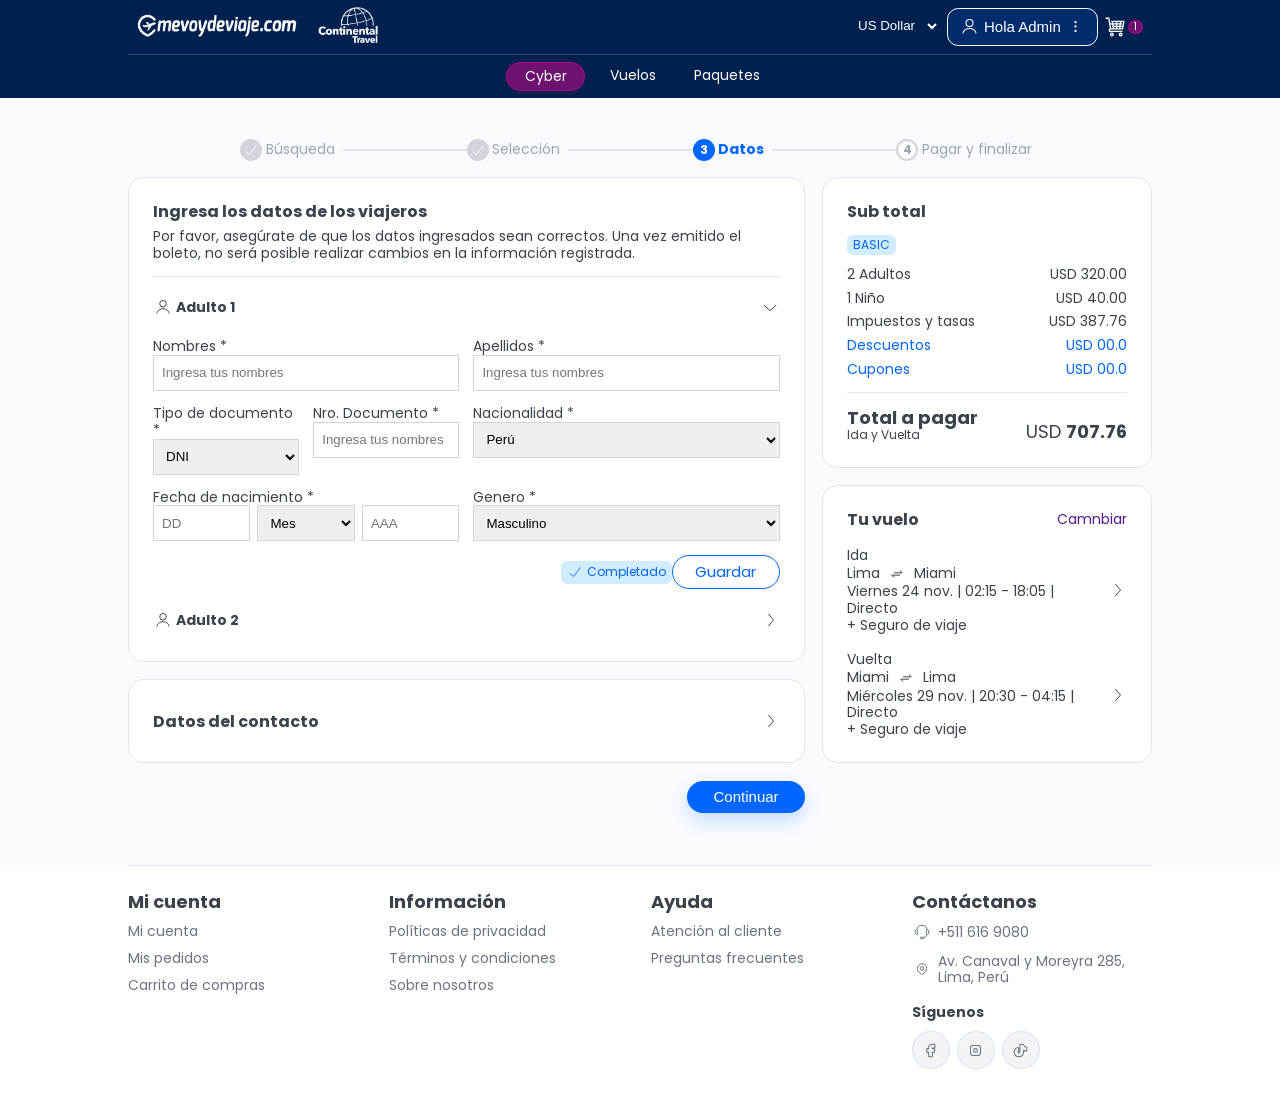
<file: pages/CheckDate.html>
<!DOCTYPE html>
<html lang="en">
<head>
    <meta charset="UTF-8">
    <meta name="viewport" content="width=device-width, initial-scale=1.0">
    <title>Mevoydeviaje.com</title>
    <link rel="stylesheet" href="../css/styles.css">
</head>
<body class="page-check-date icons-svg text-3.5">
    <script src="shared/icons/IconSVG.js"></script>
    <script src="shared/header/_header.js"></script>
    <main class="w-responsive py-7 pb-15">
        <div class="line-time min-lg:max-w-200 m-auto flex-r jc-b ai-c relative">
            <div class="line-time-step is-done flex-r ai-c gap-1">
                <span class="line-time-dot"><svg class="bs-icon"><use xlink:href="#i-checkmark"></use></svg></span>
                <span class="text-3.5 c-scale-400">Búsqueda</span>
            </div>
            <div class="line-time-step is-done flex-r ai-c gap-1">
                <span class="line-time-dot"><svg class="bs-icon"><use xlink:href="#i-checkmark"></use></svg></span>
                <span class="text-3.5 c-scale-400">Selección</span>
            </div>
            <div class="line-time-step is-active flex-r ai-c gap-1">
                <span class="line-time-dot">3</span>
                <span class="text-3.5 c-blue font-bold">Datos</span>
            </div>
            <div class="line-time-step flex-r ai-c gap-1">
                <span class="line-time-dot">4</span>
                <span class="text-3.5 c-scale-400">Pagar y finalizar</span>
            </div>
        </div>

        <div class="flex-c lg:grid cl-6 gap-5">
            <div id="accordion-pasajeros" class="flex-c gap-5 span-4">
                <div class="card-body flex-c gap-4">
                    <div class="flex-c gap-2">
                        <h4 class="text-4">Ingresa los datos de los viajeros</h4>
                        <span>Por favor, asegúrate de que los datos ingresados sean correctos. Una vez emitido el boleto, no será posible realizar cambios en la información registrada.</span>
                    </div>
                    <div class="line-horizontal"></div>
                    <div class="item-passenger flex-c gap-4">
                        <a class="flex-r jc-b ai-c card-title py-2" data-toggle="collapse" data-target="#adulto-1-collapse" data-parent="#accordion-pasajeros">
                            <span class="flex-r ai-c gap-1 font-bold">
                                <svg class="bs-icon"><use xlink:href="#i-user"></use></svg>
                                <span>Adulto 1</span>
                            </span>
                            <svg class="bs-icon toggle-icon"><use xlink:href="#i-arrow-bottom"></use></svg>
                        </a>
                        <div id="adulto-1-collapse" class="collapse show flex-c lg:grid cl-4 gap-4">
                            <div class="flex-c span-2">
                                <label for="">Nombres *</label>
                                <input type="text" placeholder="Ingresa tus nombres">
                            </div>
                            <div class="flex-c span-2">
                                <label for="">Apellidos *</label>
                                <input type="text" placeholder="Ingresa tus nombres">
                            </div>
                            <div class="flex-c">
                                <label for="">Tipo de documento *</label>
                                <select name="" id="">
                                    <option value="">DNI</option>
                                    <option value="">Pasaporte</option>
                                </select>
                            </div>
                            <div class="flex-c">
                                <label for="">Nro. Documento *</label>
                                <input type="text" placeholder="Ingresa tus nombres">
                            </div>
                            <div class="flex-c span-2">
                                <label for="">Nacionalidad *</label>
                                <select name="" id="">
                                    <option value="">Perú</option>
                                    <option value="">Argentina</option>
                                    <option value="">Brasil</option>
                                    <option value="">Chile</option>
                                    <option value="">Mexico</option>
                                </select>
                            </div>
                            <div class="flex-c span-2">
                                <label for="">Fecha de nacimiento *</label>
                                <div class="grid cl-3 gap-2">
                                    <input type="text" placeholder="DD">
                                    <select name="" id="">
                                        <option value="">Mes</option>
                                        <option value="">Enero</option>
                                        <option value="">Febrero</option>
                                        <option value="">Marzo</option>
                                        <option value="">Abril</option>
                                        <option value="">Mayo</option>
                                        <option value="">Junio</option>
                                        <option value="">Julio</option>
                                        <option value="">Agosto</option>
                                        <option value="">Septiembre</option>
                                        <option value="">Octubre</option>
                                        <option value="">Noviembre</option>
                                        <option value="">Diciembre</option>
                                    </select>
                                    <input type="text" placeholder="AAA">
                                </div>
                            </div>
                            <div class="flex-c span-2">
                                <label for="">Genero *</label>
                                <select name="" id="">
                                    <option value="">Masculino</option>
                                    <option value="">Femenino</option>
                                </select>
                            </div>
                            <div class="flex-r lg:jc-r span-4 ai-c">
                                <div class="badge badge-blue h-fit flex-r ai-c gap-1"><svg class="bs-icon"><use xlink:href="#i-checkmark"></use></svg> Completado</div>
                                <a href="" class="btn btn-blue-outline px-6">Guardar</a>
                            </div>
                        </div>
                    </div>
                    <!-- Pasajero 2 -->
                     <div class="item-passenger flex-c gap-4">
                        <a class="flex-r jc-b ai-c card-title py-2" data-toggle="collapse" data-target="#adulto-2-collapse" data-parent="#accordion-pasajeros">
                            <span class="flex-r ai-c gap-1 font-bold">
                                <svg class="bs-icon"><use xlink:href="#i-user"></use></svg>
                                <span>Adulto 2</span>
                            </span>
                            <svg class="bs-icon toggle-icon"><use xlink:href="#i-arrow-bottom"></use></svg>
                        </a>
                        <div id="adulto-2-collapse" class="collapse flex-c lg:grid cl-4 gap-4">
                            <div class="flex-c span-2">
                                <label for="">Nombres *</label>
                                <input type="text" placeholder="Ingresa tus nombres">
                            </div>
                            <div class="flex-c span-2">
                                <label for="">Apellidos *</label>
                                <input type="text" placeholder="Ingresa tus nombres">
                            </div>
                            <div class="flex-c">
                                <label for="">Tipo de documento *</label>
                                <select name="" id="">
                                    <option value="">DNI</option>
                                    <option value="">Pasaporte</option>
                                </select>
                            </div>
                            <div class="flex-c">
                                <label for="">Nro. Documento *</label>
                                <input type="text" placeholder="Ingresa tus nombres">
                            </div>
                            <div class="flex-c span-2">
                                <label for="">Nacionalidad *</label>
                                <select name="" id="">
                                    <option value="">Perú</option>
                                    <option value="">Argentina</option>
                                    <option value="">Brasil</option>
                                    <option value="">Chile</option>
                                    <option value="">Mexico</option>
                                </select>
                            </div>
                            <div class="flex-c span-2">
                                <label for="">Fecha de nacimiento *</label>
                                <div class="grid cl-3 gap-2">
                                    <input type="text" placeholder="DD">
                                    <select name="" id="">
                                        <option value="">Mes</option>
                                        <option value="">Enero</option>
                                        <option value="">Febrero</option>
                                        <option value="">Marzo</option>
                                        <option value="">Abril</option>
                                        <option value="">Mayo</option>
                                        <option value="">Junio</option>
                                        <option value="">Julio</option>
                                        <option value="">Agosto</option>
                                        <option value="">Septiembre</option>
                                        <option value="">Octubre</option>
                                        <option value="">Noviembre</option>
                                        <option value="">Diciembre</option>
                                    </select>
                                    <input type="text" placeholder="AAA">
                                </div>
                            </div>
                            <div class="flex-c span-2">
                                <label for="">Genero *</label>
                                <select name="" id="">
                                    <option value="">Masculino</option>
                                    <option value="">Femenino</option>
                                </select>
                            </div>
                            <div class="flex-r lg:jc-r span-4">
                                <a href="" class="btn btn-blue-outline px-6">Guardar</a>
                            </div>
                        </div>
                    </div>
                </div>

                <div class="card-body flex-c gap-4">
                    <a class="flex-r jc-b ai-c card-title py-2" data-toggle="collapse" data-target="#contacto-collapse" data-parent="#accordion-pasajeros">
                        <h4 class="text-4">Datos del contacto</h4>
                        <svg class="bs-icon toggle-icon"><use xlink:href="#i-arrow-bottom"></use></svg>
                    </a>
                    <div id="contacto-collapse" class="collapse flex-c lg:grid cl-3 gap-4">
                        <div class="flex-c">
                            <label for="">Nombres *</label>
                            <input type="text" placeholder="Ingresa tus nombres">
                        </div>
                        <div class="flex-c">
                            <label for="">Teléfono *</label>
                            <div class="input-phone flex-r ai-c">
                                <span class="flex-r ai-c gap-1 px-2">
                                    <svg class="bs-icon i-bandera-peru"><use xlink:href="#i-peru-h"></use></svg>
                                    +51
                                </span>
                                <input type="tel" placeholder="999 999 999">
                            </div>
                        </div>
                        <div class="flex-c">
                            <label for="">Email *</label>
                            <input type="email" placeholder="tucorreo@email.com">
                        </div>
                        <span class="text-3 c-scale-500 lg:span-3">*Enviaremos tu boleto a este correo una vez completada la compra.</span>
                    </div>
                </div>
                <div class="flex-r jc-r">
                    <button class="btn btn-primary px-7">Continuar</button>
                </div>
            </div>
            <div class="flex-c gap-5 span-2">
                <div class="card-body flex-c gap-4">
                    <h4 class="text-4">Sub total</h4>
                    <div class="content-subtotal flex-c gap-3">
                        <div class="price-brand text-3 badge badge-blue upper-case w-fit">BASIC</div>
                        <div class="flex-c gap-2">
                            <div class="flex-r jc-b">
                                <span>2 Adultos</span>
                                <span class="price-adult">USD 320.00</span>
                            </div>
                            <div class="flex-r jc-b">
                                <span>1 Niño</span>
                                <span class="price-kids">USD 40.00</span>
                            </div>
                            <div class="flex-r jc-b">
                                <span>Impuestos y tasas</span>
                                <span class="price-tax">USD 387.76</span>
                            </div>
                            <div class="flex-r jc-b c-blue">
                                <span>Descuentos</span>
                                <span class="price-tax">USD 00.0</span>
                            </div>
                            <div class="flex-r jc-b c-blue">
                                <span>Cupones</span>
                                <span class="price-tax">USD 00.0</span>
                            </div>
                        </div>
                    </div>
                    <div class="line-horizontal"></div>
                    <div class="flex-r jc-b ai-r w-full text-4.5">
                        <span class="flex-c">
                            <b>Total a pagar</b>
                            <span class="text-3">Ida y Vuelta</span>
                        </span>
                        <span>USD <span class="price-total"><b>707.76</b></span></span>
                    </div>
                </div>
                <div class="card-body flex-c gap-5">
                    <div class="flex-r ai-c jc-b">
                        <h4 class="text-4">Tu vuelo</h4>
                        <a href="">Camnbiar</a>
                    </div>
                    <a class="flex-r jc-b ai-c" data-toggle="collapse" data-target="#detalle-itinerario-check">
                        <div class="flex-c">
                            <span>Ida</span>
                            <span class="flex-r ai-c gap-2">Lima <svg class="bs-icon"><use xlink:href="#i-arrows-exchange"></use></svg> Miami</span>
                            <span>Viernes 24 nov. | 02:15 - 18:05 | Directo</span>
                            <span class="cont-adicional">+ Seguro de viaje</span>
                        </div>
                        <svg class="bs-icon toggle-icon"><use xlink:href="#i-arrow-bottom"></use></svg>
                    </a>
                    <div id="detalle-itinerario-check" class="cont-itinerario-check collapse">
                        <div class="line-horizontal mb-4"></div>
                        <div class="flex-c">
                            <div class="itinerary-stop">
                                <div class="itinerary-marker"><span class="itinerary-dot"></span></div>
                                <div class="flex-c gap-1 pb-2">
                                    <span class="text-4 font-bold">02:15 · Lima (LIM)</span>
                                    <span class="text-3.5 c-scale-500">Aeropuerto Internacional Jorge Chávez</span>
                                </div>
                            </div>
                            <div class="itinerary-connector">
                                <div class="itinerary-marker"><span class="line-vertical-itinerary"></span></div>
                                <div class="itinerary-connector-body flex-c gap-1">
                                    <div class="flex-r ai-c gap-2">
                                        <img class="i-logos" src="../img/LA.png">
                                        <span class="text-3.5 font-bold">LATAM Airlines · LA 2470</span>
                                    </div>
                                    <span class="text-3 c-scale-500">Airbus A320 · Duración 15h 50m</span>
                                </div>
                            </div>
                            <div class="itinerary-stop">
                                <div class="itinerary-marker"><span class="itinerary-dot"></span></div>
                                <div class="flex-c gap-1">
                                    <span class="text-4 font-bold">18:05 · Miami (MIA)</span>
                                    <span class="text-3.5 c-scale-500">Aeropuerto Internacional de Miami</span>
                                </div>
                            </div>
                        </div>
                    </div>
                    <a class="flex-r jc-b ai-c" data-toggle="collapse" data-target="#detalle-itinerario-vuelta-check">
                        <div class="flex-c">
                            <span>Vuelta</span>
                            <span class="flex-r ai-c gap-2">Miami <svg class="bs-icon"><use xlink:href="#i-arrows-exchange"></use></svg> Lima</span>
                            <span>Miércoles 29 nov. | 20:30 - 04:15 | Directo</span>
                            <span class="cont-adicional">+ Seguro de viaje</span>
                        </div>
                        <svg class="bs-icon toggle-icon"><use xlink:href="#i-arrow-bottom"></use></svg>
                    </a>
                    <div id="detalle-itinerario-vuelta-check" class="cont-itinerario-check collapse">
                        <div class="line-horizontal mb-4"></div>
                        <div class="flex-c">
                            <div class="itinerary-stop">
                                <div class="itinerary-marker"><span class="itinerary-dot"></span></div>
                                <div class="flex-c gap-1 pb-2">
                                    <span class="text-4 font-bold">20:30 · Miami (MIA)</span>
                                    <span class="text-3.5 c-scale-500">Aeropuerto Internacional de Miami</span>
                                </div>
                            </div>
                            <div class="itinerary-connector">
                                <div class="itinerary-marker"><span class="line-vertical-itinerary"></span></div>
                                <div class="itinerary-connector-body flex-c gap-1">
                                    <div class="flex-r ai-c gap-2">
                                        <img class="i-logos" src="../img/LA.png">
                                        <span class="text-3.5 font-bold">LATAM Airlines · LA 2471</span>
                                    </div>
                                    <span class="text-3 c-scale-500">Airbus A320 · Duración 7h 45m</span>
                                </div>
                            </div>
                            <div class="itinerary-stop">
                                <div class="itinerary-marker"><span class="itinerary-dot"></span></div>
                                <div class="flex-c gap-1">
                                    <span class="text-4 font-bold">04:15 · Lima (LIM)</span>
                                    <span class="text-3.5 c-scale-500">Aeropuerto Internacional Jorge Chávez</span>
                                </div>
                            </div>
                        </div>
                    </div>
                </div>
            </div>
        </div>
    </main>
    <script src="shared/footer/_footer.js"></script>

    <script src="../js/scriptCss.js"></script>
    <script src="../js/destinations-data.js"></script>
    <script src="../js/script.js"></script>
</body>
</html>
</file>
<file: css/styles.css>
/*********** CSS RESET **********/
:root {
  --bg-header: #f9fbfff5;
  --bg-body: #F9FBFF;
  --box-form: 0 25px 40px -18px #0066ff26, 0 0 0 1px #0066ff14, 0 -2px 20px 1px #0066ff10;
  --border-header: 1px solid #0066ff1f;
  --bg-default: #eceef5;
  --box-btn-primary: 0 8px 18px #0066ff33;
  --box-btn-primary-hover: 0 15px 25px #0066ff40;
  --primary: #0066ff;
  --primary-hover: #0052cc;
  --primary-hover-2: #00204f;
  --primary-hover-3: #00193f;
  --primary-hover-4: #00132f;

  --primary-50: #ebf7ff;
  --primary-100: #d1ebff;
  --primary-200: #aedeff;
  --primary-300: #76cbff;
  --primary-400: #35adff;
  --primary-500: #078aff;
  --primary-600: #0075ff;
  --primary-700: #0068ff;
  --primary-800: #0052d7;
  --primary-900: #003f9b;
  --primary-950: #062a65;

  --primary-50-trans: #003e9b15;
  --primary-100-trans: #003e9b2f;
  --primary-200-trans: #003e9b44;
  --primary-300-trans: #003e9b5f;
  --primary-400-trans: #003e9b7c;
  --primary-500-trans: #003e9b93;
  --primary-600-trans: #003e9baf;
  --primary-700-trans: #003e9bc8;
  --primary-800-trans: #003e9be1;

  --white-10\%: #ffffff15;
  --white-20\%: #ffffff2f;
  --white-30\%: #ffffff44;
  --white-40\%: #ffffff5f;
  --white-50\%: #ffffff7c;
  --white-60\%: #ffffff93;
  --white-70\%: #ffffffaf;
  --white-80\%: #ffffffc8;
  --white-90\%: #ffffffe1;

  --scale-50: #fafafa;
  --scale-100: #f3f4f6;
  --scale-200: #e2e5e9;
  --scale-300: #d1d5db;
  --scale-400: #9aa4b1;
  --scale-500: #6a7481;
  --scale-600: #4b5562;
  --scale-700: #3a424b;
  --scale-800: #25282c;
  --scale-900: #1a1e23;
  --scale-950: #070a0d;

  --scale-10\%: #070a0d1c;
  --scale-20\%: #070a0d2c;
  --scale-30\%: #070a0d49;
  --scale-40\%: #070a0d5f;
  --scale-50\%: #070a0d79;
  --scale-60\%: #070a0d8e;
  --scale-70\%: #070a0daa;
  --scale-80\%: #070a0dc3;
  --scale-90\%: #070a0ddc;

  --pink-50: #fff0f8;
  --pink-100: #ffe3f9;
  --pink-200: #ffc6f3;
  --pink-300: #ff98f8;
  --pink: #fd009e;
  --pink-hover: #97005b;
  --pink-50\%: #fd009e6e;
  --pink-60\%: #fd009c8a;
  --pink-80: #fd009ebd;

  --green-50: #ecfdf5;
  --green-100: #d1fae4;
  --green-200: #a8f2ce;
  --green-300: #6fe6b4;
  --green: #07a26e;

  --cyan-50: #f1f8fe;
  --cyan-100: #e1f0fd;
  --cyan-200: #bde1fa;
  --cyan-300: #82c9f7;
  --cyan-400: #4ab2f1;
  --cyan-500: #1794e0;
  --cyan: #1794e0;
  --cyan-hover: #0a75bf;

  --orange-50: #fef7ee;
	--orange-100: #fcedd8;
	--orange-200: #f9d7af;
	--orange-300: #f4ba7d;
	--orange: #ed8937;
	--orange-hover: #ea7625;

  --red-50: #fef2f2;
  --red-100: #fee2e2;
  --red-200: #ffc9c9;
  --red-300: #fda4a4;
  --red: #d92020;
  --red-hover: #9b1919;

  --violet-50: #f5f3ff;
  --violet-100: #ede9fe;
  --violet-200: #ddd6fe;
  --violet-300: #c4b5fd;
  --violet: #7c3aed;
  --violet-hover: #6d28d9;

  /* Texto */
  --c-text: #3a424b;

	--font-exo: "Exo 2", sans-serif;
  --font-poppins: 'Poppins', sans-serif;

}

@font-face {
  font-family: 'Poppins';
  src: url('../fonts/Poppins-Bold.ttf') format('truetype');
  font-weight: bold;
  font-display: swap;
}
@font-face {
  font-family: 'Poppins';
  src: url('../fonts/Poppins-Light.ttf') format('truetype');
  font-weight: 300;
  font-display: swap;
}
@font-face {
  font-family: 'Poppins';
  src: url('../fonts/Poppins-Regular.ttf') format('truetype');
  font-weight: normal;
  font-display: swap;
}
@font-face {
  font-family: 'Poppins';
  src: url('../fonts/Poppins-Medium.ttf') format('truetype');
  font-weight: 500;
  font-display: swap;
}
@font-face {
  font-family: 'Poppins';
  src: url('../fonts/Poppins-MediumItalic.ttf') format('truetype');
  font-weight: normal;
  font-style: italic;
  font-display: swap;
}
@font-face {
  font-family: 'Poppins';
  src: url('../fonts/Poppins-SemiBoldItalic.ttf') format('truetype');
  font-weight: 600;
  font-style: italic;
  font-display: swap;
}
@font-face {
  font-family: 'Poppins';
  src: url('../fonts/Poppins-BoldItalic.ttf') format('truetype');
  font-weight: bold;
  font-style: italic;
  font-display: swap;
}
* {
  margin: 0;
  padding: 0;
  text-decoration: none;
  line-height: 1.2;
}

*,
*:before,
*:after {
  -webkit-box-sizing: border-box;
  -moz-box-sizing: border-box;
  box-sizing: border-box;
}

html {
  scroll-behavior: smooth;
  margin: 0;
  -webkit-text-size-adjust: none;
}
body {
  font-family: var(--font-poppins);
  background: var(--bg-body);
  color: var(--c-text);
}
ul, li, a{
    text-decoration: none;
    list-style: none;
}

.flex { display: flex; }
.flex-r { display: flex; flex-direction: row; }
.flex-c { display: flex; flex-direction: column; }
.flex-r-revert { display: flex; flex-direction: row-reverse; }
.flex-c-revert { display: flex; flex-direction: column-reverse; }
.grid { display: grid; }
.block { display: block; }
.inline { display: inline; }
.inline-block { display: inline-block; }
.hidden, .hide { display: none; }

.wrap { flex-wrap: wrap; }
.nowrap { flex-wrap: nowrap; }
.wrap-revert { flex-wrap: wrap-reverse; }

.jc-c { justify-content: center; }
.jc-b { justify-content: space-between; }
.jc-a { justify-content: space-around; }
.jc-e { justify-content: space-evenly; }
.jc-l { justify-content: flex-start; }
.jc-r { justify-content: flex-end; }

.ai-c { align-items: center; }
.ai-l { align-items: flex-start; }
.ai-r { align-items: flex-end; }
.ai-s { align-items: stretch; }

.as-c { align-self: center; }
.as-l { align-self: flex-start; }
.as-r { align-self: flex-end; }
.as-s { align-self: stretch; }

.relative { position: relative; }
.absolute { position: absolute; }
.fixed { position: fixed; }
.static { position: static; }
.sticky { position: sticky; }

.w-full { width: 100%; }
.w-auto { width: auto; }
.w-screen { width: 100vw; }
.w-min { width: min-content; }
.w-max { width: max-content; }
.w-fit { width: fit-content; }
.max-w-15 {max-width: 3.75rem;}
.max-w-40 {max-width: 10rem;}

.h-full { height: 100%; }
.h-auto { height: auto; }
.h-screen { height: 100vh; }
.h-min { height: min-content; }
.h-max { height: max-content; }
.h-fit { height: fit-content; }

/* icons SVG */
.icons-svg {
  /*font-size: 1.5em;*/
  stroke-width: 7%;
  /*max-width: 47rem;*/
}
.bs-icon {
  display: inline-block;
  fill: none;
  margin: 0.2em;
  font-size: 1em;
  width: 1em;
  height: 1em;
  stroke: currentColor;
  stroke-width: inherit;
  stroke-linecap: inherit;
  stroke-linejoin: inherit;
  overflow: visible;
  box-sizing: initial;
}

.bs-logos {
  display: inline-block;
  font-size: 1em;
  width: 1em;
  height: 1em;
  stroke: currentColor;
  stroke-width: inherit;
  stroke-linecap: inherit;
  stroke-linejoin: inherit;
  overflow: visible;
}

/* Botones */
.btn, .btn-i {
    border: 0;
    padding: 7px 15px;
    font-size: 15px;
    border-radius: 30px;
    transition: all .3s ease;
    text-decoration: none;
    cursor: pointer;
}
.btn-default {
    background-color: var(--bg-default);
    color: var(--c-text);
    transition: all .3s ease;
    &:hover {
        background-color: var(--scale-200);
    }
}
.btn-default-outline, .btn-default-outline-2{
    color: var(--scale-500);
    border: var(--border-header);
    background: var(--scale-100);
    &:hover {
        background-color: var(--scale-200);
    }
}
.btn-primary, .btn-blue {
    background-color: var(--primary);
    color: #fff;
    box-shadow: var(--box-btn-primary);
    transform: translateY(0);
    transition: all .3s ease;
    &:hover {
        background: var(--primary-hover);
        transform: translateY(-2px);
        box-shadow: var(--box-btn-primary-hover);
        transition: all .3s ease;
    }
}
.btn-primary-outline, .btn-blue-outline{
    border: 1px solid var(--primary);
    color: var(--primary);
    &:hover{background: var(--primary-50);}
}
.btn-outline{
    border: 1px solid var(--scale-300);
    color: var(--c-text);
    background: transparent;
    font-size: 14px;
}
.outline-cyber{
    border-color: var(--red);
    background: var(--red-50);
    color: var(--red);
}

.badge{
    display: inline-block;
    padding: 0.25em 0.5em;
    font-size: 12px;
    border-radius: 6px;
}
/* El atributo [hidden] por si solo no alcanza: .badge (y el flex-r que traen los
   badges con icono) le fijan un display explicito, que gana la cascada sobre el
   [hidden] del navegador (misma especificidad, pero hoja de autor vs. user-agent).
   Se sube la especificidad aca para que .filter-badge[hidden] si oculte de verdad */
.filter-badge[hidden]{
    display: none;
}
.badge-pink {
    background: var(--pink-100);
    color: var(--pink);
}
.badge-blue {
    background: var(--primary-100);
    color: var(--primary);
}

.c-white{color: #fff;}
.c-default{color: var(--c-text);}
.c-scale-300{color: var(--scale-300);}
.c-scale-400{color: var(--scale-400);}
.c-scale-500{color: var(--scale-500);}
.c-primary, .c-blue{color: var(--primary);}
.a-cyber {
    border-radius: 20px;
    background: var(--pink-50\%) !important;
    border: 1px solid var(--pink-50\%) !important;
}

.bg-default{background: var(--bg-default);}
.bg-white{background: #fff;}

.line-horizontal{
    width: 100%;
    height: 1px;
    background: var(--scale-200);
}
.line-horizontal-header{
    width: 100%;
    height: 1px;
    background: var(--white-20\%);
}
.line-vertical{}

input[type="text"], input[type="email"], input[type="tel"], input[type="password"], input[type="date"], textarea, select {
    height: 36px;
    padding: 8px;
    vertical-align: middle;
    direction: ltr;
    border: 1px solid var(--scale-300);
}
/* Campo de telefono (CheckDate.html, "Datos del contacto"): bandera + prefijo del
   pais + input, visualmente como un solo campo con un borde compartido */
.input-phone {
    height: 36px;
    border: 1px solid var(--scale-300);
    border-radius: 6px;
    background: #fff;
    overflow: hidden;
}
.input-phone > span {
    height: 100%;
    white-space: nowrap;
    border-right: 1px solid var(--scale-300);
    background: var(--scale-50);
}
.input-phone input {
    flex: 1;
    min-width: 0;
    height: 100%;
    border: 0;
}
.input-date, .input-text {
    width: 100%;
    height: 36px;
    padding: 8px;
    box-sizing: border-box;
    background: #fff;
    color: var(--c-text);
    border: 1px solid #e0e0e0;
    border-radius: 6px;
    text-align: left;
}
.input-date {
    position: relative;
    border: 0;
    padding: 0;
    height: auto;
    background: transparent;
}

.flight-input-wrapper {
    position: relative;
    display: flex;
    flex-direction: column;
    gap: 4px;
    flex: 1;
    min-width: 0;
}

/* Buscador de Origen/Destino */
.airport-dropdown {
    display: none;
    position: absolute;
    top: calc(100% + 0.5rem);
    left: 0;
    right: 0;
    background: #fff;
    border-radius: 12px;
    box-shadow: var(--box-form);
    z-index: 25;
    max-height: 320px;
    overflow-y: auto;
    padding: 0.5rem 0;
    @media (min-width:1024px){
        min-width: 300px;
    }
}
.airport-dropdown.active {
    display: block;
}
.airport-group-header {
    padding: 8px 14px 4px;
    font-size: 12px;
    color: var(--scale-500);
    font-weight: 600;
}
.airport-item {
    display: flex;
    align-items: center;
    gap: 8px;
    padding: 8px 14px;
    cursor: pointer;
    font-size: 14px;
}
.airport-item:hover {
    background: var(--primary-50);
}
.airport-item .bs-icon {
    color: var(--scale-400);
    flex-shrink: 0;
}
.airport-item-name {
    flex: 1;
    min-width: 0;
}
.airport-item-code {
    color: var(--scale-400);
    font-size: 12px;
}
.airport-dropdown mark {
    background: none;
    color: var(--pink);
    font-weight: 600;
}
.page-index .content-nav{
    padding-bottom: 3.5rem;
}
.flight-search-container {
    background: #fff;
    border-radius: 15px;
    padding: 15px;
    box-shadow: var(--box-form);
}
@media (min-width: 1024px) {
    .flight-search-container {
        position: absolute;
    }
}
.page-air-search .flight-search-container{position: relative;}
.page-air-search .btn-search{
    filter: opacity(0.5);
    &:hover{
        filter: opacity(1);
    }
}

.menu__link.active, .user-account-link {
    background: var(--primary-300-trans);
    color: white;
    border-color: white;
}
.k-input {
    position: relative;
    display: flex;
    align-items: center;
    gap: 4px;
    width: 100%;
    height: 36px;
    padding: 0 8px;
    background: #fff;
    border: 1px solid var(--scale-300);
    border-radius: 6px;
}
.k-input .k-input-inner {
    flex: 1;
    min-width: 0;
    height: 100%;
    border: 0;
    padding: 0;
    background: transparent;
    outline: none;
}
.k-clear-value,
.k-input-button {
    display: flex;
    align-items: center;
    justify-content: center;
    flex-shrink: 0;
    border: 0;
    background: none;
    padding: 0;
    cursor: pointer;
    color: var(--scale-500);
}
.k-hidden {
    display: none !important;
}
.k-svg-icon .bs-icon {
    fill: currentColor;
    stroke: none;
    margin: 0;
    width: 0.8em;
    height: 0.8em;
}


/* FLOATS (dropdowns tipo modal, ej. selector de pasajeros) */
.btn-float {
    cursor: pointer;
    text-align: left;
}
.content-float {
    position: absolute;
    top: calc(100% + 0.5rem);
    left: 0;
    background: #fff;
    border-radius: 12px;
    box-shadow: var(--box-form);
    padding: 1rem;
    z-index: 20;
    opacity: 0;
    visibility: hidden;
    transform: translateY(-8px);
    transition: opacity .15s ease, transform .15s ease, visibility .15s;
}
.content-float.active {
    opacity: 1;
    visibility: visible;
    transform: translateY(0);
}

/* Calendario (solo visual, sin logica de fechas real) */
.calendar-float {
    min-width: 280px;
}
.calendar-header {
    margin-bottom: 0.75rem;
}
.calendar-nav {
    display: flex;
    align-items: center;
    justify-content: center;
    border: 0;
    background: none;
    padding: 4px;
    color: var(--scale-500);
    cursor: pointer;
}
.calendar-title {
    font-weight: 600;
    text-transform: capitalize;
}
.calendar-weekdays,
.calendar-days {
    display: grid;
    grid-template-columns: repeat(7, 1fr);
}
.calendar-weekdays span {
    text-align: center;
    font-size: 12px;
    color: var(--scale-400);
    padding-bottom: 8px;
}
.calendar-day {
    display: flex;
    flex-direction: column;
    align-items: center;
    justify-content: center;
    aspect-ratio: 1;
    border-radius: 5px;
    font-size: 14px;
    color: var(--c-text);
    line-height: 1;
}
.calendar-day:not(.is-empty) {
    cursor: pointer;
}
.calendar-day:not(.is-empty):not(.is-selected):hover {
    background: var(--primary-50);
}
.calendar-day.is-today {
    font-weight: 700;
}
.calendar-day.is-outside {
    color: var(--scale-300);
}
.calendar-day.is-selected {
    background: var(--primary);
    color: #fff;
}
.calendar-day.is-selected small,
.calendar-day.is-reference small {
    font-size: 10px;
    font-weight: 500;
}
.calendar-day.is-reference {
    background: var(--primary-50);
    color: var(--primary);
}
.calendar-day.is-in-range {
    background: var(--scale-100);
    border-radius: 0;
}
.calendar-footer {
    margin-top: 0.75rem;
    padding-top: 0.75rem;
    border-top: 1px solid var(--scale-100);
    text-align: center;
    font-size: 13px;
    color: var(--orange);
}

/* HEADER */
.bg-header {
    background: var(--primary-hover-2);
}
.btn-moneda{
    background: transparent;
    color: white;
    border: none;
    option{
        color: var(--c-text);
    }
}
/* Menu hamburguesa mobile (ver _header.js), replica del de mevoydeviaje.com: debajo
   de 768px la moneda y la cuenta salen del header y pasan a un panel lateral */
.menu-movil-abrir, .menu-movil { display: none; }
@media (max-width: 767px) {
    /* .bg-header delante para ganarle a las utilidades (flex-r, max-w-*) del markup */
    .bg-header .header-moneda, .bg-header .header-cuenta { display: none; }
    .bg-header .header-logo-mvdv { max-width: 80px; }
    .bg-header .header-logo-ct { max-width: 48px; }
    .menu-movil-abrir {
        display: inline-flex;
        align-items: center;
        justify-content: center;
        flex-shrink: 0;
        width: 40px;
        height: 40px;
        padding: 0;
        border: 1px solid var(--white-50\%, rgba(255, 255, 255, .5));
        border-radius: 10px;
        background: transparent;
        color: #fff;
        font-size: 22px;
        cursor: pointer;
    }
    .menu-movil:not([hidden]) { display: block; }
    .menu-movil {
        position: fixed;
        inset: 0;
        z-index: 1000;
    }
    .menu-movil-fondo {
        position: absolute;
        inset: 0;
        background: rgba(5, 8, 30, .55);
        opacity: 0;
        transition: opacity .25s;
    }
    .menu-movil-panel {
        position: absolute;
        top: 0;
        bottom: 0;
        left: 0;
        display: flex;
        flex-direction: column;
        gap: 8px;
        width: min(320px, 85vw);
        overflow-y: auto;
        background: #fff;
        color: var(--c-text);
        text-align: left;
        box-shadow: 8px 0 24px rgba(0, 0, 0, .2);
        transform: translateX(-100%);
        transition: transform .25s;
    }
    .menu-movil.abierto .menu-movil-fondo { opacity: 1; }
    .menu-movil.abierto .menu-movil-panel { transform: none; }
    html.menu-movil-abierto { overflow: hidden; }
    .menu-movil-cabecera {
        display: flex;
        align-items: center;
        justify-content: space-between;
        padding: 14px 16px;
        background: var(--primary-hover-2);
        color: #fff;
    }
    .menu-movil-marca { font-size: 16px; font-weight: 600; }
    .menu-movil-cerrar {
        display: inline-flex;
        align-items: center;
        justify-content: center;
        width: 36px;
        height: 36px;
        padding: 8px;
        border: 0;
        background: transparent;
        color: inherit;
        font-size: 18px;
        cursor: pointer;
    }
    .menu-movil-seccion {
        display: flex;
        flex-direction: column;
        gap: 2px;
        padding: 8px 16px 12px;
    }
    .menu-movil-seccion + .menu-movil-seccion {
        border-top: 1px solid var(--scale-200);
        padding-top: 16px;
    }
    .menu-movil-titulo {
        margin: 0 0 6px;
        color: var(--scale-500);
        font-size: 12px;
        font-weight: 600;
        letter-spacing: .06em;
        text-transform: uppercase;
    }
    .menu-movil-hola {
        display: flex;
        align-items: center;
        gap: 8px;
        margin: 0 0 6px;
        font-weight: 600;
    }
    .menu-movil-link {
        display: block;
        padding: 10px 0;
        color: inherit;
        text-decoration: none;
        &:hover, &:focus { color: var(--primary); }
    }
    .menu-movil-monedas {
        display: grid;
        grid-template-columns: 1fr 1fr;
        gap: 8px;
    }
    .menu-movil-moneda {
        display: flex;
        align-items: center;
        gap: 8px;
        padding: 10px 12px;
        border: 1px solid var(--scale-200);
        border-radius: 10px;
        color: inherit;
        font-size: 14px;
        text-decoration: none;
        .bs-logos { flex-shrink: 0; font-size: 20px; }
        &.activa { border-color: var(--primary); color: var(--primary); font-weight: 600; }
    }
}

.page-index .form-search{
    margin-top: -4rem;
}
/* Buscador colapsado del index en mobile (ver _formSearch.js), como despegar.com: en
   vez del formulario completo, un solo campo "Ingresa tu destino" + boton de busqueda
   dentro de la franja azul del header, con el banner justo debajo. Al tocarlo se
   despliega el formulario (.is-open). Aplica mientras el formulario va en columna
   (< 1024px, mobile y tablet); fuera del index / en desktop no se ve. */
.search-resumen, .search-cabecera { display: none; }
@media (max-width: 1023px) {
    .page-index .content-nav { padding-bottom: 5rem; }
    .page-index .form-search { margin-top: -5.9rem; }
    .page-index .form-search:not(.is-open) .flight-search-container { display: none; }
    .page-index .form-search.is-open .search-resumen { display: none; }
    .page-index .search-resumen {
        display: flex;
        align-items: center;
        gap: 12px;
        width: 100%;
        padding: 0;
        border: 0;
        background: transparent;
        text-align: left;
        cursor: pointer;
    }
    .search-resumen-campo {
        flex: 1;
        min-width: 0;
        display: flex;
        align-items: center;
        gap: 10px;
        height: 52px;
        padding: 0 16px;
        border-radius: 8px;
        background: #fff;
        box-shadow: var(--box-form);
        color: var(--c-text);
        > .bs-icon { flex-shrink: 0; font-size: 22px; color: var(--scale-600); }
    }
    .search-resumen-textos {
        min-width: 0;
        display: flex;
        flex-direction: column;
        span, small { white-space: nowrap; overflow: hidden; text-overflow: ellipsis; }
        span { font-size: 15px; font-weight: 600; }
        span.is-placeholder { font-weight: 400; font-style: italic; color: var(--scale-500); }
        small { font-size: 12px; color: var(--scale-500); }
        small:empty { display: none; }
    }
    .search-resumen-buscar {
        flex-shrink: 0;
        display: inline-flex;
        align-items: center;
        justify-content: center;
        width: 52px;
        height: 52px;
        border-radius: 50%;
        background: var(--primary);
        color: #fff;
        font-size: 22px;
        box-shadow: var(--box-form);
    }
    .page-index .search-cabecera {
        display: flex;
        justify-content: space-between;
        align-items: center;
        margin-bottom: 8px;
        font-size: 16px;
    }
    .search-cerrar {
        display: inline-flex;
        padding: 6px;
        border: 0;
        background: transparent;
        color: var(--scale-600);
        font-size: 18px;
        cursor: pointer;
    }
    .page-index .hero-banner { margin-top: 2rem; }
}
.page-air-search .content-form{
    display: flex !important;
    flex-direction: column !important;
    .flight-inputs-container{
        width: 100% !important;
        display: flex !important;
        flex-direction: column !important;
    }
}
.page-air-search .btn-return{display: none;}

/* Resultados de vuelos + preloader tipo skeleton (casillas grises con shimmer) */
.results-list {
    display: flex;
    flex-direction: column;
    gap: 0.75rem;
}
.flight-result-card {
    background: #fff;
    border-radius: 12px;
    box-shadow: var(--box-form);
    padding: 1rem;
}
.airline-logo {
    width: 35px;
    height: 35px;
    border-radius: 50%;
    padding: 4px;
    background: var(--scale-100);
    color: var(--scale-500);
    flex-shrink: 0;
}
.btn-action-itinerary {
    /* margin-left: calc(35px + 0.75em); */
}
.skeleton {
    background: linear-gradient(90deg, var(--scale-100) 25%, var(--scale-200) 37%, var(--scale-100) 63%);
    background-size: 400% 100%;
    animation: skeleton-loading 1.4s ease infinite;
    border-radius: 6px;
}
/* Card destacada + badge de filtro (.filter-badge, ver script.js): en vez de un
   hack de CSS puro (nth-of-type), script.js decide que tarjeta es la destacada
   (por ahora, siempre la primera de #results-content) y le agrega .is-recommended,
   ademas de mostrar/textear/colorear su .filter-badge segun el tab activo de
   .content-actions (rojo si es "Cyber", azul en cualquier otro caso) */
.results-list .flight-result-card.is-recommended {
    border: 2px solid var(--primary);
}
.badge-red {
    background: var(--red-50);
    color: var(--red);
}
.badge-cyber {
    width: fit-content;
    background: var(--primary-hover-2);
    color: white !important;
    font-size: 14px;
    margin-bottom: 0.5rem;
}
/* Efecto de carga al cambiar de tab en .content-actions (ver script.js): mientras
   dura, oculta las tarjetas reales y deja ver solo los .filter-loading-skeleton
   insertados al principio de #results-content */
.results-list.is-filtering > .flight-result-card:not(.filter-loading-skeleton) {
    display: none;
}
/* Utilidad para el patron "skeleton -> contenido real": oculta el contenedor sin
   importar que otras clases de layout tenga (flex-c, lg:grid, etc.), ya que esas
   utilidades se auto-generan sin !important y a veces le ganan a .hidden por orden
   de aparicion en la hoja de estilos. Aplicala a CUALQUIER contenedor que quieras
   mostrar/ocultar como parte de una carga; quitarla por JS revela su display normal. */
.skeleton-hidden {
    display: none !important;
}
@keyframes skeleton-loading {
    0% { background-position: 100% 50%; }
    100% { background-position: 0 50%; }
}
.skeleton-circle {
    width: 48px;
    height: 48px;
    border-radius: 50%;
    flex-shrink: 0;
}
.skeleton-line {
    height: 12px;
}
.skeleton-line-lg {
    width: 60%;
}
.skeleton-line-sm {
    width: 35%;
}
.skeleton-line-price {
    width: 60px;
    height: 20px;
    flex-shrink: 0;
}
.skeleton-title {
    width: 220px;
    height: 24px;
}
.skeleton-block {
    width: 100%;
    height: 130px;
}

/* Filtros tipo acordeon (Escalas, Equipaje, Precio, Aerolineas, Horario) */
.section-header {
    cursor: pointer;
}
.section-header .toggle-icon {
    transition: transform 0.25s ease;
}
.section-header.is-collapsed .toggle-icon {
    transform: rotate(-90deg);
}
[id$="-collapse"] {
    overflow: hidden;
    max-height: 600px;
    transition: opacity 0.2s ease;
}
[id$="-collapse"].is-collapsed {
    max-height: 0;
    opacity: 0;
}

/* Listas tipo horarios (ej. .list-itinerario): muestra solo los primeros 2 items,
   el boton .btn-toggle-more agrega .is-expanded al contenedor para revelar el resto */
.list-toggle-2 > *:nth-child(n + 3) {
    display: none;
}
.list-toggle-2.is-expanded > *:nth-child(n + 3) {
    display: flex;
}
.btn-toggle-more .toggle-icon {
    transition: transform 0.25s ease;
}
.btn-toggle-more.is-expanded .toggle-icon {
    transform: rotate(45deg);
}

/* Revelado incremental de resultados (#results-content, ver script.js): las tarjetas
   mas alla del primer lote quedan ocultas hasta que el scroll llega al sentinel.
   !important por la misma razon que .skeleton-hidden: las tarjetas tienen clases de
   layout (flex-c, flex-r) que scriptCss.js inyecta despues y ganarian el empate de
   especificidad por orden de aparicion */
.is-hidden-batch {
    display: none !important;
}
.results-sentinel {
    height: 1px;
}
.i-logos{
    width: 30px;
}
/* Timeline de itinerario (detalle de vuelo con escalas, ver modales de Itinerario Ida/Vuelta):
   .itinerary-stop = punto (salida/llegada), .itinerary-connector = tramo entre puntos
   (vuelo o escala), cada uno con su columna .itinerary-marker con el punto/linea vertical */
.itinerary-stop {
    display: flex;
    gap: 0.75rem;
}
.itinerary-marker {
    width: 10px;
    flex-shrink: 0;
    display: flex;
    flex-direction: column;
    align-items: center;
    justify-content: center;
    padding-top: 6px;
}
.itinerary-dot {
    width: 10px;
    height: 10px;
    border-radius: 50%;
    background: var(--primary);
    flex-shrink: 0;
}
.itinerary-connector {
    display: flex;
    gap: 0.75rem;
}
.itinerary-connector .itinerary-marker {
    padding-top: 0;
}
.line-vertical-itinerary {
    width: 2px;
    min-height: 40px;
    background: var(--scale-200);
}
.itinerary-connector-body {
    flex: 1;
    padding: 0.5rem 0;
}

.card-product {
    height: 100%;
    background: #fff;
    border-radius: 15px;
    box-shadow: var(--box-form);
    transform: translateY(0);
    transition: all .3s ease;
    position: relative;
}

.content-actions{
    a{
        filter: opacity(0.7);
        &:hover{
            filter: opacity(1);
            cursor: pointer;
        }
    }
    a.active{
        filter: opacity(1);
        background: var(--primary-50);
        color: var(--primary);
        border: 1px solid var(--primary);
    }
    /* El tab "Cyber" mantiene su identidad roja (.outline-cyber) incluso activo,
       en vez de pasar a azul como el resto de tabs */
    a.active.outline-cyber{
        background: var(--red-50);
        color: var(--red);
        border: 1px solid var(--red);
    }
}

/* Botones mobile (Filtros/Tabla precios/Curvas precios): si entre todos superan el
   ancho de pantalla, se vuelven un carousel de scroll horizontal (touch) en vez de
   partirse en varias lineas; overflow-x:auto no hace nada si ya entran en una linea */
.content-actions-mobile {
    overflow-x: auto;
    scroll-snap-type: x proximity;
    scrollbar-width: none;
    -webkit-overflow-scrolling: touch;
}
.content-actions-mobile::-webkit-scrollbar {
    display: none;
}
.content-actions-mobile > * {
    flex-shrink: 0;
    scroll-snap-align: start;
}

/* Tabs simples (ej. "Añadir maletas" separado por tramo Ida/Vuelta, ver [data-tab-target]
   en script.js): resalta el boton .btn-outline del tramo activo */
.tabs-luggage a.active {
    background: var(--primary-50);
    color: var(--primary);
    border: 1px solid var(--primary);
}

/* MODAL (tipo Bootstrap: overlay + dialog centrado, con header-modal/body-modal/footer-modal).
   Se abre con data-toggle="modal" data-target="#id" y se cierra con data-dismiss="modal",
   click en el backdrop o tecla Escape. Ver window.openModal/closeModal en script.js */
body.modal-open {
    overflow: hidden;
}
.modal-backdrop {
    position: fixed;
    inset: 0;
    background: var(--scale-90\%);
    z-index: 1040;
    opacity: 0;
    visibility: hidden;
    transition: opacity .15s ease, visibility .15s;
}
.modal-backdrop.show {
    opacity: 1;
    visibility: visible;
}
.modal {
    position: fixed;
    inset: 0;
    z-index: 1050;
    display: flex;
    align-items: center;
    justify-content: center;
    padding: 1rem;
    overflow-y: auto;
    opacity: 0;
    visibility: hidden;
    transition: opacity .15s ease, visibility .15s;
}
.modal.show {
    opacity: 1;
    visibility: visible;
}
.modal-dialog {
    width: 100%;
    max-width: 500px;
    margin: auto;
    transform: translateY(-30px);
    transition: transform .2s ease;
}
.modal.show .modal-dialog {
    transform: translateY(0);
}
.modal-dialog.modal-sm {
    max-width: 320px;
}
.modal-dialog.modal-lg {
    max-width: 700px;
}
.modal-dialog.modal-xl {
    max-width: 1000px;
}
.modal-content {
    background: #fff;
    border-radius: 15px;
    box-shadow: var(--box-form);
    overflow: hidden;
}
.header-modal {
    display: flex;
    align-items: center;
    justify-content: space-between;
    gap: 1rem;
    padding: 1.25rem 1.5rem;
    border-bottom: var(--border-header);
}
.header-modal h1,
.header-modal h2,
.header-modal h3,
.header-modal h4 {
    margin: 0;
}
.body-modal {
    padding: 1.5rem;
    max-height: 65vh;
    overflow-y: auto;
}
.footer-modal {
    display: flex;
    align-items: center;
    justify-content: flex-end;
    gap: 0.75rem;
    padding: 1.25rem 1.5rem;
    border-top: var(--border-header);
}
.modal-close {
    display: inline-flex;
    align-items: center;
    justify-content: center;
    border: 0;
    background: none;
    padding: 4px;
    color: var(--scale-500);
    cursor: pointer;
    line-height: 0;
}
.modal-close:hover {
    color: var(--scale-800);
}
.modal-close .bs-icon {
    width: 1.2em;
    height: 1.2em;
}

/* Collapse tipo Bootstrap: cualquier [data-toggle="collapse"] data-target="#id" alterna
   la clase .show en el/los elemento(s) que matchee ese selector, animando su alto de 0
   al alto real del contenido (y viceversa) via JS (ver script.js). Generico y reutilizable
   en cualquier parte del sitio (ej. "Tabla precios"/"Curvas precios" en mobile) */
.collapse:not(.show):not(.collapsing) {
    display: none;
}
.collapsing {
    overflow: hidden;
    transition: height .3s ease;
}
/* Triggers de collapse (ej. "Tabla precios"/"Curvas precios"): se pintan como
   .active solo mientras su contenido esta desplegado (ver script.js) */
[data-toggle="collapse"].active {
    /* color: var(--primary);
    border-color: var(--primary);
    background: var(--primary-50); */
}

/* Modales tipo sidebar (.modal-sidebar, ej. #modalFiltros y #modalBusqueda):
   en escritorio (>=1024px) son la misma sidebar de siempre (sin comportamiento
   de modal), en movil (<=1023px) se vuelven un bottom sheet que se activa
   desde los botones de .content-actions-mobile */
.modal-drag-handle {
    display: none;
}
@media (min-width: 1024px) {
    .modal-sidebar {
        position: static;
        opacity: 1;
        visibility: visible;
        display: block;
        padding: 0;
        z-index: auto;
        overflow: visible;
    }
    .modal-sidebar .modal-dialog {
        max-width: none;
        margin: 0;
        transform: none;
        transition: none;
    }
    .modal-sidebar .modal-content {
        background: none;
        border-radius: 0;
        box-shadow: none;
        overflow: visible;
    }
    .modal-sidebar .header-modal,
    .modal-sidebar .footer-modal {
        display: none;
    }
    .modal-sidebar .body-modal {
        padding: 0;
        max-height: none;
        overflow: visible;
    }
}
@media (max-width: 1023px) {
    .modal-sidebar {
        align-items: flex-end;
        padding: 0;
    }
    .modal-sidebar .modal-dialog {
        max-width: none;
        margin: 0;
        transform: translateY(100%);
    }
    /* Especificidad ID+2 clases: gana sobre la regla de arriba (ID+1 clase)
       para que el slide-up hacia translateY(0) si funcione al abrir */
    .modal-sidebar.show .modal-dialog {
        transform: translateY(0);
    }
    .modal-sidebar .modal-content {
        width: 100%;
        max-height: 85vh;
        border-radius: 20px 20px 0 0;
        display: flex;
        flex-direction: column;
    }
    .modal-sidebar .modal-drag-handle {
        display: block;
        width: 40px;
        height: 4px;
        flex-shrink: 0;
        margin: 10px auto 0;
        border-radius: 999px;
        background: var(--scale-300);
    }
    .modal-sidebar .body-modal {
        flex: 1;
        max-height: none;
    }
    .modal-sidebar .footer-modal {
        justify-content: stretch;
    }
}

.card-body{
    background: #fff;
    border: 1px solid var(--scale-200);
    border-radius: 15px;
    padding: 1.5rem;
}
.card-title{
    cursor: pointer;
}
/* Rotacion de chevron para cualquier trigger de collapse con icono .toggle-icon
   (no solo .card-title, ej. el resumen de itinerario en CheckDate.html): apunta
   hacia abajo mientras esta cerrado, se endereza al abrirse (.active, ver script.js) */
[data-toggle="collapse"] .toggle-icon {
    transition: transform 0.25s ease;
}
[data-toggle="collapse"]:not(.active) .toggle-icon {
    transform: rotate(-90deg);
}
/* Tarjetas de tarifa (#modalAddLuggage: Basic/Light/Standard). */
.fare-card {
    border: 2px solid var(--scale-300);
    border-radius: 12px;
    overflow: hidden;
    display: flex;
    flex-direction: column;
}
.fare-card.is-selected {
    border-color: var(--primary);
}
.fare-card-header {
    background: var(--scale-100);
    padding: 1rem;
    text-align: center;
    border-bottom: 1px solid var(--scale-200);
}
.fare-card-body {
    padding: 1.25rem;
    display: flex;
    flex-direction: column;
    gap: 1rem;
    flex: 1;
}
.fare-select-btn {
    display: block;
    width: 100%;
    border: 1px solid var(--primary);
    color: var(--primary);
    background: transparent;
    border-radius: 999px;
    padding: 0.6em 1em;
    font-weight: 600;
    cursor: pointer;
    transition: background .2s ease;
}
.fare-select-btn:hover {
    background: var(--primary-50);
}
.fare-selected-indicator {
    display: none;
    align-items: center;
    justify-content: center;
    gap: 0.5rem;
    color: var(--primary);
    font-weight: 600;
}
.fare-card.is-selected .fare-select-btn {
    display: none;
}
.fare-card.is-selected .fare-selected-indicator {
    display: flex;
}
.fare-check-circle {
    display: flex;
    align-items: center;
    justify-content: center;
    width: 18px;
    height: 18px;
    border-radius: 50%;
    background: var(--primary);
    color: #fff;
    flex-shrink: 0;
}
.fare-check-circle .bs-icon {
    width: 10px;
    height: 10px;
    margin: 0;
}
.fare-more-link {
    color: var(--primary);
    font-weight: 600;
    cursor: pointer;
}
.fare-more-link:hover {
    text-decoration: underline;
}
.fare-feature .bs-icon {
    width: 1em;
    height: 1em;
    flex-shrink: 0;
}

/* Carrusel de tarifas (5 tarjetas: Basic/Light/Standard/Plus/Flex). En mobile
   (<1024px) se apilan en columna y hacen scroll normal dentro del modal (sin
   flechas). En desktop (>=1024px) se ven 3 a la vez, con .fare-cards scrolleando
   por scroll-snap y las flechas .fare-carousel-prev/next (ver script.js) */
.fare-carousel {
    position: relative;
}
.fare-cards {
    display: flex;
    flex-direction: column;
    gap: 1rem;
}
.fare-carousel-btn {
    display: none;
}
@media (min-width: 1024px) {
    .fare-carousel {
        display: flex;
        align-items: center;
        gap: 0.5rem;
    }
    .fare-cards {
        flex: 1;
        flex-direction: row;
        min-width: 0;
        overflow-x: auto;
        scroll-snap-type: x mandatory;
        scroll-behavior: smooth;
        scrollbar-width: none;
    }
    .fare-cards::-webkit-scrollbar {
        display: none;
    }
    .fare-cards .fare-card {
        flex: 0 0 calc((100% - 2rem) / 3);
        min-width: 0;
        scroll-snap-align: start;
    }
    .fare-carousel-btn {
        display: flex;
        align-items: center;
        justify-content: center;
        flex-shrink: 0;
        width: 36px;
        height: 36px;
        border-radius: 50%;
        border: 1px solid var(--scale-300);
        background: #fff;
        color: var(--c-text);
        cursor: pointer;
    }
    .fare-carousel-btn:hover {
        background: var(--scale-100);
    }
}

/* Tabla de precios por aerolinea (#collapseTablaPreciosDesktop): columna de
   etiquetas fija + columnas de aerolineas a ancho igual. Cuando hay mas de 4
   aerolineas, script.js agrega .is-carousel: las columnas pasan a ancho fijo
   (25% del track) y .price-table-track scrollea con scroll-snap, mostrando
   4 a la vez; las flechas .price-table-prev/next desplazan el track una
   columna a la vez (igual que .fare-carousel) */
.price-table-wrap {
    display: flex;
    align-items: stretch;
    gap: 0.75rem;
}
.price-table-labels {
    flex: 0 0 100px;
    gap: 0.75rem;
}
.price-table-track {
    display: flex;
    flex: 1;
    gap: 1rem;
    min-width: 0;
}
.price-table-col {
    flex: 1 1 0;
    min-width: 0;
    gap: 0.75rem;
    text-align: center;
}
.price-table-cell {
    display: flex;
    flex-direction: column;
    align-items: center;
    justify-content: center;
    min-height: 2.25rem;
    gap: 0.15rem;
}
.price-table-labels .price-table-cell {
    align-items: flex-start;
    text-align: left;
}
.badge-rating {
    background: var(--green);
    color: #fff;
    font-weight: 700;
}
.price-table-btn {
    display: none;
}
.price-table-wrap.is-carousel .price-table-track {
    overflow-x: auto;
    scroll-snap-type: x mandatory;
    scroll-behavior: smooth;
    scrollbar-width: none;
}
.price-table-wrap.is-carousel .price-table-track::-webkit-scrollbar {
    display: none;
}
.price-table-wrap.is-carousel .price-table-col {
    flex: 0 0 calc((100% - 3rem) / 4);
    scroll-snap-align: start;
}
/* En mobile (<1024px, ver .content-actions-mobile) el carousel muestra 2
   aerolineas a la vez en vez de 4 */
@media (max-width: 1023px) {
    .price-table-wrap.is-carousel .price-table-col {
        flex: 0 0 calc((100% - 1rem) / 2);
    }
}
.price-table-wrap.is-carousel .price-table-btn {
    display: flex;
    align-items: center;
    justify-content: center;
    flex-shrink: 0;
    width: 32px;
    height: 32px;
    border-radius: 50%;
    border: 1px solid var(--scale-300);
    background: #fff;
    color: var(--c-text);
    cursor: pointer;
}
.price-table-wrap.is-carousel .price-table-btn:hover {
    background: var(--scale-100);
}

/* Curva de precios (#collapseCurvasPreciosDesktop): matriz Ida (columnas) x Vuelta
   (filas) en un solo CSS grid de 8 columnas (1 de encabezado + 7 fechas). Precios
   con scroll horizontal en pantallas chicas via .price-calendar */
.price-calendar {
    overflow-x: auto;
}
.price-calendar-grid {
    display: grid;
    grid-template-columns: 110px repeat(7, minmax(90px, 1fr));
    min-width: 760px;
}
.price-calendar-corner,
.price-calendar-head-row {
    position: sticky;
    left: 0;
    z-index: 2;
    background: #fff;
    box-shadow: 4px 0 6px -4px var(--scale-30\%);
}
.price-calendar-corner {
    display: flex;
    flex-direction: column;
    justify-content: space-between;
    padding: 0.5rem 0.75rem;
    border-bottom: 2px solid var(--scale-200);
    border-right: 1px solid var(--scale-200);
}
.price-calendar-corner-ida {
    align-self: flex-end;
    font-size: 12px;
    color: var(--scale-500);
}
.price-calendar-corner-vuelta {
    align-self: flex-start;
    font-weight: 700;
}
.price-calendar-head {
    padding: 0.6rem 0.5rem;
    text-align: center;
    font-weight: 700;
    font-size: 13px;
    border-bottom: 2px solid var(--scale-200);
}
.price-calendar-head-row {
    text-align: left;
    border-bottom: 1px solid var(--scale-100);
    border-right: 1px solid var(--scale-200);
}
.price-calendar-cell {
    display: flex;
    align-items: center;
    justify-content: center;
    padding: 0.6rem 0.5rem;
    text-align: center;
    color: var(--c-text);
    border-bottom: 1px solid var(--scale-100);
}
.price-calendar-cell.is-cheapest {
    margin: 3px;
    border-radius: 8px;
    background: var(--primary);
    color: #fff;
    font-weight: 700;
}
.price-calendar-cell.is-selected {
    margin: 3px;
    border-radius: 8px;
    border: 2px solid var(--primary);
    color: var(--primary);
    font-weight: 700;
}
.price-calendar-disclaimer {
    padding-top: 0.75rem;
}
/* Precios clickeables (tabla comparativa y curva de precios, ver script.js): por
   ahora solo recargan la pagina, pero ya se ven interactivos */
.is-clickable-price {
    cursor: pointer;
}
.price-table-cell.is-clickable-price:hover,
.price-calendar-cell.is-clickable-price:hover {
    background: var(--scale-100);
}

/* Linea de tiempo (CheckDate.html): pasos del checkout (Busqueda/Seleccion/Datos/
   Pagar y finalizar) unidos por una linea horizontal (::before). Cada paso es un
   circulo (.line-time-dot): con numero y borde gris si es futuro (por defecto),
   con check relleno gris si ya se completo (.is-done), o azul con numero si es el
   paso actual (.is-active), ver HTML para donde se aplica cada modificador */
.line-time {
    padding: 1rem 0;
}
.line-time::before {
    content: '';
    position: absolute;
    top: calc(1rem + 10px);
    left: 0;
    right: 0;
    height: 2px;
    background: var(--scale-200);
    z-index: 0;
}
.line-time-step {
    position: relative;
    z-index: 1;
    background: var(--bg-body);
    padding-right: 0.5rem;
}
.line-time-dot {
    width: 22px;
    height: 22px;
    border-radius: 50%;
    display: flex;
    align-items: center;
    justify-content: center;
    flex-shrink: 0;
    font-size: 12px;
    font-weight: 700;
    background: #fff;
    border: 2px solid var(--scale-300);
    color: var(--scale-400);
}
.line-time-dot .bs-icon {
    width: 12px;
    height: 12px;
    margin: 0;
}
.line-time-step.is-done .line-time-dot {
    background: var(--scale-300);
    border-color: var(--scale-300);
    color: #fff;
}
.line-time-step.is-active .line-time-dot {
    background: var(--primary);
    border-color: var(--primary);
    color: #fff;
}

.section-products{
    .header-section{
        position: sticky;
        top: 0;
        z-index: 5;
        transition: background-color .2s ease, padding .2s ease, border-color .2s ease;
    }
    .header-section.is-stuck{
        background: var(--bg-body);
        padding: 0.7rem 1rem;
        border-bottom: 1px solid var(--scale-200);
        border-radius: 0 0 20px 20px;
    }
}
/* Marcador de 1px justo antes de .header-section: cuando sale del viewport (scroll
   hacia abajo) significa que el sticky ya esta "pegado" arriba, y ahi recien se le
   agrega fondo/padding a .header-section (ver IntersectionObserver en script.js) */
.header-section-sentinel {
    height: 1px;
}

/* Contador de pasajeros (.pax-counter, ver script.js): botones +/- deshabilitados
   al llegar al limite min/max de cada campo */
.pax-counter button:disabled {
    opacity: 0.4;
    cursor: not-allowed;
}
/* Tarjetas "Vuelos baratos irrepetibles" (index): imagen con badge rosado
   superpuesto al borde inferior, destino, origen y precio separado por linea */
.section-title {
    font-size: 32px;
    font-weight: 400;
}
.card-flight {
    overflow: hidden;
    color: inherit;
    text-decoration: none;
    &:hover { transform: translateY(-4px); }
}
.card-flight-img {
    position: relative;
    height: 200px;
    img {
        width: 100%;
        height: 100%;
        object-fit: cover;
        display: block;
    }
}
.card-flight-badge {
    position: absolute;
    left: 18px;
    bottom: -15px;
    padding: 4px 16px;
    border-radius: 12px;
    background: var(--pink-50);
    color: var(--pink);
    font-size: 12px;
    letter-spacing: .5px;
}
.content-item:has(.card-flight-title) { padding-top: 24px; }
.card-flight-title {
    font-size: 20px;
    font-weight: 400;
}
.card-flight-sub {
    color: var(--scale-500);
    font-size: 13px;
}
.card-flight-price {
    margin-top: 8px;
    padding-top: 12px;
    border-top: 1px solid var(--scale-200);
    span:first-child { color: var(--scale-600); }
    .price { font-size: 20px; font-weight: 700; color: var(--scale-600); }
}
/* "Ver más ofertas": al extremo derecho del subtitulo de cada grupo de ofertas */
.offers-more {
    flex-shrink: 0;
    padding: 6px 18px;
    border: 1px solid var(--primary-800);
    border-radius: 40px;
    background: var(--primary-50);
    color: var(--primary-800);
    text-decoration: none;
    transition: background .3s ease;
    &:hover { background: var(--primary-100); }
}
/* En mobile el titulo largo + el boton no entran en una fila y ensanchaban la pagina:
   el boton baja debajo del titulo */
@media (max-width: 767px) {
    .offers-header { flex-wrap: wrap; }
    .section-title { font-size: 24px; }
}
/* Ofertas generadas por js/offers.js: subtitulo por tipo (internacional/nacional) y
   fecha de referencia bajo el precio; el bloque de precio se empuja al fondo para que
   todas las tarjetas de una fila alineen su precio aunque el texto varie de largo */
.offers-subtitle {
    font-size: 20px;
    font-weight: 500;
    color: var(--scale-700);
}
/* Ofertas Cyber (cyber: true en OFFERS de js/offers.js -> .is-cyber): el badge
   "Cyber Travel" va siempre en el HTML pero solo se muestra en estas tarjetas, que
   ademas llevan el borde del color del badge */
.card-flight .badge-cyber { display: none; }
.card-flight.is-cyber {
    border: 2px solid var(--primary-hover-2);
    /* outline-offset: -2px; */
    .badge-cyber { display: block; }
}
.card-flight .content-item { flex: 1; }
.card-flight-price { margin-top: auto; }
.card-flight-date {
    margin-top: 6px;
    font-size: 11px;
    color: var(--scale-500);
    b { color: var(--scale-600); font-weight: 600; }
}
/* Banner principal del index (debajo del buscador, ver index.html), igual que
   mevoydeviaje.com: en mobile/tablet va dentro del ancho de la pagina con bordes
   redondeados; en desktop (donde .flight-search-container es absolute) ocupa todo el
   ancho de la ventana, arranca donde termina el header y el buscador flota encima de
   su borde superior. El margin-top de 2.25rem compensa el -4rem de .form-search menos
   el py-7 de main, para que el banner pegue justo con el header */
.hero-banner {
    display: block;
    margin-top: 2.5rem;
    border-radius: 15px;
    overflow: hidden;
    img {
        display: block;
        width: 100%;
        height: auto;
    }
}
@media (min-width: 1024px) {
    html:has(.page-index) { overflow-x: clip; }
    .hero-banner {
        width: 100vw;
        margin-left: calc(50% - 50vw);
        margin-top: 2.25rem;
        border-radius: 0;
    }
}
/* Categorias de paquetes del index ("Empieza tu proxima aventura"): las imagenes del
   sitio son 350x280 pero se muestran mas anchas, recortadas con object-fit */
.category-card {
    display: block;
    border-radius: 15px;
    overflow: hidden;
    box-shadow: var(--box-form);
    transition: transform .3s ease;
    img {
        display: block;
        width: 100%;
        aspect-ratio: 16 / 9;
        object-fit: cover;
    }
    &:hover { transform: translateY(-4px); }
}
</file>
